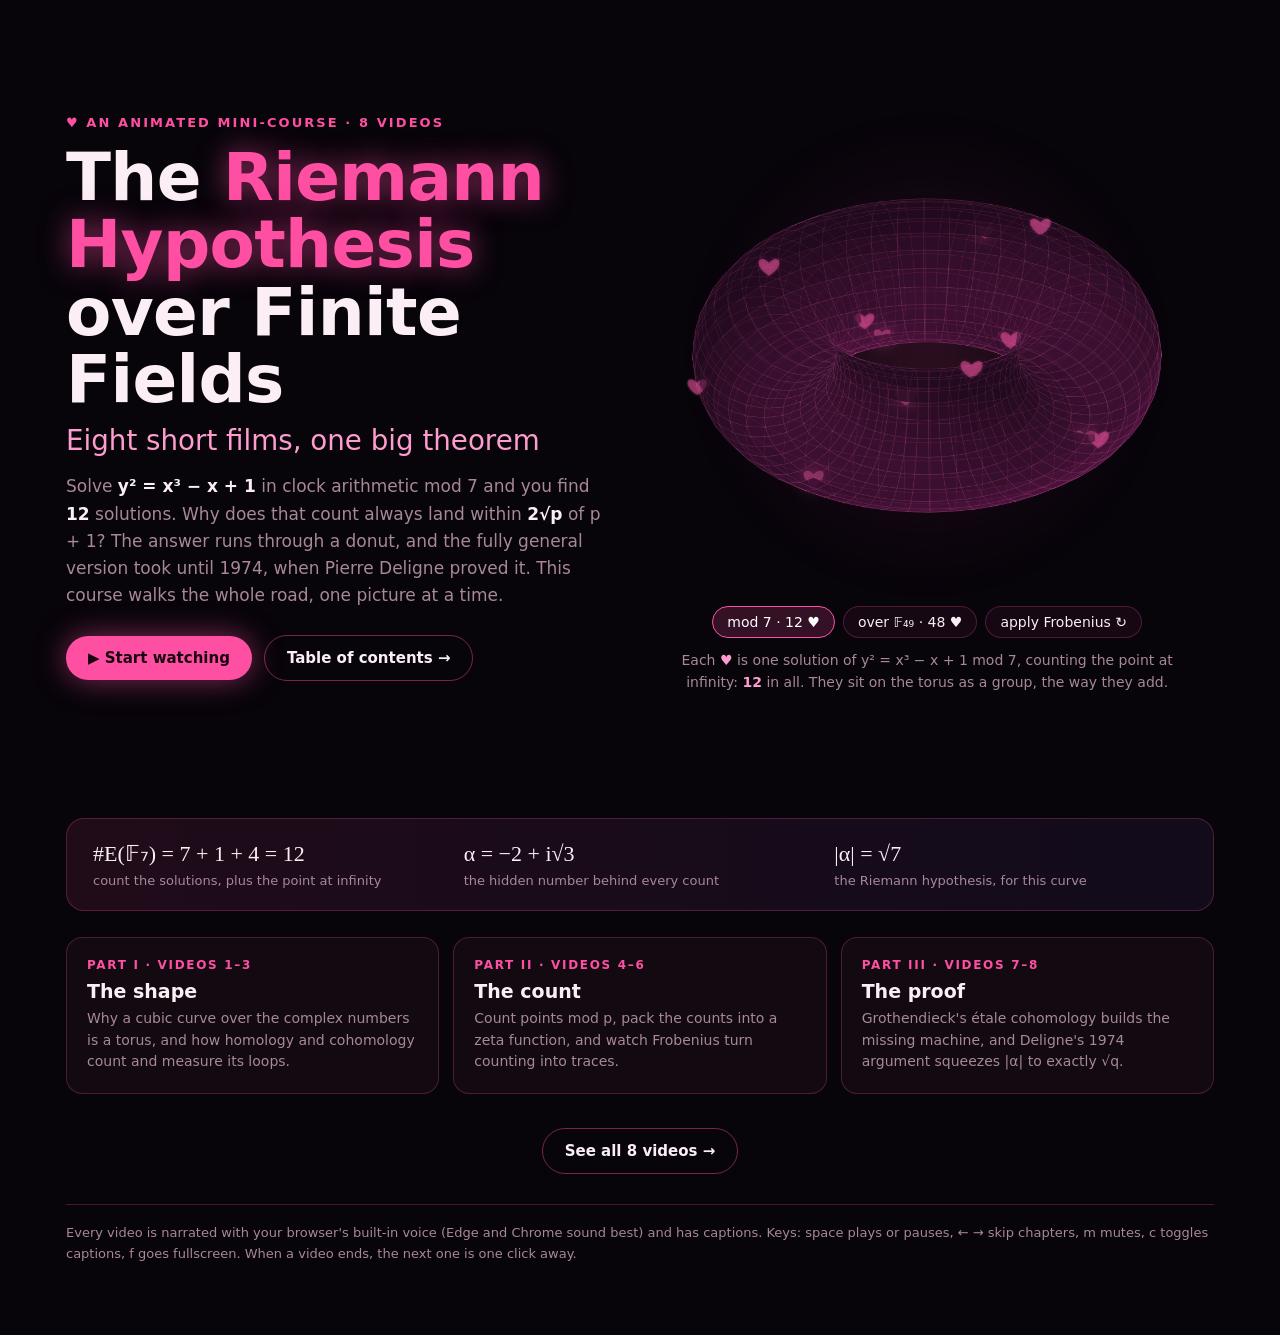
<file: index.html>
<!doctype html>
<html lang="en">
<head>
<meta charset="utf-8">
<meta name="viewport" content="width=device-width, initial-scale=1">
<title>The Riemann Hypothesis over Finite Fields</title>
<link rel="stylesheet" href="_shared/player.css">
<script src="_shared/player.js"></script>
<style>
  body { background: #07040a; }
  main.home { max-width: 1180px; }
  .stage {
    display: grid; grid-template-columns: minmax(0, 1fr) minmax(0, 1.05fr); gap: 28px; align-items: center;
    padding: 34px 0 10px; min-height: min(88vh, 760px);
  }
  @media (max-width: 860px) { .stage { grid-template-columns: 1fr; padding-top: 18px; } }
  .kicker { color: var(--pink); font-size: 13px; letter-spacing: 0.16em; text-transform: uppercase; font-weight: 600; }
  h1.title { font-size: clamp(36px, 5.4vw, 66px); line-height: 1.02; margin: 14px 0 18px; color: var(--text); letter-spacing: -0.01em; }
  h1.title em { font-style: normal; color: var(--pink); text-shadow: 0 0 30px rgba(255, 79, 163, 0.6); }
  h1.title small { display: block; font-size: 0.42em; font-weight: 500; color: var(--soft); margin-top: 14px; letter-spacing: 0; }
  .lede { color: var(--muted); font-size: 17px; line-height: 1.6; max-width: 540px; margin: 0 0 26px; }
  .lede b { color: var(--text); font-weight: 600; }
  .ctas { display: flex; gap: 12px; flex-wrap: wrap; align-items: center; }
  .btn { display: inline-flex; align-items: center; gap: 8px; padding: 13px 22px; border-radius: 999px; font-weight: 700; text-decoration: none; font-size: 15px; }
  .btn.primary { background: var(--pink); color: #1a0610; box-shadow: 0 0 30px rgba(255, 79, 163, 0.5); }
  .btn.primary:hover { filter: brightness(1.1); }
  .btn.ghost { color: var(--text); border: 1px solid rgba(255, 79, 163, 0.45); }
  .btn.ghost:hover { border-color: var(--pink); background: rgba(255, 79, 163, 0.08); }
  .resume { color: var(--muted); font-size: 13px; margin-top: 12px; min-height: 1.2em; }

  .viz { position: relative; }
  .viz canvas { width: 100%; aspect-ratio: 1 / 0.86; display: block; cursor: grab; }
  .viz canvas:active { cursor: grabbing; }
  .chips { display: flex; gap: 8px; flex-wrap: wrap; justify-content: center; margin-top: 4px; }
  .chip { background: rgba(255, 79, 163, 0.06); color: var(--text); border: 1px solid var(--line); border-radius: 999px; padding: 7px 14px; font: inherit; font-size: 14px; cursor: pointer; }
  .chip[aria-pressed="true"] { border-color: var(--pink); background: rgba(255, 79, 163, 0.18); color: #fff; }
  .chip:hover { border-color: var(--pink); }
  .viz-cap { text-align: center; color: var(--muted); font-size: 14px; line-height: 1.55; margin: 12px auto 0; max-width: 520px; min-height: 4.6em; }
  .viz-cap b { color: var(--soft); }

  .ribbon {
    margin: 38px 0 0; padding: 22px 26px; border-radius: 18px;
    background: linear-gradient(90deg, rgba(255, 79, 163, 0.10), rgba(160, 120, 255, 0.07));
    border: 1px solid var(--line);
    display: grid; grid-template-columns: repeat(auto-fit, minmax(220px, 1fr)); gap: 18px;
  }
  .ribbon div { font-family: "Cambria Math", "STIX Two Math", "Times New Roman", serif; font-size: 22px; color: var(--text); }
  .ribbon span { display: block; font-family: inherit; font-size: 13px; color: var(--muted); margin-top: 6px; font-family: "Segoe UI", system-ui, sans-serif; }

  .acts { display: grid; grid-template-columns: repeat(auto-fit, minmax(240px, 1fr)); gap: 14px; margin: 26px 0 0; }
  .act { padding: 20px; border-radius: 16px; background: var(--panel); border: 1px solid var(--line); }
  .act .n { color: var(--pink); font-size: 12px; letter-spacing: 0.14em; text-transform: uppercase; font-weight: 700; }
  .act h3 { margin: 8px 0 6px; font-size: 19px; }
  .act p { margin: 0; color: var(--muted); font-size: 14px; line-height: 1.55; }
  .toc-link { display: flex; justify-content: center; margin: 34px 0 10px; }
  footer { margin-top: 30px; color: var(--muted); font-size: 13px; line-height: 1.6; border-top: 1px solid var(--line); padding: 18px 0 30px; }
</style>
</head>
<body>
<main class="home">
  <section class="stage">
    <div>
      <div class="kicker">♥ an animated mini-course · 8 videos</div>
      <h1 class="title">The <em>Riemann Hypothesis</em><br>over Finite Fields<small>Eight short films, one big theorem</small></h1>
      <p class="lede">Solve <b>y² = x³ − x + 1</b> in clock arithmetic mod 7 and you find <b>12</b> solutions. Why does that count always land within <b>2√p</b> of p + 1? The answer runs through a donut, and the fully general version took until 1974, when Pierre Deligne proved it. This course walks the whole road, one picture at a time.</p>
      <div class="ctas">
        <a class="btn primary" id="cta" href="elliptic-curve-torus/index.html">▶ Start watching</a>
        <a class="btn ghost" href="contents.html">Table of contents →</a>
      </div>
      <div class="resume" id="resume"></div>
    </div>

    <div class="viz">
      <canvas id="torus" width="1000" height="860" aria-label="A rotating torus covered in hearts, one for each solution of the curve over a finite field"></canvas>
      <div class="chips" role="group" aria-label="Choose a field">
        <button class="chip" id="f7" type="button" aria-pressed="true">mod 7 · 12 ♥</button>
        <button class="chip" id="f49" type="button" aria-pressed="false">over 𝔽₄₉ · 48 ♥</button>
        <button class="chip" id="frob" type="button" aria-pressed="false">apply Frobenius ↻</button>
      </div>
      <p class="viz-cap" id="cap"></p>
    </div>
  </section>

  <div class="ribbon">
    <div>#E(𝔽₇) = 7 + 1 + 4 = 12<span>count the solutions, plus the point at infinity</span></div>
    <div>α = −2 + i√3<span>the hidden number behind every count</span></div>
    <div>|α| = √7<span>the Riemann hypothesis, for this curve</span></div>
  </div>

  <div class="acts">
    <div class="act"><div class="n">Part I · videos 1–3</div><h3>The shape</h3><p>Why a cubic curve over the complex numbers is a torus, and how homology and cohomology count and measure its loops.</p></div>
    <div class="act"><div class="n">Part II · videos 4–6</div><h3>The count</h3><p>Count points mod p, pack the counts into a zeta function, and watch Frobenius turn counting into traces.</p></div>
    <div class="act"><div class="n">Part III · videos 7–8</div><h3>The proof</h3><p>Grothendieck's étale cohomology builds the missing machine, and Deligne's 1974 argument squeezes |α| to exactly √q.</p></div>
  </div>

  <div class="toc-link"><a class="btn ghost" href="contents.html">See all 8 videos →</a></div>

  <footer>
    Every video is narrated with your browser's built-in voice (Edge and Chrome sound best) and has captions. Keys: space plays or pauses, ← → skip chapters, m mutes, c toggles captions, f goes fullscreen. When a video ends, the next one is one click away.
  </footer>
</main>

<script>
(() => {
  // ── continue where you left off ──
  try {
    const seen = JSON.parse(localStorage.getItem('course-seen') || '{}');
    const done = COURSE.filter((c) => seen[c.slug]).length;
    const nextUp = COURSE.find((c) => c.ready && !seen[c.slug]);
    if (done > 0 && nextUp) {
      const cta = document.getElementById('cta');
      cta.href = `${nextUp.slug}/index.html`;
      cta.textContent = `▶ Continue: ${nextUp.title}`;
      document.getElementById('resume').textContent = `${done} of ${COURSE.length} watched`;
    } else if (done === COURSE.length) {
      document.getElementById('resume').textContent = 'All 8 watched ♥';
    }
  } catch (e) { /* storage unavailable: fine */ }

  // ── the torus ──
  // Points are placed by their group structure, as torsion points of the complex torus:
  // E(𝔽₄₉) ≅ ℤ/12 × ℤ/4 sits as the grid (i/12, j/4); E(𝔽₇) ≅ ℤ/12 is the cyclic subgroup
  // generated by e = (1/12, 1/4). With f = (0, 1/4), "Frobenius" here is the involution
  // e ↦ e, f ↦ 3e − f, whose fixed points are exactly the 12 points of E(𝔽₇).
  const cv = document.getElementById('torus');
  const g = cv.getContext('2d');
  const CW = cv.width, CH = cv.height;
  const TAU = Math.PI * 2;
  const R = 1, r = 0.44, NU = 56, NV = 24;

  const hearts = [];
  for (let i = 0; i < 12; i++) for (let j = 0; j < 4; j++) {
    const y = ((j - i) % 4 + 4) % 4;            // (i, j) = i·e + y·f   with e=(1,1), f=(0,1)
    const x = i;
    const inBase = y === 0;
    // σ(x e + y f) = (x + 3y) e − y f
    const sx = ((x + 3 * y) % 12 + 12) % 12, sy = ((-y) % 4 + 4) % 4;
    const ti = sx, tj = ((sx + sy) % 4 + 4) % 4;   // back to grid coordinates
    hearts.push({ u: i / 12, v: j / 4, base: inBase, tu: ti / 12, tv: tj / 4, phase: Math.random() * TAU });
  }

  let mode = 7, show49 = 0, frobT = 1, frobDir = 0;
  let yaw = 0.6, pitch = 1.02, dragging = false, lx = 0, ly = 0, spin = 0.12;
  const light = (() => { const l = [-0.4, -0.6, 0.7], n = Math.hypot(...l); return l.map((c) => c / n); })();

  const pt = (u, v) => {
    const th = TAU * u, ph = TAU * v;
    const x = (R + r * Math.cos(ph)) * Math.cos(th), y = (R + r * Math.cos(ph)) * Math.sin(th), z = r * Math.sin(ph);
    const nx = Math.cos(ph) * Math.cos(th), ny = Math.cos(ph) * Math.sin(th), nz = Math.sin(ph);
    return [x, y, z, nx, ny, nz];
  };
  const rot = (x, y, z) => {
    const cy = Math.cos(yaw), sy = Math.sin(yaw);
    const x1 = cy * x - sy * y, y1 = sy * x + cy * y;
    const cp = Math.cos(pitch), sp = Math.sin(pitch);
    return [x1, cp * y1 - sp * z, sp * y1 + cp * z];
  };
  const S = () => Math.min(CW, CH) * 0.33;
  const proj = (p) => [CW / 2 + p[0] * S(), CH / 2 + p[1] * S() * 1.0, p[2]];

  const heartPath = (x, y, s) => {
    g.beginPath();
    g.moveTo(x, y + s * 0.35);
    g.bezierCurveTo(x - s * 1.1, y - s * 0.35, x - s * 0.55, y - s * 1.05, x, y - s * 0.45);
    g.bezierCurveTo(x + s * 0.55, y - s * 1.05, x + s * 1.1, y - s * 0.35, x, y + s * 0.35);
    g.closePath();
  };

  const wrapLerp = (a, b, k) => { let d = b - a; d -= Math.round(d); return a + d * k; };

  let last = performance.now();
  const frame = (now) => {
    const dt = Math.min(0.05, (now - last) / 1000); last = now;
    if (!dragging) yaw += spin * dt;
    show49 += ((mode === 49 ? 1 : 0) - show49) * Math.min(1, dt * 3.5);
    if (frobDir) { frobT = Math.min(1, frobT + dt / 1.6); if (frobT >= 1) frobDir = 0; }

    g.clearRect(0, 0, CW, CH);
    const glow = g.createRadialGradient(CW / 2, CH / 2, 20, CW / 2, CH / 2, CH * 0.5);
    glow.addColorStop(0, 'rgba(255,79,163,0.14)'); glow.addColorStop(0.7, 'rgba(255,79,163,0.03)'); glow.addColorStop(1, 'rgba(255,79,163,0)');
    g.fillStyle = glow; g.fillRect(0, 0, CW, CH);

    const items = [];
    for (let a = 0; a < NU; a++) for (let b = 0; b < NV; b++) {
      const c = [pt(a / NU, b / NV), pt((a + 1) / NU, b / NV), pt((a + 1) / NU, (b + 1) / NV), pt(a / NU, (b + 1) / NV)];
      const P = c.map((q) => proj(rot(q[0], q[1], q[2])));
      const m = pt((a + 0.5) / NU, (b + 0.5) / NV);
      const n = rot(m[3], m[4], m[5]);
      const z = (P[0][2] + P[1][2] + P[2][2] + P[3][2]) / 4;
      items.push({ z, kind: 'q', P, n });
    }
    hearts.forEach((h, k) => {
      if (!h.base && show49 < 0.02) return;
      let u = h.u, v = h.v;
      if (!h.base) {
        const kk = frobDir || frobT < 1 ? (1 - Math.cos(Math.PI * frobT)) / 2 : 0;
        const fromU = h.from ? h.from[0] : h.u, fromV = h.from ? h.from[1] : h.v;
        const toU = h.to ? h.to[0] : h.u, toV = h.to ? h.to[1] : h.v;
        u = wrapLerp(fromU, toU, kk); v = wrapLerp(fromV, toV, kk);
      }
      const q = pt(u, v);
      // lift the heart slightly off the surface so it sits on top
      const lift = 1.06;
      const P = proj(rot(q[0] + q[3] * r * (lift - 1), q[1] + q[4] * r * (lift - 1), q[2] + q[5] * r * (lift - 1)));
      const n = rot(q[3], q[4], q[5]);
      items.push({ z: P[2] + 0.02, kind: 'h', P, n, h });
    });
    items.sort((A, B) => A.z - B.z);   // far (small z) first; viewer looks down −z… so larger z drawn later

    for (const it of items) {
      if (it.kind === 'q') {
        const facing = -it.n[2];
        const lam = Math.max(0, it.n[0] * light[0] + it.n[1] * light[1] + it.n[2] * -light[2]);
        const lv = 0.18 + 0.82 * Math.max(0, -(it.n[0] * light[0] + it.n[1] * light[1] + it.n[2] * light[2]));
        const R0 = Math.round(22 + 78 * lv), G0 = Math.round(8 + 16 * lv), B0 = Math.round(22 + 56 * lv);
        g.beginPath();
        g.moveTo(it.P[0][0], it.P[0][1]);
        for (let s = 1; s < 4; s++) g.lineTo(it.P[s][0], it.P[s][1]);
        g.closePath();
        g.fillStyle = `rgba(${R0},${G0},${B0},${facing > 0 ? 0.9 : 0.55})`;
        g.fill();
        g.strokeStyle = `rgba(255,110,185,${facing > 0 ? 0.16 + 0.34 * lv : 0.08})`;
        g.lineWidth = 1;
        g.stroke();
        void lam;
      } else {
        const h = it.h, front = -it.n[2] > -0.05;
        const pulse = 1 + 0.08 * Math.sin(now / 420 + h.phase);
        const depthScale = 0.75 + 0.35 * (it.P[2] + 1.5) / 3;
        const alpha = (h.base ? 1 : show49) * (front ? 1 : 0.35);
        const s = (h.base ? 30 : 23) * pulse * depthScale * (h.base ? 1 : (0.4 + 0.6 * show49));
        g.save();
        g.globalAlpha = alpha;
        g.shadowColor = h.base ? 'rgba(255,79,163,0.95)' : 'rgba(200,160,255,0.9)';
        g.shadowBlur = front ? 26 : 4;
        heartPath(it.P[0], it.P[1], s);
        g.fillStyle = h.base ? '#ff5fb0' : '#dcc4ff';
        g.fill();
        g.restore();
      }
    }
    requestAnimationFrame(frame);
  };
  requestAnimationFrame(frame);

  // drag to rotate
  const pos = (e) => (e.touches ? e.touches[0] : e);
  const down = (e) => { dragging = true; const p = pos(e); lx = p.clientX; ly = p.clientY; };
  const move = (e) => {
    if (!dragging) return;
    const p = pos(e);
    yaw += (p.clientX - lx) * 0.008;
    pitch = Math.max(0.15, Math.min(1.45, pitch + (p.clientY - ly) * 0.006));
    lx = p.clientX; ly = p.clientY;
    if (e.cancelable) e.preventDefault();
  };
  const up = () => { dragging = false; };
  cv.addEventListener('mousedown', down); addEventListener('mousemove', move); addEventListener('mouseup', up);
  cv.addEventListener('touchstart', down, { passive: true }); cv.addEventListener('touchmove', move, { passive: false }); addEventListener('touchend', up);

  // controls + captions
  const cap = document.getElementById('cap');
  const b7 = document.getElementById('f7'), b49 = document.getElementById('f49'), bF = document.getElementById('frob');
  const CAPS = {
    7: 'Each <b>♥</b> is one solution of y² = x³ − x + 1 mod 7, counting the point at infinity: <b>12</b> in all. They sit on the torus as a group, the way they add.',
    49: 'Over the field with 49 elements the count grows to <b>48</b>. The original 12 are still here; <b>36 new</b> hearts appear. Now press Frobenius.',
    frob: 'Frobenius raises every coordinate to the 7th power. It swaps the 36 new hearts in pairs and leaves exactly the <b>12</b> pink ones fixed. Counting fixed points with traces is the whole course in one move.',
  };
  const setMode = (m) => {
    mode = m;
    b7.setAttribute('aria-pressed', String(m === 7));
    b49.setAttribute('aria-pressed', String(m === 49));
    cap.innerHTML = CAPS[m];
  };
  b7.addEventListener('click', () => setMode(7));
  b49.addEventListener('click', () => setMode(49));
  bF.addEventListener('click', () => {
    if (mode !== 49) setMode(49);
    // each non-base heart glides to its Frobenius partner (and back on the next press)
    hearts.forEach((h) => {
      if (h.base) return;
      const cur = h.to ? h.to : [h.u, h.v];
      const fromIsHome = Math.abs(cur[0] - h.u) < 1e-9 && Math.abs(cur[1] - h.v) < 1e-9;
      h.from = cur;
      h.to = fromIsHome ? [h.tu, h.tv] : [h.u, h.v];
    });
    frobT = 0; frobDir = 1;
    cap.innerHTML = CAPS.frob;
  });
  setMode(7);
})();
</script>
</body>
</html>
</file>
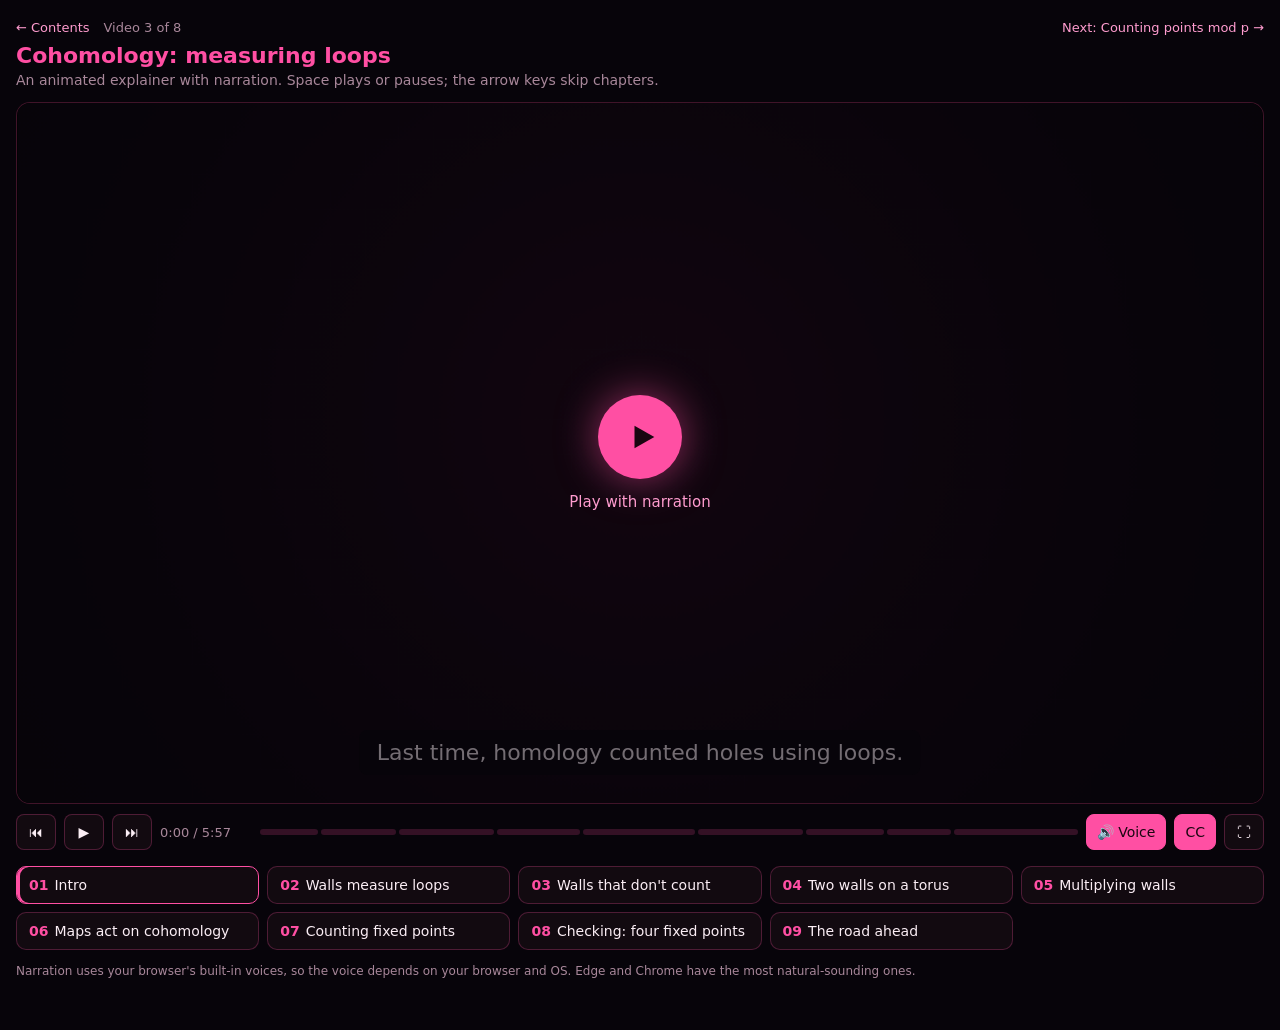
<file: cohomology-measuring-loops/index.html>
<!doctype html>
<html lang="en">
<head>
<meta charset="utf-8">
<meta name="viewport" content="width=device-width, initial-scale=1">
<title>Measuring Loops</title>
<link rel="stylesheet" href="../_shared/player.css">
<script src="../_shared/player.js"></script>
</head>
<body>
<script>
// ───────────────────────────── scene art ─────────────────────────────
const range = (N, f) => Array.from({ length: N + 1 }, (_, k) => f(k / N));
const mod1 = (x) => ((x % 1) + 1) % 1;
const LOOPC = '#ffd6ec';                 // light pink: loops being measured
const sway = (t, base) => base + 0.35 * Math.sin(t * 0.35);

// The plane with a hole, used in the first scenes.
const HC = [460, 370], HR = 42;
const RAY = [[HC[0] + HR, HC[1]], [800, HC[1]]];
function hole(a) {
  dot(...HC, HR, COL.bg, a);
  ring(...HC, HR, COL.pink, 0.7 * a, 2);
  txt('hole', HC[0], HC[1], { size: 17, color: COL.dim, alpha: a });
}
// A loop around (cx, cy), counterclockwise on screen, starting at the top.
// rFn(θ) gives the radius; turns = how many times it goes around.
function loopPts(cx, cy, rFn, turns = 1, N = 240) {
  return range(N, (s) => {
    const th = Math.PI / 2 + TAU * turns * s;
    const r = typeof rFn === 'number' ? rFn : rFn(th);
    return [cx + r * Math.cos(th), cy - r * Math.sin(th)];
  });
}
// Signed crossings of a loop with a wall (both polylines). +1 when the loop crosses
// the wall from its right side to its left (counterclockwise around the hole for RAY).
function crossings(loop, wall) {
  const ev = [];
  for (let i = 0; i + 1 < loop.length; i++) {
    const p = loop[i], r = [loop[i + 1][0] - p[0], loop[i + 1][1] - p[1]];
    for (let j = 0; j + 1 < wall.length; j++) {
      const q = wall[j], s = [wall[j + 1][0] - q[0], wall[j + 1][1] - q[1]];
      const den = r[0] * s[1] - r[1] * s[0];
      if (Math.abs(den) < 1e-9) continue;
      const qp = [q[0] - p[0], q[1] - p[1]];
      const t = (qp[0] * s[1] - qp[1] * s[0]) / den;
      const u = (qp[0] * r[1] - qp[1] * r[0]) / den;
      if (t >= 0 && t < 1 && u >= 0 && u < 1) {
        ev.push({ i, x: p[0] + t * r[0], y: p[1] + t * r[1], sign: -Math.sign(s[0] * r[1] - s[1] * r[0]) });
      }
    }
  }
  return ev;
}
// Draw a loop traced up to fraction q, with a moving head and flashes at crossings.
function traceWithCount(loop, events, q, color, a = 1) {
  const n = Math.floor(q * (loop.length - 1));
  polyline(loop.slice(0, n + 1), color, 4, a, 10);
  if (q > 0 && q < 1) dot(...loop[n], 8, color, a, 14);
  const seen = events.filter((e) => e.i < n);
  for (const e of seen) {
    const age = (n - e.i) / loop.length;
    if (age < 0.12 && q < 1) {
      ring(e.x, e.y, 10 + 140 * age, e.sign > 0 ? COL.pink : COL.lav, (1 - age / 0.12) * a, 3);
      txt(e.sign > 0 ? '+1' : '−1', e.x + 22, e.y - 22, { size: 22, weight: 700, color: e.sign > 0 ? COL.pink : COL.lav, alpha: (1 - age / 0.12) * a });
    }
  }
  return seen;
}
const tally = (seen) => {
  if (!seen.length) return '0';
  const total = seen.reduce((n, e) => n + e.sign, 0);
  return seen.length === 1 ? String(total) : `${seen.map((e) => (e.sign > 0 ? '+1' : '−1')).join(' ')} = ${String(total).replace('-', '−')}`;
};
function dashed(pts, c, w, a, dash = [10, 8]) {
  if (a <= 0) return;
  ctx.save();
  ctx.setLineDash(dash);
  polyline(pts, c, w, a, 8);
  ctx.restore();
}

// The glued square, in screen space.
function square(S0, SZ, a, fillA = 0.14) {
  const sq = (u, v) => [S0[0] + u * SZ, S0[1] + SZ - v * SZ];
  if (a > 0) {
    ctx.save();
    ctx.globalAlpha = a; ctx.fillStyle = `rgba(255,79,163,${fillA})`;
    ctx.fillRect(S0[0], S0[1], SZ, SZ);
    ctx.restore();
  }
  arrow(...sq(0, 0), ...sq(1, 0), COL.white, 2, a * 0.6, 1);
  arrow(...sq(0, 1), ...sq(1, 1), COL.white, 2, a * 0.6, 1);
  arrow(...sq(0, 0), ...sq(0, 1), COL.lav, 2, a * 0.6, 2);
  arrow(...sq(1, 0), ...sq(1, 1), COL.lav, 2, a * 0.6, 2);
  return sq;
}
// A 2×2 matrix with brackets.
function matrix(cx, cy, m, a, color = COL.white) {
  if (a <= 0) return;
  const w = 150, h = 100;
  ctx.save();
  ctx.globalAlpha = a; ctx.strokeStyle = color; ctx.lineWidth = 3;
  for (const sgn of [-1, 1]) {
    const x = cx + sgn * w / 2;
    ctx.beginPath();
    ctx.moveTo(x - sgn * 12, cy - h / 2); ctx.lineTo(x, cy - h / 2); ctx.lineTo(x, cy + h / 2); ctx.lineTo(x - sgn * 12, cy + h / 2);
    ctx.stroke();
  }
  ctx.restore();
  for (let r = 0; r < 2; r++) for (let c = 0; c < 2; c++) {
    txt(m[r][c], cx + (c - 0.5) * 70, cy + (r - 0.5) * 44, { size: 34, font: MATH, color, alpha: a });
  }
}

// ───────────────────────────── scenes ─────────────────────────────
const scenes = [
  {
    title: 'Intro',
    text: "Last time, homology counted holes using loops. Cohomology flips the point of view. Instead of studying the loops themselves, we study measurements of loops: rules that assign a number to every loop, like counting how often it crosses this dashed wall. It sounds like a small change, but it's the version Grothendieck needed, and you'll see why at the end.",
    draw(p) {
      txt('Cohomology', 640, 92, { size: 60, weight: 700, color: COL.pink, glow: 22, alpha: ease(seg(p, 0.0, 0.08)) });
      const la = ease(seg(p, 0.05, 0.15)), ra = ease(seg(p, 0.25, 0.35));
      panel(80, 150, 520, 400, 'homology: the loops', la);
      panel(680, 150, 520, 400, 'cohomology: measuring the loops', ra);
      const L = [340, 360], R = [940, 360];
      dot(...L, 30, COL.bg, la); ring(...L, 30, COL.pink, 0.7 * la);
      polyline(loopPts(...L, 105), LOOPC, 4, la, 10);
      dot(...R, 30, COL.bg, ra); ring(...R, 30, COL.pink, 0.7 * ra);
      polyline(loopPts(...R, 105), LOOPC, 4, ra, 10);
      dashed([[R[0] + 30, R[1]], [1180, R[1]]], COL.lav, 4, ease(seg(p, 0.47, 0.54)));
      txt('crosses the wall once  →  1', 940, 510, { size: 24, color: COL.lav, alpha: ease(seg(p, 0.55, 0.62)) });
      txt('a loop', 340, 510, { size: 24, color: LOOPC, alpha: la });
    },
  },
  {
    title: 'Walls measure loops',
    text: "Here's the simplest measurement. Take the plane with a hole, and draw a wall from the hole out to infinity. Now, for any loop, count how many times it crosses the wall: plus one going counterclockwise, minus one going back. This loop crosses the wall twice, once each way, so it measures zero. This one goes around the hole once: it measures one. And this one winds around twice, so it measures two. The wall measures winding around the hole.",
    draw(p) {
      const a0 = ease(seg(p, 0.02, 0.08));
      panel(60, 110, 760, 500, 'a plane with a hole', a0);
      hole(a0);
      dashed(RAY, COL.lav, 4, ease(seg(p, 0.1, 0.18)));
      txt('wall', 760, 345, { size: 20, color: COL.lav, alpha: ease(seg(p, 0.14, 0.2)) });
      const loops = [
        { pts: loopPts(650, 370, 85), a: 0.47, b: 0.58, y: 250, name: 'loop 1' },
        { pts: loopPts(...HC, 130), a: 0.65, b: 0.73, y: 340, name: 'loop 2' },
        { pts: loopPts(...HC, (th) => 115 + 55 * Math.sin((th - Math.PI / 2) / 4), 2, 420), a: 0.77, b: 0.85, y: 430, name: 'loop 3' },
      ];
      for (const L of loops) {
        if (p < L.a) continue;
        const done = p > L.b + 0.02;
        const next = loops[loops.indexOf(L) + 1];
        const dim = next && p > next.a ? 0.25 : 1;
        L.ev = L.ev || crossings(L.pts, RAY);
        const seen = traceWithCount(L.pts, L.ev, ease(seg(p, L.a, L.b)), LOOPC, dim);
        txt(`${L.name}:`, 900, L.y, { size: 24, align: 'left', color: COL.soft, alpha: 1 });
        txt(tally(seen), 1010, L.y, { size: 28, align: 'left', font: MATH, weight: done ? 700 : 400, alpha: 1 });
      }
      txt('+1 = counterclockwise', 1050, 160, { size: 18, color: COL.dim, alpha: ease(seg(p, 0.37, 0.43)) });
      txt('the wall measures winding', 1050, 530, { size: 26, weight: 700, color: COL.pink, glow: 14, alpha: ease(seg(p, 0.87, 0.92)) });
    },
  },
  {
    title: "Walls that don't count",
    text: "Not every wall measures something interesting. Draw a wall that closes up around a region. Any loop that crosses into the region has to cross back out, so this wall measures zero for every loop. Walls like this, which enclose a region, are called coboundaries. Two walls add by drawing both: their crossings just add up. So adding a coboundary to a wall never changes what it measures. And you can bend or slide a wall without changing any of its measurements, just like loops. So the first cohomology group is walls, modulo walls that enclose regions. It's homology, turned inside out.",
    draw(p) {
      const a0 = ease(seg(p, 0.0, 0.05));
      panel(60, 110, 760, 500, '', a0);
      hole(a0);
      // part 1: a closed wall around a region
      const CW = [285, 370], CR = 68;
      const closed = range(120, (s) => [CW[0] + CR * Math.cos(TAU * s), CW[1] - CR * Math.sin(TAU * s)]);
      const fade1 = 1 - ease(seg(p, 0.6, 0.64));
      fillPath(closed, COL.lav, 0.15 * ease(seg(p, 0.08, 0.16)) * fade1);
      dashed(closed, COL.lav, 4, ease(seg(p, 0.06, 0.14)) * fade1);
      const big = loopPts(...HC, 175);
      const evC = crossings(big, closed);
      const fadeA = 1 - ease(seg(p, 0.46, 0.5));
      if (p > 0.14 && p < 0.5) {
        const seen = traceWithCount(big, evC, ease(seg(p, 0.14, 0.27)), LOOPC, fadeA);
        txt('closed wall:', 900, 230, { size: 24, align: 'left', color: COL.soft, alpha: fadeA });
        txt(tally(seen), 1050, 230, { size: 28, align: 'left', font: MATH, alpha: fadeA });
      }
      // ray + closed wall together: the tally is still 1
      if (p > 0.52 && p < 0.64) {
        const evB = evC.concat(crossings(big, RAY)).sort((x, y) => x.i - y.i);
        const seen = traceWithCount(big, evB, ease(seg(p, 0.52, 0.6)), LOOPC, fade1);
        txt('ray + circle:', 880, 230, { size: 24, align: 'left', color: COL.soft, alpha: fade1 });
        txt(tally(seen), 1030, 230, { size: 28, align: 'left', font: MATH, alpha: fade1 });
      }
      const notes = (a) => fade(p, a, a + 0.04, 0.64, 0.68);
      txt('in, then out: always 0', 1040, 300, { size: 24, color: COL.lav, alpha: notes(0.25) });
      txt('a coboundary', 1040, 345, { size: 28, weight: 700, color: COL.lav, alpha: notes(0.41) });
      txt('add walls: draw both, crossings add up', 1040, 400, { size: 20, color: COL.soft, alpha: notes(0.44) });
      txt('+ a coboundary: nothing changes', 1040, 432, { size: 20, color: COL.soft, alpha: notes(0.52) });
      // part 2: bend the wall, the measurement doesn't change
      const amp = ease(seg(p, 0.64, 0.72));
      const wall = range(120, (s) => {
        const x = lerp(RAY[0][0], RAY[1][0], s);
        const taper = Math.min(1, s * 6);
        return [x, HC[1] + amp * 75 * taper * Math.sin(s * TAU * 1.25)];
      });
      dashed(wall, COL.lav, 4, ease(seg(p, 0.5, 0.53)));
      if (p > 0.66) {
        const lp = loopPts(...HC, 130);
        const seen = traceWithCount(lp, crossings(lp, wall), ease(seg(p, 0.66, 0.76)), LOOPC);
        txt('bent wall:', 900, 230, { size: 24, align: 'left', color: COL.soft });
        txt(tally(seen), 1030, 230, { size: 28, align: 'left', font: MATH });
      }
      txt('bend it: same answer', 1040, 300, { size: 24, color: COL.lav, alpha: ease(seg(p, 0.74, 0.78)) });
      txt('H¹ = walls / walls around regions', 1040, 430, { size: 25, weight: 700, color: COL.pink, glow: 14, alpha: ease(seg(p, 0.79, 0.84)) });
      txt('homology, turned inside out', 1040, 480, { size: 22, color: COL.soft, alpha: ease(seg(p, 0.9, 0.95)) });
    },
  },
  {
    title: 'Two walls on a torus',
    text: 'On the torus, we need two walls. On the glued square, draw one vertical wall and one horizontal wall. Now take the loop that winds three times one way and twice the other. Count its crossings. It crosses the vertical wall three times, and the horizontal wall twice. So the two walls read off exactly the two numbers, three and two, that describe the loop. Every measurement is a combination of these two. The first cohomology of the torus is Z squared, a mirror image of its homology.',
    draw(p) {
      const S0 = [120, 165], SZ = 400;
      const sq = square(S0, SZ, ease(seg(p, 0.03, 0.1)));
      const wa = ease(seg(p, 0.12, 0.2)), wb = ease(seg(p, 0.16, 0.24));
      dashed([sq(0.5, 0), sq(0.5, 1)], COL.lav, 4, wa);
      dashed([sq(0, 0.5), sq(1, 0.5)], COL.white, 4, wb);
      // the (3, 2) loop, starting at (u0, v0)
      const u0 = 0.1, v0 = 0.2, q = ease(seg(p, 0.3, 0.6));
      const segs = [[]];
      let prev = null;
      for (let k = 0; k <= 400; k++) {
        const s = (q * k) / 400;
        const u = mod1(u0 + 3 * s), v = mod1(v0 + 2 * s);
        if (prev && (Math.abs(u - prev[0]) > 0.5 || Math.abs(v - prev[1]) > 0.5)) segs.push([]);
        segs[segs.length - 1].push(sq(u, v));
        prev = [u, v];
      }
      for (const sgm of segs) polyline(sgm, LOOPC, 4, 1, 10);
      if (q > 0 && q < 1) dot(...sq(mod1(u0 + 3 * q), mod1(v0 + 2 * q)), 8, LOOPC, 1, 14);
      // crossings of the vertical wall u = 0.5 and the horizontal wall v = 0.5
      const cu = [0, 1, 2].map((k) => (0.5 + k - u0) / 3), cv = [0, 1].map((k) => (0.5 + k - v0) / 2);
      for (const s of cu) if (q > s && q - s < 0.12) ring(...sq(0.5, mod1(v0 + 2 * s)), 10 + 150 * (q - s), COL.lav, 1 - (q - s) / 0.12, 3);
      for (const s of cv) if (q > s && q - s < 0.12) ring(...sq(mod1(u0 + 3 * s), 0.5), 10 + 150 * (q - s), COL.white, 1 - (q - s) / 0.12, 3);
      const nu = cu.filter((s) => q > s).length, nv = cv.filter((s) => q > s).length;
      const RX = 900, ca = ease(seg(p, 0.26, 0.32));
      txt('vertical wall', RX, 190, { size: 24, color: COL.lav, alpha: ca });
      txt('counts trips around the hole', RX, 222, { size: 19, color: COL.dim, alpha: ca });
      txt(String(nu), RX, 280, { size: 64, font: MATH, weight: 700, color: COL.lav, alpha: ca });
      txt('horizontal wall', RX, 360, { size: 24, color: COL.white, alpha: ca });
      txt('counts trips around the tube', RX, 392, { size: 19, color: COL.dim, alpha: ca });
      txt(String(nv), RX, 450, { size: 64, font: MATH, weight: 700, alpha: ca });
      txt('loop 3b + 2a  ↦  (3, 2)', RX, 530, { size: 26, font: MATH, color: COL.soft, alpha: fade(p, 0.62, 0.68, 0.84, 0.87) });
      txt('H¹(torus) = ℤ²', RX, 530, { size: 34, font: MATH, weight: 700, color: COL.pink, glow: 16, alpha: ease(seg(p, 0.87, 0.93)) });
    },
  },
  {
    title: 'Multiplying walls',
    text: "Cohomology can do something homology can't do easily: multiply. Put the two walls on the torus, and call the vertical wall alpha and the horizontal wall beta. Notice the swap: alpha, which counted trips around the hole, is itself a circle around the tube, and beta is a circle around the hole. They cross at exactly one point. In general, two walls, each a curve on a two-dimensional surface, meet in points. Walls measure loops; points measure surfaces: count how many times a surface covers that point. The crossing point is the product of the two walls, written alpha cup beta. Every measurement of a surface is a whole-number multiple of this one, so H two of the torus is Z.",
    draw(p, t) {
      const U = 0.63, V = 0.75;
      const curves = [
        { pts: range(90, (s) => [U, V + s * ease(seg(p, 0.13, 0.21))]), c: COL.lav, w: 5 },
        { pts: range(180, (s) => [U + s * ease(seg(p, 0.19, 0.27)), V]), c: COL.white, w: 5 },
      ];
      const da = ease(seg(p, 0.42, 0.46));
      if (da > 0) {
        const r = 0.006 * (1 + 0.3 * Math.sin(t * 6));
        curves.push({ pts: range(16, (s) => [U + r * 2 * Math.cos(TAU * s), V + r * 4 * Math.sin(TAU * s)]), c: COL.pink, w: 16 * da });
      }
      drawSurface({ pitch: 1.0, yaw: sway(t, -0.25), cx: 560, cy: 390, scale: 145, alpha: ease(seg(p, 0, 0.06)), curves });
      txt('cohomology can multiply', 640, 92, { size: 28, color: COL.soft, alpha: fade(p, 0.03, 0.08, 0.19, 0.22) });
      txt('notice the swap: α counted trips around the hole, but circles the tube', 640, 92, { size: 24, color: COL.soft, alpha: fade(p, 0.22, 0.26, 0.39, 0.42) });
      txt('the walls cross at exactly one point', 640, 92, { size: 28, color: COL.soft, alpha: fade(p, 0.41, 0.45, 0.45, 0.48) });
      txt('curves on a surface meet in points', 640, 92, { size: 28, color: COL.soft, alpha: ease(seg(p, 0.48, 0.52)) });
      const RX = 1080;
      txt('α ∪ β', RX, 260, { size: 44, font: MATH, italic: true, alpha: ease(seg(p, 0.76, 0.81)) });
      txt('= the crossing point', RX, 312, { size: 24, color: COL.soft, alpha: ease(seg(p, 0.69, 0.74)) });
      txt('every surface measurement', RX, 375, { size: 18, color: COL.dim, alpha: ease(seg(p, 0.8, 0.85)) });
      txt('is a whole multiple of it', RX, 399, { size: 18, color: COL.dim, alpha: ease(seg(p, 0.8, 0.85)) });
      txt('H²(torus) = ℤ', RX, 450, { size: 34, font: MATH, weight: 700, color: COL.pink, glow: 14, alpha: ease(seg(p, 0.89, 0.94)) });
      txt('walls measure loops', RX, 510, { size: 20, color: COL.lav, alpha: ease(seg(p, 0.57, 0.61)) });
      txt('points measure surfaces', RX, 540, { size: 20, color: COL.pink, alpha: ease(seg(p, 0.6, 0.64)) });
      txt('α = vertical wall', RX, 170, { size: 18, color: COL.lav, alpha: ease(seg(p, 0.13, 0.19)) });
      txt('β = horizontal wall', RX, 198, { size: 18, color: COL.white, alpha: ease(seg(p, 0.19, 0.25)) });
    },
  },
  {
    title: 'Maps act on cohomology',
    text: "Here's the other superpower. Suppose you have a map from the torus to itself. Remember from video one: a point of the torus is a complex number z, where adding a lattice vector gives the same point. Take the simplest interesting map: send every point z to minus z. On the square, that's a half-turn. Every loop gets reversed: a goes to minus a, and b goes to minus b. And since every loop is reversed, every wall's count flips sign too. So on the first cohomology, the map acts by a two by two matrix, here minus one times the identity. Its trace, the sum of the diagonal entries, is minus two.",
    draw(p) {
      const S0 = [180, 210], SZ = 320, C = [S0[0] + SZ / 2, S0[1] + SZ / 2];
      const rot = Math.PI * ease(seg(p, 0.41, 0.48));
      txt('from video 1: a point of the torus is a complex number z, up to lattice vectors', 640, 100, { size: 20, color: COL.dim, alpha: fade(p, 0.12, 0.17, 0.36, 0.4) });
      square(S0, SZ, ease(seg(p, 0.03, 0.08)));
      // contents that turn with the map
      ctx.save();
      ctx.translate(...C); ctx.rotate(rot); ctx.translate(-C[0], -C[1]);
      const aa = ease(seg(p, 0.08, 0.14));
      arrow(C[0] - 120, C[1], C[0] + 120, C[1], COL.white, 4, aa);
      arrow(C[0], C[1] + 120, C[0], C[1] - 120, COL.lav, 4, aa);
      // an asymmetric marker so the turn is visible
      fillPath([[C[0] + 70, C[1] + 60], [C[0] + 115, C[1] + 75], [C[0] + 70, C[1] + 95]], COL.pink, aa);
      ctx.restore();
      const before = aa * (1 - ease(seg(p, 0.41, 0.44))), after = ease(seg(p, 0.47, 0.52));
      txt('b', C[0] + 124, C[1] - 26, { size: 28, font: MATH, italic: true, alpha: before });
      txt('a', C[0] + 24, C[1] - 124, { size: 28, font: MATH, italic: true, color: COL.lav, alpha: before });
      txt('−b', C[0] - 124, C[1] - 26, { size: 28, font: MATH, italic: true, alpha: after });
      txt('−a', C[0] + 30, C[1] + 124, { size: 28, font: MATH, italic: true, color: COL.lav, alpha: after });
      txt('half-turn about the center = z ↦ −z (mod lattice)', C[0], S0[1] - 30, { size: 18, color: COL.dim, alpha: ease(seg(p, 0.41, 0.47)) });
      const RX = 930;
      txt('f(z) = −z', RX, 150, { size: 40, font: MATH, italic: true, color: COL.pink, alpha: ease(seg(p, 0.35, 0.4)) });
      txt('on the curve: (x, y) ↦ (x, −y)', RX, 200, { size: 20, color: COL.dim, alpha: ease(seg(p, 0.38, 0.43)) });
      txt('so every wall count flips sign', RX, 240, { size: 20, color: COL.lav, alpha: ease(seg(p, 0.59, 0.64)) });
      txt('f acts on H¹ by', RX, 285, { size: 22, color: COL.soft, alpha: ease(seg(p, 0.69, 0.74)) });
      matrix(RX, 370, [['−1', '0'], ['0', '−1']], ease(seg(p, 0.72, 0.8)));
      txt('trace = −1 + −1 = −2', RX, 480, { size: 30, font: MATH, weight: 700, color: COL.pink, glow: 14, alpha: ease(seg(p, 0.86, 0.92)) });
    },
  },
  {
    title: 'Counting fixed points',
    text: "Now the payoff. Lefschetz discovered that cohomology counts fixed points, the points a map leaves where they are. Add up the traces on each cohomology group, with alternating signs. H zero just sees that the torus is one piece; every map keeps it one piece, so its trace is one. H two sees the whole surface; a half-turn covers the surface once without flipping it, so its trace is also one. For our map, that's one, minus negative two, plus one. That's four.",
    draw(p) {
      const RX = 640;
      txt('Lefschetz fixed-point formula', RX, 140, { size: 24, color: COL.soft, alpha: ease(seg(p, 0.03, 0.1)) });
      txt('# fixed points  =', RX, 210, { size: 34, alpha: ease(seg(p, 0.1, 0.16)) });
      txt('tr H⁰  −  tr H¹  +  tr H²', RX, 275, { size: 40, font: MATH, alpha: ease(seg(p, 0.2, 0.27)) });
      txt('H⁰: one piece → 1', RX - 190, 330, { size: 20, color: COL.dim, alpha: ease(seg(p, 0.33, 0.39)) });
      txt('H¹: the matrix → −2', RX, 330, { size: 20, color: COL.dim, alpha: ease(seg(p, 0.8, 0.85)) });
      txt('H²: covers once → 1', RX + 190, 330, { size: 20, color: COL.dim, alpha: ease(seg(p, 0.57, 0.63)) });
      txt('=  1  −  (−2)  +  1', RX, 395, { size: 40, font: MATH, color: COL.soft, alpha: ease(seg(p, 0.81, 0.87)) });
      txt('=  4', RX, 475, { size: 64, font: MATH, weight: 700, color: COL.pink, glow: 20, alpha: ease(seg(p, 0.91, 0.95)) });
    },
  },
  {
    title: 'Checking: four fixed points',
    text: "Sure enough, minus z equals z exactly when two z is a lattice point. That happens at four points of the torus: the corner, the midpoints of the two edges, and the center. On the elliptic curve, these are where y equals zero: the three roots, e one, e two, e three, plus the point at infinity. The same four branch points from the very first video.",
    draw(p, t) {
      const RX = 880;
      txt('# fixed points  =  4', RX, 160, { size: 38, font: MATH, weight: 700, color: COL.pink, glow: 16, alpha: ease(seg(p, 0, 0.05)) });
      txt('each fixed point counts once', RX, 210, { size: 20, color: COL.dim, alpha: ease(seg(p, 0.04, 0.1)) });
      const S0 = [140, 180], SZ = 340;
      const sq = square(S0, SZ, ease(seg(p, 0.02, 0.07)));
      const pulse = 1 + 0.18 * Math.sin(t * 5);
      const pts = [
        { uv: [[0, 0], [1, 0], [0, 1], [1, 1]], lab: '∞', off: [-22, 22], a: 0.3, la: 0.7 },
        { uv: [[0.5, 0], [0.5, 1]], lab: 'e₁', off: [0, 30], a: 0.33, la: 0.62 },
        { uv: [[0, 0.5], [1, 0.5]], lab: 'e₂', off: [-30, 0], a: 0.36, la: 0.645 },
        { uv: [[0.5, 0.5]], lab: 'e₃', off: [24, -24], a: 0.41, la: 0.67 },
      ];
      for (const P of pts) {
        const pa = ease(seg(p, P.a, P.a + 0.03));
        for (const uv of P.uv) dot(...sq(...uv), 9 * pulse, COL.pink, pa, 18);
        const [x, y] = sq(...P.uv[0]);
        txt(P.lab, x + P.off[0], y + P.off[1], { size: 24, font: MATH, italic: true, alpha: ease(seg(p, P.la, P.la + 0.03)) });
      }
      txt('−z = z  ⟺  2z is a lattice point', S0[0] + SZ / 2, S0[1] - 30, { size: 22, font: MATH, italic: true, color: COL.soft, alpha: ease(seg(p, 0.08, 0.14)) });
      txt('corner, two edge midpoints, center', RX, 300, { size: 22, color: COL.soft, alpha: ease(seg(p, 0.3, 0.42)) });
      txt('on E: y = 0', RX, 380, { size: 24, color: COL.soft, alpha: ease(seg(p, 0.45, 0.5)) });
      txt('the roots e₁, e₂, e₃, plus ∞', RX, 420, { size: 24, font: MATH, color: COL.soft, alpha: ease(seg(p, 0.6, 0.66)) });
      txt('the branch points from video 1', RX, 510, { size: 28, weight: 700, color: COL.pink, glow: 14, alpha: ease(seg(p, 0.77, 0.83)) });
    },
  },
  {
    title: 'The road ahead',
    text: "Over a finite field, there's a special map called Frobenius, which raises coordinates to the power p. Frobenius acts on all solutions, including ones with coordinates in bigger fields; it leaves fixed exactly the solutions that live mod p. If we had a cohomology for curves mod p, Lefschetz would give a formula. H zero contributes one. On H two, Frobenius wraps the curve around itself p times, just as z goes to z to the power p wraps a circle around itself p times, so that trace is p. So the number of points equals one, minus the trace of Frobenius on H one, plus p. And the first cohomology still has dimension two. That's the two we told you to remember. Building that cohomology is exactly what Grothendieck did. It's étale cohomology.",
    draw(p) {
      txt('over 𝔽ₚ:   Frob(x, y) = (xᵖ, yᵖ)', 640, 130, { size: 34, font: MATH, italic: true, alpha: ease(seg(p, 0.03, 0.1)) });
      txt('moves solutions in bigger fields; fixes exactly those mod p', 640, 185, { size: 26, color: COL.soft, alpha: ease(seg(p, 0.13, 0.22)) });
      txt('tr on H⁰ = 1', 340, 235, { size: 22, color: COL.dim, alpha: ease(seg(p, 0.38, 0.43)) });
      txt('tr on H² = p  (like z ↦ zᵖ wrapping a circle p times)', 800, 235, { size: 22, color: COL.dim, alpha: ease(seg(p, 0.41, 0.49)) });
      txt('#E(𝔽ₚ)  =  1  −  tr(Frob | H¹)  +  p', 640, 295, { size: 44, font: MATH, weight: 700, color: COL.pink, glow: 22, alpha: ease(seg(p, 0.64, 0.7)) });
      txt('H¹ still has dimension 2', 640, 375, { size: 28, alpha: ease(seg(p, 0.76, 0.81)) });
      txt('← remember this 2', 900, 375, { size: 22, color: COL.dim, align: 'left', alpha: ease(seg(p, 0.82, 0.86)) });
      txt('but what cohomology works mod p?', 640, 465, { size: 26, color: COL.soft, alpha: ease(seg(p, 0.87, 0.91)) });
      txt('étale cohomology', 640, 530, { size: 46, weight: 700, color: COL.pink, glow: 24, alpha: ease(seg(p, 0.93, 0.97)) });
    },
  },
];

startVideo({ title: 'Cohomology: measuring loops', scenes });
</script>
</body>
</html>
</file>
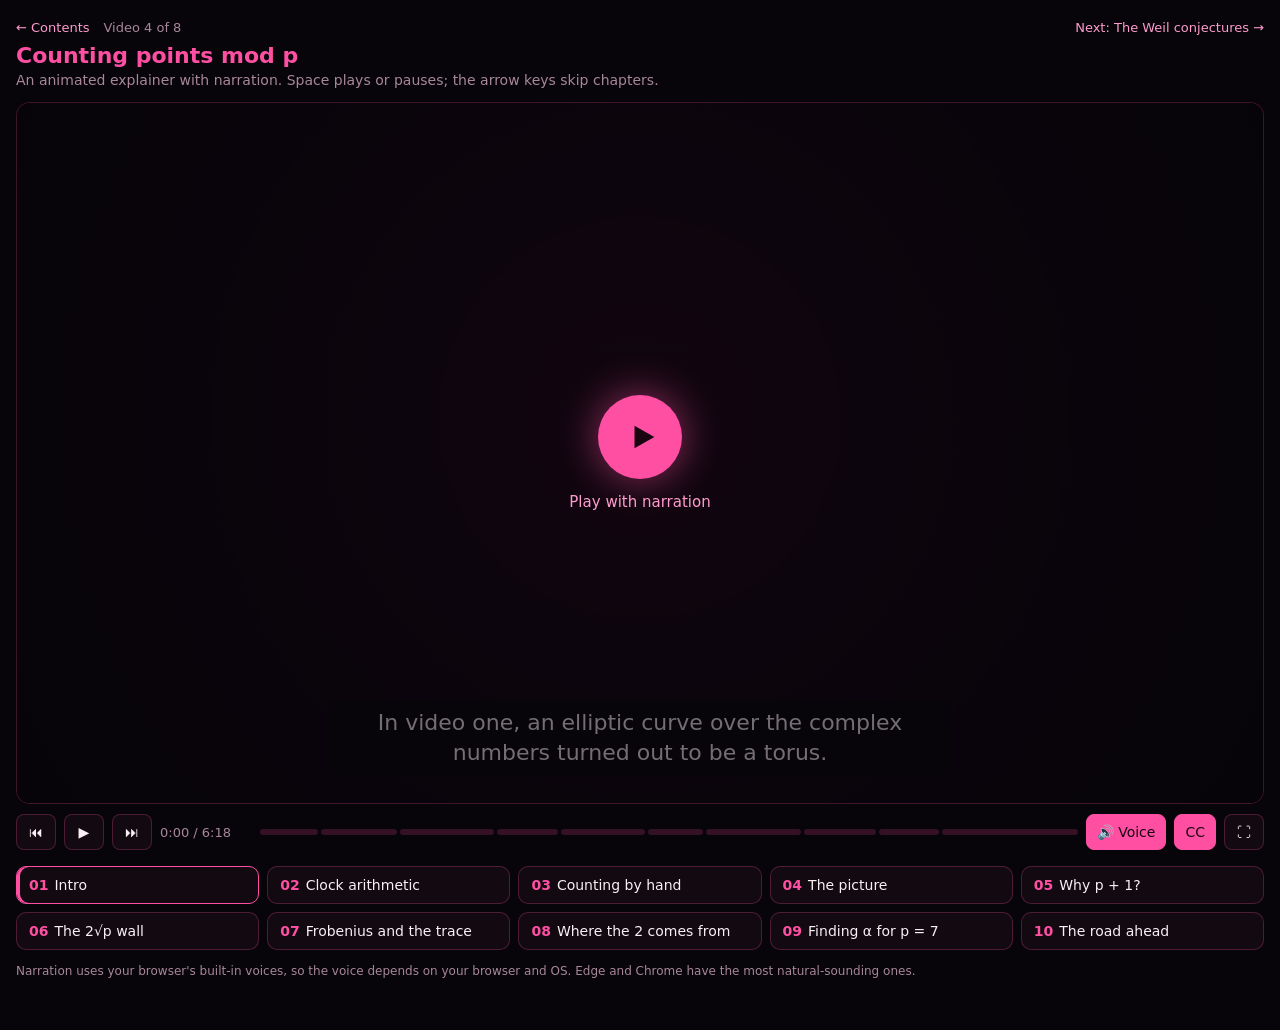
<file: counting-points-mod-p/index.html>
<!doctype html>
<html lang="en">
<head>
<meta charset="utf-8">
<meta name="viewport" content="width=device-width, initial-scale=1">
<title>Counting Points Mod p</title>
<link rel="stylesheet" href="../_shared/player.css">
<script src="../_shared/player.js"></script>
</head>
<body>
<script>
// ───────────────────────────── the curve ─────────────────────────────
// E : y² = x³ − x + 1   (good reduction at every prime except 2 and 23)
const F = (x, p) => (((x * x % p) * x - x + 1) % p + p) % p;
const isPrime = (n) => { if (n < 2) return false; for (let d = 2; d * d <= n; d++) if (n % d === 0) return false; return true; };

// All solutions (x, y) mod p, plus the count including the point at ∞.
const cache = {};
function solve(p) {
  if (cache[p]) return cache[p];
  const roots = {};
  for (let y = 0; y < p; y++) (roots[y * y % p] = roots[y * y % p] || []).push(y);
  const pts = [];
  for (let x = 0; x < p; x++) for (const y of roots[F(x, p)] || []) pts.push([x, y]);
  return (cache[p] = { pts, N: pts.length + 1, a: p + 1 - (pts.length + 1) });
}
const PRIMES = Array.from({ length: 1000 }, (_, i) => i).filter((n) => isPrime(n) && n !== 2 && n !== 23);
const SQ7 = new Set([0, 1, 2, 4]);
const minus = (n) => String(n).replace('-', '−');

// p×p grid with the solutions lit up.
function grid(p, x0, y0, S, a, showDots = true) {
  if (a <= 0) return;
  const d = S / p;
  ctx.save();
  ctx.globalAlpha = a * 0.5; ctx.strokeStyle = 'rgba(255,79,163,0.35)'; ctx.lineWidth = 1;
  ctx.strokeRect(x0, y0, S, S);
  ctx.restore();
  if (showDots && p <= 61) for (let i = 0; i < p; i++) for (let j = 0; j < p; j++) {
    dot(x0 + (i + 0.5) * d, y0 + S - (j + 0.5) * d, Math.max(1, d * 0.07), COL.dim, a * 0.5);
  }
  const r = Math.max(2.2, Math.min(9, d * 0.28));
  for (const [x, y] of solve(p).pts) dot(x0 + (x + 0.5) * d, y0 + S - (y + 0.5) * d, r, COL.pink, a, p < 40 ? 10 : 4);
}

// ───────────────────────────── scenes ─────────────────────────────
const scenes = [
  {
    title: 'Intro',
    text: "In video one, an elliptic curve over the complex numbers turned out to be a torus. Now we solve the same equation in clock arithmetic, modulo a prime p. We write F seven for the numbers mod seven. There are only finitely many points, so we can just count them. That count hides a pattern, and explaining it is what this series is about.",
    draw(p, t) {
      txt('Counting points mod p', 640, 80, { size: 56, weight: 700, color: COL.pink, glow: 22, alpha: ease(seg(p, 0.0, 0.08)) });
      txt('y² = x³ − x + 1', 640, 140, { size: 34, font: MATH, italic: true, alpha: ease(seg(p, 0.06, 0.14)) });
      const la = ease(seg(p, 0.1, 0.2)), ra = ease(seg(p, 0.4, 0.48));
      panel(80, 180, 520, 440, 'over ℂ', la);
      panel(680, 180, 520, 440, 'over 𝔽₇  (clock arithmetic mod 7)', ra);
      drawSurface({ pitch: 1.0, yaw: -0.25 + 0.35 * Math.sin(t * 0.35), cx: 340, cy: 400, scale: 105, alpha: la });
      txt('a torus: infinitely many points', 340, 585, { size: 22, color: COL.soft, alpha: la });
      grid(7, 790, 225, 300, ra);
      txt('just a handful of dots', 940, 585, { size: 22, color: COL.soft, alpha: ra });
      txt('so count them!', 940, 650, { size: 30, weight: 700, color: COL.pink, glow: 14, alpha: ease(seg(p, 0.55, 0.62)) });
    },
  },
  {
    title: 'Clock arithmetic',
    text: "Mod seven, numbers live on a clock with seven hours, and you wrap around. To solve y squared equals something, we need to know which numbers are squares. Square every hour on the clock. Zero goes to zero. One and six both go to one. Two and five go to four. Three and four go to two. So the squares mod seven are zero, one, two and four. Each nonzero square is hit twice, by y and minus y; three, five and six are never hit.",
    draw(p) {
      const C = [400, 380], R = 210;
      const a0 = ease(seg(p, 0.02, 0.1));
      ring(...C, R, COL.pink, 0.5 * a0, 2);
      const pos = (k, r = R) => [C[0] + r * Math.sin(TAU * k / 7), C[1] - r * Math.cos(TAU * k / 7)];
      const pairs = [[0, 0.41], [1, 0.46], [6, 0.46], [2, 0.52], [5, 0.52], [3, 0.57], [4, 0.57]];
      const lit = new Set();
      for (const [y, at] of pairs) {
        const q = ease(seg(p, at, at + 0.07));
        if (q <= 0) continue;
        const s = y * y % 7;
        lit.add(s);
        const [x1, y1] = pos(y, R - 30), [x2, y2] = pos(s, R - 30);
        if (y === s) ring(x1, y1, 36, COL.lav, q, 2.5);
        else {
          // curved arrow through the interior
          const mx = lerp(x1, x2, 0.5), my = lerp(y1, y2, 0.5);
          const cx = lerp(mx, C[0], 0.5), cy = lerp(my, C[1], 0.5);
          const pts = [];
          for (let i = 0; i <= 40 * q; i++) {
            const s2 = i / 40;
            pts.push([(1 - s2) ** 2 * x1 + 2 * s2 * (1 - s2) * cx + s2 * s2 * x2, (1 - s2) ** 2 * y1 + 2 * s2 * (1 - s2) * cy + s2 * s2 * y2]);
          }
          polyline(pts, COL.lav, 2.5, 0.85, 6);
          if (q >= 1) { const [ex, ey] = pts[pts.length - 1], [fx, fy] = pts[pts.length - 4]; arrow(fx, fy, ex, ey, COL.lav, 2.5, 0.85); }
        }
      }
      for (let k = 0; k < 7; k++) {
        const on = lit.has(k) && p > 0.66;
        const [x, y] = pos(k);
        dot(x, y, 30, on ? COL.pink : COL.bg, a0, on ? 18 : 0);
        ring(x, y, 30, COL.pink, a0, 2);
        txt(String(k), x, y, { size: 30, weight: 700, color: on ? COL.bg : COL.white, alpha: a0 });
      }
      txt('mod 7', C[0], C[1], { size: 30, color: COL.dim, alpha: a0 });
      txt('y  →  y²', 960, 170, { size: 36, font: MATH, italic: true, alpha: ease(seg(p, 0.34, 0.4)) });
      const rows = [['0²', '0', 0.41], ['1², 6²', '1', 0.46], ['2², 5²', '4', 0.52], ['3², 4²', '2', 0.57]];
      rows.forEach(([l, r, at], i) => {
        const a = ease(seg(p, at, at + 0.06));
        txt(l, 930, 250 + i * 55, { size: 30, font: MATH, align: 'right', alpha: a });
        txt(`=  ${r}`, 950, 250 + i * 55, { size: 30, font: MATH, align: 'left', color: COL.pink, alpha: a });
      });
      txt('squares mod 7:  {0, 1, 2, 4}', 960, 500, { size: 30, font: MATH, weight: 700, color: COL.pink, glow: 14, alpha: ease(seg(p, 0.63, 0.7)) });
      txt('each nonzero square: hit twice (±y)', 960, 560, { size: 22, color: COL.soft, alpha: ease(seg(p, 0.75, 0.81)) });
      txt('3, 5, 6: not squares at all', 960, 600, { size: 22, color: COL.dim, alpha: ease(seg(p, 0.83, 0.89)) });
    },
  },
  {
    title: 'Counting by hand',
    text: "Now count the points mod seven, keeping the squares zero, one, two and four in view. For each x from zero to six, compute the right-hand side. At x equals zero it's one, a square, so y is one or six: two points. In general, a nonzero square gives two points, zero gives one, and a non-square gives none. Adding up: two, two, one, two, zero, two, two. That's eleven. Plus one point at infinity, just like the torus in video one needed its point at infinity to close up. Call the curve E. We write the count as number of points of E over F seven: twelve.",
    draw(p) {
      const X0 = 90, Y0 = 170, RH = 50;
      const cols = [['x', 150], ['x³ − x + 1  (mod 7)', 350], ['square?', 560], ['y', 720], ['points', 880]];
      const ha = ease(seg(p, 0.02, 0.1));
      for (const [h, x] of cols) txt(h, x, Y0 - 40, { size: 24, color: COL.soft, font: h.includes('³') || h === 'y' ? MATH : SANS, italic: h === 'y', alpha: ha });
      line(X0, Y0 - 15, 950, Y0 - 15, COL.pink, 1, 0.4 * ha);
      // squares chip, visible throughout
      const sqa = ease(seg(p, 0.05, 0.12));
      panel(985, 70, 210, 90, '', sqa);
      txt('squares mod 7', 1090, 98, { size: 18, color: COL.soft, alpha: sqa });
      txt('{0, 1, 2, 4}', 1090, 134, { size: 28, font: MATH, weight: 700, color: COL.lav, alpha: sqa });
      // row timings: x = 0 is narrated in detail, the rest follow "Adding up"
      const AT = [0.24, 0.56, 0.575, 0.59, 0.605, 0.62, 0.635];
      let run = 0;
      for (let x = 0; x < 7; x++) {
        const at = AT[x];
        const a = ease(seg(p, at, at + 0.04));
        if (a <= 0) break;
        const v = F(x, 7), n = v === 0 ? 1 : SQ7.has(v) ? 2 : 0;
        run += n;
        const ys = [];
        for (let y = 0; y < 7; y++) if (y * y % 7 === v) ys.push(y);
        const y = Y0 + 12 + x * RH;
        txt(String(x), 150, y, { size: 28, font: MATH, alpha: a });
        txt(String(v), 350, y, { size: 28, font: MATH, alpha: a });
        txt(v === 0 ? 'zero' : SQ7.has(v) ? 'yes' : 'no', 560, y, { size: 24, color: n ? COL.lav : COL.dim, alpha: a });
        txt(ys.length ? ys.join(', ') : '—', 720, y, { size: 26, font: MATH, color: n ? COL.white : COL.dim, alpha: a });
        txt(String(n), 880, y, { size: 30, weight: 700, font: MATH, color: n ? COL.pink : COL.dim, alpha: a });
      }
      if (p > 0.24) {
        txt('running total', 1090, 220, { size: 22, color: COL.soft });
        txt(String(run), 1090, 285, { size: 64, weight: 700, font: MATH, color: COL.pink, glow: 18 });
      }
      const ia = ease(seg(p, 0.65, 0.7));
      txt('+ 1 point at ∞', 1090, 380, { size: 28, color: COL.lav, alpha: ia });
      txt('(closes it up, like the torus)', 1090, 415, { size: 18, color: COL.dim, alpha: ia });
      txt('#E(𝔽₇) = 12', 1090, 500, { size: 40, weight: 700, font: MATH, color: COL.pink, glow: 22, alpha: ease(seg(p, 0.84, 0.9)) });
    },
  },
  {
    title: 'The picture',
    text: "Here are those points on a seven by seven grid: each column is a value of x, each row a value of y. Now let's try bigger primes. Thirteen: a few more dots. Thirty-one: already busier. Sixty-one: busier still. A hundred and one: a cloud. The dots look random, but mirror symmetric, since y and minus y pair up. And the counts land close to p plus one.",
    draw(p) {
      const seq = [[7, 0.0], [13, 0.38], [31, 0.44], [61, 0.5], [101, 0.56]];
      let k = 0;
      for (let i = 0; i < seq.length; i++) if (p >= seq[i][1]) k = i;
      const P = seq[k][0];
      const a = ease(seg(p, seq[k][1], seq[k][1] + 0.04)) * (k === 0 ? ease(seg(p, 0, 0.06)) : 1);
      const x0 = 120, y0 = 110, S = 520;
      grid(P, x0, y0, S, a);
      txt('x  →', x0 + S / 2, y0 + S + 28, { size: 20, color: COL.dim, alpha: ease(seg(p, 0.1, 0.16)) });
      txt('y', x0 - 30, y0 + S / 2, { size: 20, color: COL.dim, alpha: ease(seg(p, 0.12, 0.18)) });
      ctx.save(); ctx.setLineDash([6, 8]);
      line(x0, y0 + S / 2, x0 + S, y0 + S / 2, COL.lav, 1.5, 0.6 * ease(seg(p, 0.65, 0.71)));
      ctx.restore();
      txt('mirror: y ↔ −y', x0 + S / 2, y0 - 22, { size: 20, color: COL.lav, alpha: ease(seg(p, 0.65, 0.71)) });
      // table of counts
      txt('p', 780, 150, { size: 26, font: MATH, italic: true, color: COL.soft, alpha: ease(seg(p, 0.05, 0.12)) });
      txt('#E(𝔽ₚ)', 930, 150, { size: 26, font: MATH, color: COL.soft, alpha: ease(seg(p, 0.05, 0.12)) });
      txt('p + 1', 1100, 150, { size: 26, font: MATH, color: COL.soft, alpha: ease(seg(p, 0.82, 0.88)) });
      seq.forEach(([q, at], i) => {
        const ra = ease(seg(p, Math.max(at, 0.04), Math.max(at, 0.04) + 0.04));
        const y = 210 + i * 64;
        const cur = i === k;
        txt(String(q), 780, y, { size: 32, font: MATH, color: cur ? COL.pink : COL.white, alpha: ra });
        txt(String(solve(q).N), 930, y, { size: 32, font: MATH, weight: 700, color: cur ? COL.pink : COL.white, alpha: ra });
        txt(String(q + 1), 1100, y, { size: 32, font: MATH, color: COL.lav, alpha: ra * ease(seg(p, 0.82, 0.88)) });
      });
      txt('always close to p + 1', 940, 560, { size: 30, weight: 700, color: COL.pink, glow: 14, alpha: ease(seg(p, 0.9, 0.95)) });
    },
  },
  {
    title: 'Why p + 1?',
    text: "Why p plus one? Think of it as a coin flip. About half of the nonzero numbers mod p are squares. For each x, a square on the right gives two points, and a non-square gives none. So on average each x contributes one point: about p points, plus the point at infinity. The real question is the error. Call it a sub p: p plus one minus the count. If these were truly coin flips, the error would typically be around root p, like a random walk. The surprise: it never exceeds two root p.",
    draw(p) {
      const a0 = ease(seg(p, 0.04, 0.12));
      txt('for each x:', 320, 150, { size: 28, color: COL.soft, alpha: a0 });
      const cards = [['square', '2 points', COL.pink, 0.15], ['not a square', '0 points', COL.dim, 0.25]];
      cards.forEach(([h, s, c, at], i) => {
        const a = ease(seg(p, at, at + 0.06));
        panel(110 + i * 230, 190, 200, 150, '', a);
        txt(h, 210 + i * 230, 235, { size: 24, color: c, alpha: a });
        txt(s, 210 + i * 230, 290, { size: 32, weight: 700, color: COL.white, alpha: a });
        txt('½ the time', 210 + i * 230, 380, { size: 22, color: COL.lav, alpha: ease(seg(p, 0.3, 0.36)) });
      });
      txt('average: 1 point per x', 320, 450, { size: 30, weight: 700, color: COL.pink, alpha: ease(seg(p, 0.38, 0.44)) });
      txt('p values of x  +  ∞   →   p + 1', 320, 520, { size: 28, font: MATH, alpha: ease(seg(p, 0.44, 0.5)) });
      // the error, on the right
      const ra = ease(seg(p, 0.52, 0.6));
      panel(700, 140, 500, 440, 'the error', ra);
      txt('aₚ  =  p + 1 − #E(𝔽ₚ)', 950, 230, { size: 38, font: MATH, weight: 700, color: COL.pink, glow: 16, alpha: ra });
      const ex = [[7, 0.62], [13, 0.64], [31, 0.66], [61, 0.68], [101, 0.7]];
      ex.forEach(([q, at], i) => {
        const a = ease(seg(p, at, at + 0.04));
        const s = solve(q);
        txt(`p = ${q}:   ${q + 1} − ${s.N}  =  ${minus(s.a)}`, 950, 290 + i * 42, { size: 24, font: MATH, alpha: a });
      });
      line(740, 495, 1160, 495, COL.pink, 1, 0.3 * ra);
      txt('coin flips ⟹ error ≈ √p  (random walk)', 950, 525, { size: 22, color: COL.soft, alpha: ease(seg(p, 0.7, 0.76)) });
      txt('actual:  never beyond 2√p', 950, 560, { size: 26, weight: 700, color: COL.pink, glow: 12, alpha: ease(seg(p, 0.87, 0.92)) });
    },
  },
  {
    title: 'The 2√p wall',
    text: "Let's plot that error for every prime up to a thousand: p across, a sub p up. The dots wander, seemingly at random, but never escape these two curves: plus and minus two times the square root of p. That's the Hasse bound, from the nineteen thirties: the count is p plus one, give or take at most two root p.",
    draw(p) {
      const X0 = 110, X1 = 1190, YC = 370, K = 3.6, PM = 1000;
      const px = (q) => X0 + (X1 - X0) * q / PM, py = (a) => YC - K * a;
      const a0 = ease(seg(p, 0.02, 0.08));
      line(X0, YC, X1, YC, COL.white, 1.2, 0.4 * a0);
      line(X0, py(66), X0, py(-66), COL.white, 1.2, 0.4 * a0);
      for (const q of [250, 500, 750, 1000]) txt(String(q), px(q), YC + 248, { size: 18, color: COL.dim, alpha: a0 });
      txt('p', X1 + 48, YC + 248, { size: 20, font: MATH, italic: true, color: COL.dim, alpha: a0 });
      txt('aₚ', X0 - 40, py(60), { size: 24, font: MATH, color: COL.soft, alpha: a0 });
      const upto = PM * ease(seg(p, 0.12, 0.42));
      for (const q of PRIMES) {
        if (q > upto) break;
        dot(px(q), py(solve(q).a), 3.4, COL.pink, 0.95, 6);
      }
      const ca = ease(seg(p, 0.38, 0.46));
      const curve = (sg) => Array.from({ length: 201 }, (_, i) => { const q = PM * i / 200; return [px(q), py(sg * 2 * Math.sqrt(q))]; });
      polyline(curve(1), COL.lav, 3, ca, 12);
      polyline(curve(-1), COL.lav, 3, ca, 12);
      txt('+2√p', px(820), py(2 * Math.sqrt(820)) - 24, { size: 24, font: MATH, color: COL.lav, alpha: ca });
      txt('−2√p', px(820), py(-2 * Math.sqrt(820)) + 26, { size: 24, font: MATH, color: COL.lav, alpha: ca });
      txt('Hasse (1930s):   |aₚ| ≤ 2√p', 640, 80, { size: 36, font: MATH, weight: 700, color: COL.pink, glow: 18, alpha: ease(seg(p, 0.59, 0.66)) });
      txt('#E(𝔽ₚ) = p + 1 ± at most 2√p', 640, 130, { size: 24, font: MATH, color: COL.soft, alpha: ease(seg(p, 0.72, 0.78)) });
    },
  },
  {
    title: 'Frobenius and the trace',
    text: "Why two root p? Meet Frobenius, the map raising coordinates to the power p. It really acts on solutions in bigger fields, like a forty-nine-element field we'll meet soon. Among all those, the ones it leaves fixed are exactly our solutions mod p. The formula from the last video counts fixed points: one, minus the trace of Frobenius on H one, plus p. So a sub p is exactly that trace. H one is two-dimensional, so Frobenius is a two by two matrix, with eigenvalues alpha and beta. Their sum is the trace, a sub p. Their product is p, another fact we'll take on trust for now.",
    draw(p) {
      txt('Frob :  (x, y)  ↦  (xᵖ, yᵖ)', 640, 80, { size: 36, font: MATH, weight: 700, color: COL.pink, glow: 14, alpha: ease(seg(p, 0.02, 0.08)) });
      txt('it acts on points over bigger fields too (like 𝔽₄₉)', 640, 120, { size: 20, color: COL.dim, alpha: ease(seg(p, 0.13, 0.19)) });
      txt('fixed points of Frob  =  the solutions mod p', 640, 152, { size: 24, color: COL.soft, alpha: ease(seg(p, 0.28, 0.34)) });
      line(240, 178, 1040, 178, COL.pink, 1, 0.3 * ease(seg(p, 0.4, 0.45)));
      txt('#E(𝔽ₚ)  =  1 − tr(Frob | H¹) + p', 640, 215, { size: 32, font: MATH, alpha: ease(seg(p, 0.4, 0.46)) });
      txt('#E(𝔽ₚ)  =  p + 1 − aₚ', 640, 265, { size: 28, font: MATH, color: COL.soft, alpha: ease(seg(p, 0.55, 0.6)) });
      txt('⟹   aₚ = tr(Frob | H¹)', 640, 318, { size: 32, font: MATH, weight: 700, color: COL.pink, glow: 12, alpha: ease(seg(p, 0.58, 0.64)) });
      // left: the 2×2 matrix
      const ma = ease(seg(p, 0.67, 0.74));
      txt('H¹ is 2-dimensional', 380, 385, { size: 26, alpha: ease(seg(p, 0.65, 0.71)) });
      const bx = 300, by = 420, bw = 160, bh = 120;
      ctx.save(); ctx.globalAlpha = ma; ctx.strokeStyle = COL.white; ctx.lineWidth = 2.5;
      ctx.beginPath(); ctx.moveTo(bx + 14, by); ctx.lineTo(bx, by); ctx.lineTo(bx, by + bh); ctx.lineTo(bx + 14, by + bh); ctx.stroke();
      ctx.beginPath(); ctx.moveTo(bx + bw - 14, by); ctx.lineTo(bx + bw, by); ctx.lineTo(bx + bw, by + bh); ctx.lineTo(bx + bw - 14, by + bh); ctx.stroke();
      ctx.restore();
      [['∗', 0, 0], ['∗', 1, 0], ['∗', 0, 1], ['∗', 1, 1]].forEach(([s, i, j]) => txt(s, bx + 45 + i * 70, by + 32 + j * 56, { size: 30, font: MATH, color: COL.soft, alpha: ma }));
      txt('Frob =', bx - 70, by + bh / 2, { size: 28, font: MATH, alpha: ma });
      txt('eigenvalues  α, β', 380, 575, { size: 26, font: MATH, color: COL.lav, alpha: ease(seg(p, 0.75, 0.8)) });
      // right: trace and determinant
      panel(680, 380, 460, 200, '', ease(seg(p, 0.8, 0.86)));
      txt('α + β  =  trace  =  aₚ', 910, 430, { size: 30, font: MATH, weight: 700, color: COL.pink, alpha: ease(seg(p, 0.8, 0.86)) });
      txt('α · β  =  det  =  p', 910, 505, { size: 30, font: MATH, weight: 700, color: COL.lav, alpha: ease(seg(p, 0.85, 0.91)) });
      txt('(taken on trust for now)', 910, 548, { size: 18, color: COL.dim, alpha: ease(seg(p, 0.88, 0.94)) });
    },
  },
  {
    title: 'Where the 2 comes from',
    text: "Now the deep fact, also taken on trust and proved later in the series: both eigenvalues have size exactly root p. In fact they are complex conjugates, so we rename them alpha and alpha bar: a mirror pair on a circle of radius root p. Each one's shadow on the real line is at most root p. The trace is twice that shadow, so at most two root p. The two is the dimension of H one, one root p per eigenvalue.",
    draw(p, t) {
      const C = [400, 380], R = 190;
      const ca = ease(seg(p, 0.25, 0.32));
      line(C[0] - R - 50, C[1], C[0] + R + 50, C[1], COL.white, 1.2, 0.5 * ca);
      line(C[0], C[1] - R - 30, C[0], C[1] + R + 30, COL.white, 1.2, 0.3 * ca);
      ring(...C, R, COL.lav, ca, 2.5);
      txt('radius √p', C[0] + R + 10, C[1] - R + 5, { size: 22, align: 'left', font: MATH, color: COL.lav, alpha: ca });
      // cycle through primes: α/√p = (aₚ + i√(4p − aₚ²)) / (2√p)
      const list = [7, 13, 29, 47, 67, 89, 41];
      const ph = (t * 0.25) % list.length;
      const i0 = Math.floor(ph), k = ease(seg(ph - i0, 0.6, 1));
      const th = (q) => Math.acos(solve(q).a / (2 * Math.sqrt(q)));
      const theta = lerp(th(list[i0]), th(list[(i0 + 1) % list.length]), k);
      const q = list[k < 0.5 ? i0 : (i0 + 1) % list.length];
      const ea = ease(seg(p, 0.3, 0.38));
      const A = [C[0] + R * Math.cos(theta), C[1] - R * Math.sin(theta)];
      const Ab = [A[0], C[1] + R * Math.sin(theta)];
      line(...C, ...A, COL.soft, 1.5, 0.5 * ea);
      line(...C, ...Ab, COL.soft, 1.5, 0.5 * ea);
      dot(...A, 10, COL.pink, ea, 16); dot(...Ab, 10, COL.pink, ea, 16);
      txt('α', A[0] + 24, A[1] - 18, { size: 30, font: MATH, italic: true, alpha: ea });
      txt('ᾱ', Ab[0] + 24, Ab[1] + 20, { size: 30, font: MATH, italic: true, alpha: ea });
      const sa = ease(seg(p, 0.52, 0.58));
      ctx.save(); ctx.setLineDash([5, 6]);
      line(...A, A[0], C[1], COL.soft, 1.5, 0.7 * sa);
      ctx.restore();
      line(C[0], C[1], A[0], C[1], COL.pink, 7, sa);
      const shL = A[0] < C[0];
      txt('shadow of α', shL ? C[0] - R - 20 : C[0] + R + 20, C[1] + 30, { size: 20, color: COL.pink, align: shL ? 'right' : 'left', alpha: sa });
      txt(`p = ${q}`, C[0] - R, C[1] - R, { size: 22, font: MATH, color: COL.dim, alpha: ea });
      // right column
      const RX = 920;
      txt('|α| = |β| = √p', RX, 170, { size: 34, font: MATH, weight: 700, color: COL.lav, glow: 12, alpha: ease(seg(p, 0.16, 0.22)) });
      txt('β = ᾱ  (complex conjugates)', RX, 250, { size: 22, font: MATH, color: COL.soft, alpha: ease(seg(p, 0.28, 0.34)) });
      txt('(the deep fact: assumed now, proved later)', RX, 210, { size: 19, color: COL.dim, alpha: ease(seg(p, 0.18, 0.24)) });
      txt('shadow of each  ≤  √p', RX, 300, { size: 28, font: MATH, alpha: ease(seg(p, 0.53, 0.59)) });
      txt('aₚ = α + ᾱ = 2 × shadow', RX, 355, { size: 28, font: MATH, alpha: ease(seg(p, 0.66, 0.72)) });
      txt('|aₚ|  ≤  2√p', RX, 420, { size: 38, font: MATH, weight: 700, color: COL.pink, glow: 14, alpha: ease(seg(p, 0.72, 0.78)) });
      txt('the 2 = dim H¹', RX, 510, { size: 32, weight: 700, color: COL.pink, glow: 18, alpha: ease(seg(p, 0.8, 0.86)) });
      txt('one √p per eigenvalue', RX, 552, { size: 20, color: COL.soft, alpha: ease(seg(p, 0.88, 0.93)) });
    },
  },
  {
    title: 'Finding α for p = 7',
    text: "For p equals seven, a sub seven is minus four. So the two eigenvalues have sum minus four and product seven, which means they solve t squared plus four t plus seven equals zero. The quadratic formula gives minus two, plus or minus i times the square root of three. Check: the size squared is four plus three, which is seven, so the size is root seven.",
    draw(p) {
      txt('p = 7:    a₇ = 8 − 12 = −4', 640, 100, { size: 34, font: MATH, alpha: ease(seg(p, 0.02, 0.09)) });
      const sa = ease(seg(p, 0.18, 0.25)), pa = ease(seg(p, 0.25, 0.32));
      panel(250, 160, 340, 100, '', sa);
      txt('α + ᾱ  =  −4', 420, 210, { size: 32, font: MATH, color: COL.pink, alpha: sa });
      panel(690, 160, 340, 100, '', pa);
      txt('α · ᾱ  =  7', 860, 210, { size: 32, font: MATH, color: COL.lav, alpha: pa });
      const qa = ease(seg(p, 0.38, 0.46));
      arrow(640, 275, 640, 315, COL.soft, 2, qa);
      txt('t² + 4t + 7 = 0', 640, 355, { size: 44, font: MATH, weight: 700, alpha: qa });
      const ra = ease(seg(p, 0.48, 0.56));
      txt('α, ᾱ  =  −2 ± √3 i', 640, 450, { size: 48, font: MATH, weight: 700, color: COL.pink, glow: 18, alpha: ra });
      txt('(−4 ± √(16 − 28)) / 2', 640, 500, { size: 22, font: MATH, color: COL.dim, alpha: ra });
      txt('check:  |α|² = 4 + 3 = 7,   so |α| = √7', 640, 570, { size: 28, font: MATH, color: COL.lav, alpha: ease(seg(p, 0.71, 0.77)) });
    },
  },
  {
    title: 'The road ahead',
    text: "There's more. For every n there's a field with seven to the n elements; the one with forty-nine is built by inventing a square root of minus one, much like the complex numbers, and we'll build it in video six. Over the bigger field, the fixed points are those of Frobenius applied n times, whose eigenvalues are alpha to the n and alpha bar to the n. Same formula: the count is seven to the n, plus one, minus alpha to the n, minus alpha bar to the n. For n equals two, alpha squared plus alpha bar squared is the sum squared minus twice the product: sixteen minus fourteen, two. So the count is forty-eight. For n equals three, a similar identity, sum cubed minus three times product times sum, gives twenty, so the count is three hundred twenty-four. All these counts together make the zeta function, the subject of the next video: the Weil conjectures.",
    draw(p) {
      txt('a field with 7ⁿ elements exists for every n', 640, 56, { size: 22, color: COL.soft, alpha: ease(seg(p, 0.02, 0.08)) });
      txt('𝔽₄₉ = 𝔽₇ with i = √−1 added, like ℂ from ℝ  (built in video 6)', 640, 92, { size: 22, color: COL.lav, alpha: ease(seg(p, 0.08, 0.14)) });
      txt('with 7ⁿ elements: fixed points of Frobⁿ, eigenvalues αⁿ and ᾱⁿ', 640, 140, { size: 24, font: MATH, color: COL.soft, alpha: ease(seg(p, 0.25, 0.32)) });
      txt('same formula:   7ⁿ + 1 − αⁿ − ᾱⁿ', 640, 192, { size: 34, font: MATH, weight: 700, alpha: ease(seg(p, 0.4, 0.46)) });
      const rows = [
        ['n = 1', '𝔽₇', 'α + ᾱ = −4', '7 + 1 − (−4)', '12', 0.44, 0.46],
        ['n = 2', '𝔽₄₉', 'α² + ᾱ² = (−4)² − 2·7 = 2', '49 + 1 − 2', '48', 0.51, 0.66],
        ['n = 3', '𝔽₃₄₃', 'α³ + ᾱ³ = (−4)³ − 3·7·(−4) = 20', '343 + 1 − 20', '324', 0.69, 0.81],
      ];
      rows.forEach(([n, f, ps, e, v, at, at2], i) => {
        const a = ease(seg(p, at, at + 0.05)), b = ease(seg(p, at2, at2 + 0.05));
        const y = 262 + i * 64;
        txt(n, 110, y, { size: 24, font: MATH, color: COL.soft, alpha: a });
        txt(f, 220, y, { size: 26, font: MATH, color: COL.lav, alpha: a });
        txt(ps, 510, y, { size: 24, font: MATH, alpha: a });
        txt(e, 870, y, { size: 26, font: MATH, alpha: b });
        txt(`= ${v}`, 1080, y, { size: 30, font: MATH, weight: 700, color: COL.pink, alpha: b });
      });
      txt('one pair of numbers controls every count', 640, 460, { size: 28, color: COL.soft, alpha: ease(seg(p, 0.82, 0.87)) });
      txt('next: the zeta function & the Weil conjectures', 640, 540, { size: 32, weight: 700, color: COL.pink, glow: 20, alpha: ease(seg(p, 0.86, 0.92)) });
    },
  },
];

startVideo({ title: 'Counting points mod p', scenes });
</script>
</body>
</html>
</file>
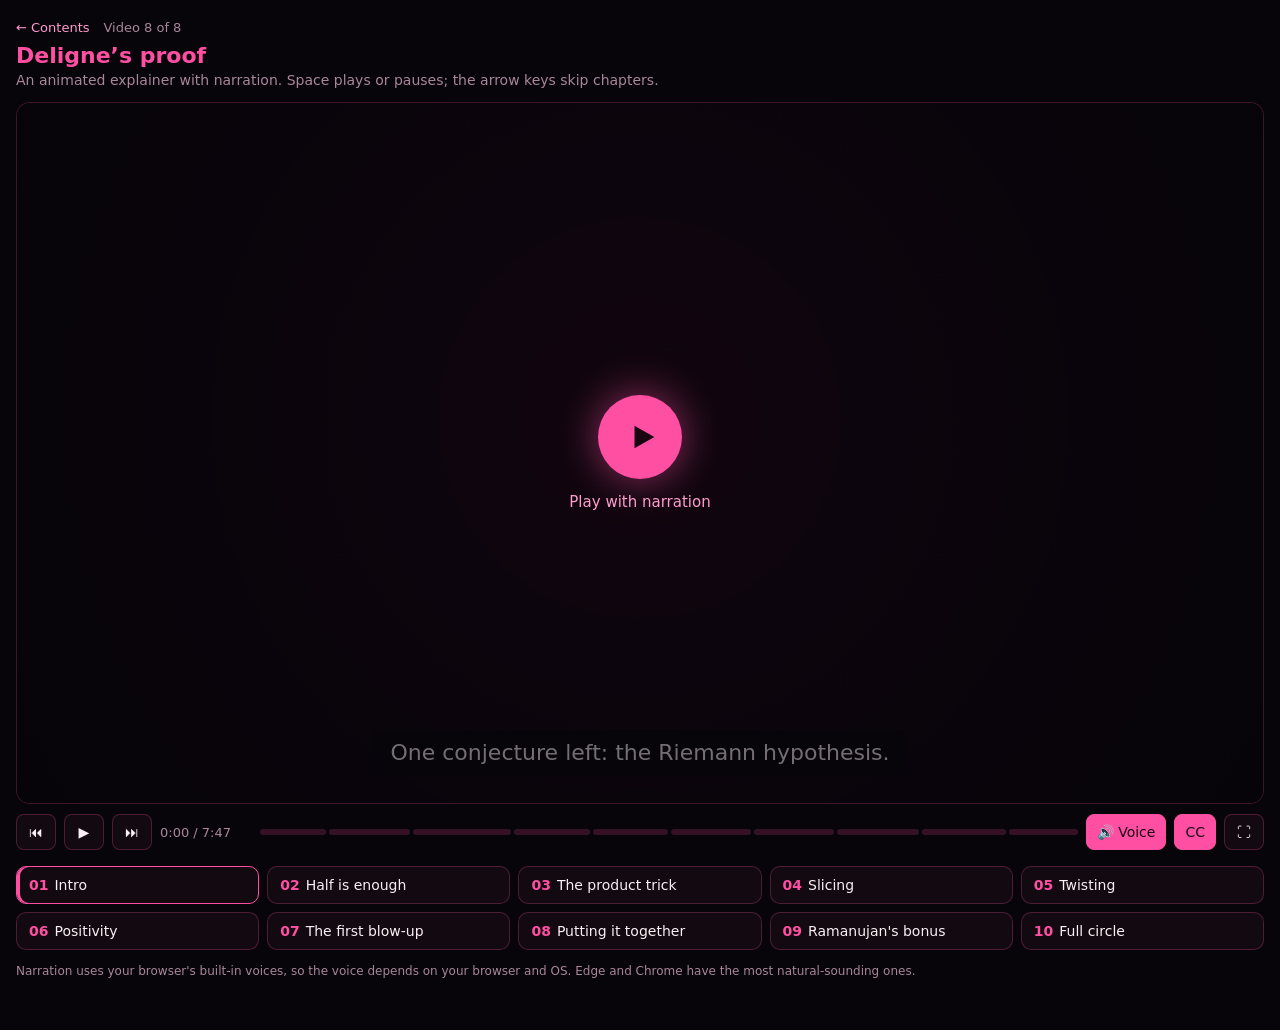
<file: deligne-proof/index.html>
<!doctype html>
<html lang="en">
<head>
<meta charset="utf-8">
<meta name="viewport" content="width=device-width, initial-scale=1">
<title>Deligne's Proof</title>
<link rel="stylesheet" href="../_shared/player.css">
<script src="../_shared/player.js"></script>
</head>
<body>
<script>
// ───────────────────────────── helpers ─────────────────────────────
const range = (N, f) => Array.from({ length: N + 1 }, (_, k) => f(k / N));
const mod1 = (x) => ((x % 1) + 1) % 1;
const isPrime = (n) => { if (n < 2) return false; for (let d = 2; d * d <= n; d++) if (n % d === 0) return false; return true; };

// Ramanujan's τ(n):  Δ = x ∏ (1 − xⁿ)²⁴ = Σ τ(n) xⁿ   (BigInt, computed once)
let TAU_CACHE = null;
function tauList(N = 300) {
  if (TAU_CACHE) return TAU_CACHE;
  const c = Array(N + 1).fill(0n); c[0] = 1n;
  for (let n = 1; n <= N; n++) for (let r = 0; r < 24; r++) for (let k = N; k >= n; k--) c[k] -= c[k - n];
  TAU_CACHE = [0n, ...c.slice(0, N)];   // τ(n) = coefficient of xⁿ⁻¹ in ∏
  return TAU_CACHE;
}

// Horizontal "size" axis for log_q|α|, used in the duality and product scenes.
function axis(x0, x1, y, lo, hi, ticks, a) {
  const X = (w) => x0 + (x1 - x0) * (w - lo) / (hi - lo);
  line(x0, y, x1, y, COL.white, 2, 0.6 * a);
  for (const [w, lab] of ticks) {
    line(X(w), y - 8, X(w), y + 8, COL.white, 2, 0.6 * a);
    txt(lab, X(w), y + 32, { size: 24, font: MATH, color: COL.soft, alpha: a });
  }
  return X;
}
function band(X, w0, w1, y, h, color, a) {
  if (a <= 0) return;
  ctx.save(); ctx.globalAlpha = a; ctx.fillStyle = color;
  ctx.fillRect(X(w0), y - h / 2, X(w1) - X(w0), h); ctx.restore();
}
function box(x, y, w, h, s, a, hot = false, size = 20) {
  if (a <= 0) return;
  ctx.save(); ctx.globalAlpha = a;
  ctx.fillStyle = hot ? 'rgba(255,79,163,0.18)' : 'rgba(255,79,163,0.06)';
  ctx.strokeStyle = hot ? COL.pink : 'rgba(255,79,163,0.45)'; ctx.lineWidth = hot ? 2.5 : 1.5;
  if (hot) { ctx.shadowColor = COL.pink; ctx.shadowBlur = 16; }
  rr(x - w / 2, y - h / 2, w, h, 12); ctx.fill(); ctx.stroke(); ctx.restore();
  txt(s, x, y, { size, weight: hot ? 700 : 500, color: hot ? COL.white : COL.soft, alpha: a });
}

// ───────────────────────────── scenes ─────────────────────────────
const scenes = [
  {
    title: 'Intro',
    text: "One conjecture left: the Riemann hypothesis. Every eigenvalue alpha of Frobenius on the cohomology in degree i should have size exactly q to the power i over two. In nineteen seventy-four, Pierre Deligne, then twenty-nine, proved it in a paper titled The Weil Conjecture, part one. The proof is famously short for what it does, about thirty pages, and it rests on four ideas. Duality, a product trick, slicing, and positivity. Let's take them one at a time. This is a simplified tour, but every idea in it is really in the proof.",
    draw(p) {
      txt('Deligne’s proof', 640, 90, { size: 60, weight: 700, color: COL.pink, glow: 22, alpha: ease(seg(p, 0.0, 0.08)) });
      txt('Riemann hypothesis:   |α| = q^(i/2)   for every α on Hⁱ', 640, 170, { size: 30, font: MATH, alpha: ease(seg(p, 0.06, 0.14)) });
      txt('“La conjecture de Weil I”, 1974 · about 30 pages', 640, 225, { size: 22, color: COL.soft, alpha: ease(seg(p, 0.2, 0.28)) });
      const ideas = [['1', 'Duality', 'half is enough'], ['2', 'A product trick', 'weak → sharp'], ['3', 'Slicing', 'pencils & twists'], ['4', 'Positivity', 'no cancellation']];
      ideas.forEach(([n, h, s], i) => {
        const a = ease(seg(p, 0.44 + i * 0.07, 0.5 + i * 0.07));
        const x = 190 + i * 300;
        panel(x - 130, 300, 260, 200, '', a);
        txt(n, x, 345, { size: 34, weight: 800, color: COL.pink, glow: 12, alpha: a });
        txt(h, x, 405, { size: 26, weight: 700, alpha: a });
        txt(s, x, 450, { size: 20, color: COL.soft, alpha: a });
      });
      txt('a simplified tour, but every idea is really in the proof', 640, 600, { size: 22, color: COL.dim, alpha: ease(seg(p, 0.84, 0.9)) });
    },
  },
  {
    title: 'Half is enough',
    text: "Idea one: you only need half. Take a curve, where the eigenvalues on H one should have size root q. Plot the size of alpha on a scale where root q sits at one half. Suppose we prove an upper bound: alpha is at most root q. That shades everything to the left. Now use Poincaré duality, the mirror symmetry from the Weil conjectures. It says q over alpha is also an eigenvalue. Applying the same upper bound to q over alpha forces alpha to be at least root q. The two shaded regions meet in a single point. In any dimension, it works the same way: an upper bound in every degree is enough.",
    draw(p) {
      const a0 = ease(seg(p, 0.08, 0.16));
      txt('curves:  α on H¹', 640, 110, { size: 30, font: MATH, alpha: a0 });
      const X = axis(200, 1080, 360, 0, 1, [[0, '|α| = 1'], [0.5, '√q'], [1, 'q']], a0);
      txt('size of α  (log scale)', 640, 440, { size: 20, color: COL.dim, alpha: a0 });
      const ua = ease(seg(p, 0.3, 0.38));
      band(X, 0, 0.5, 360, 60, 'rgba(255,79,163,0.35)', ua);
      txt('upper bound:  |α| ≤ √q', X(0.25), 290, { size: 24, font: MATH, color: COL.pink, alpha: ua });
      const da = ease(seg(p, 0.52, 0.6));
      band(X, 0.5, 1, 360, 60, 'rgba(201,162,255,0.35)', da);
      txt('duality:  q/α too  ⟹  |α| ≥ √q', X(0.75), 290, { size: 24, font: MATH, color: COL.lav, alpha: da });
      const ma = ease(seg(p, 0.68, 0.74));
      dot(X(0.5), 360, 14, COL.white, ma, 24);
      txt('|α| = √q', X(0.5), 520, { size: 40, font: MATH, weight: 700, color: COL.pink, glow: 18, alpha: ma });
      txt('in general:  Hⁱ ↔ H²ᵈ⁻ⁱ,   α ↔ qᵈ/α', 640, 610, { size: 26, font: MATH, color: COL.soft, alpha: ease(seg(p, 0.82, 0.88)) });
    },
  },
  {
    title: 'The product trick',
    text: "Idea two: a weak bound becomes a sharp one. Suppose all you can prove is a sloppy bound, off by an extra square root of q: the size of alpha is at most q to the i over two, times an extra root q. Now apply that same sloppy bound to X times X times X, k copies. Cohomology of a product multiplies, by the Künneth formula, so alpha times alpha times alpha, k times over, is an eigenvalue there, in degree k times i. So alpha to the k is at most q to the k i over two, times one extra root q. Take the k-th root: the error is now one over two k. Since k can be as large as you like, the error shrinks to nothing. A fixed sloppiness, spread over k copies, gets crushed.",
    draw(p, t, dur) {
      const lines = [
        ['weak bound:', '|α| ≤ q^(i/2 + 1/2)', 0.06],
        ['on Xᵏ = X × ⋯ × X  (Künneth):', 'α · α · ⋯ · α = αᵏ  on Hᵏⁱ(Xᵏ)', 0.42],
        ['weak bound there:', '|α|ᵏ ≤ q^(ki/2 + 1/2)', 0.58],
        ['k-th root:', '|α| ≤ q^(i/2 + 1/(2k))', 0.72],
      ];
      lines.forEach(([l, r, at], i) => {
        const a = ease(seg(p, at, at + 0.05)), y = 100 + i * 60;
        txt(l, 560, y, { size: 24, color: COL.soft, align: 'right', alpha: a });
        txt(r, 585, y, { size: 30, font: MATH, align: 'left', alpha: a, color: i === 3 ? COL.pink : COL.white });
      });
      // the shrinking error
      const a0 = ease(seg(p, 0.76, 0.8));
      const X = axis(240, 1040, 470, 0.4, 1.05, [[0.5, 'i/2'], [1, 'i/2 + ½']], a0);
      const kk = p < 0.8 ? 1 : Math.max(1, Math.round(Math.pow(2, Math.min(8, (p - 0.8) / 0.14 * 8))));
      band(X, 0.5, 0.5 + 0.5 / kk, 470, 50, 'rgba(255,79,163,0.45)', a0);
      dot(X(0.5 + 0.5 / kk), 470, 9, COL.pink, a0, 16);
      txt(`k = ${kk}`, 640, 550, { size: 36, font: MATH, weight: 700, color: COL.lav, alpha: a0 });
      txt(`error = 1/(2k) = ${(0.5 / kk).toFixed(kk > 16 ? 4 : 3)}`, 640, 600, { size: 24, font: MATH, color: COL.soft, alpha: a0 });
      txt('k → ∞:   |α| ≤ q^(i/2)', 640, 660, { size: 30, font: MATH, weight: 700, color: COL.pink, glow: 16, alpha: ease(seg(p, 0.92, 0.96)) });
    },
  },
  {
    title: 'Slicing',
    text: "So we need any weak bound. Idea three: slice. Deligne cuts X with a moving family of hyperplanes, called a Lefschetz pencil. Each slice, or fiber, is a smaller variety, one dimension down, and the fibers form a family over a line. Watch it for a torus. This picture uses real numbers; the actual slices are complex curves. Most slices are one or two smooth circles. But at a few special heights, a loop pinches down to a point. That's a vanishing cycle. All the interesting behavior of the family is concentrated at those few bad fibers, and the smaller dimension lets you set up an induction.",
    draw(p, t, dur) {
      const C = [380, 365], R = 190, r = 77;
      const a0 = ease(seg(p, 0.08, 0.16));
      // annulus (a torus seen head-on)
      if (a0 > 0) {
        ctx.save(); ctx.globalAlpha = a0 * 0.35; ctx.fillStyle = COL.pink;
        ctx.beginPath(); ctx.arc(...C, R, 0, TAU); ctx.arc(...C, r, 0, TAU, true); ctx.fill(); ctx.restore();
        ring(...C, R, COL.pink, a0, 2); ring(...C, r, COL.pink, a0, 2);
      }
      txt('this picture uses real numbers; the actual slices are complex', C[0], C[1] - R - 40, { size: 18, color: COL.dim, alpha: ease(seg(p, 0.42, 0.48)) });
      // sweeping slice: rise from below, hold at the pinch height while it is narrated, then sweep on
      let h;
      if (p < 0.3) h = -1.05 * R;
      else if (p < 0.62) h = lerp(-1.05 * R, r, ease(seg(p, 0.3, 0.62)));
      else if (p < 0.84) h = r;
      else h = r + (1.05 * R - r) * Math.sin(seg(p, 0.84, 1) * Math.PI * 1.5);
      const sa = ease(seg(p, 0.24, 0.3));
      line(C[0] - R - 60, C[1] - h, C[0] + R + 60, C[1] - h, COL.lav, 2.5, sa);
      txt('slice', C[0] + R + 90, C[1] - h, { size: 18, color: COL.lav, alpha: sa });
      // critical heights
      const ca = ease(seg(p, 0.62, 0.68));
      for (const y of [R, r, -r, -R]) txt('×', C[0] - R - 80, C[1] - y, { size: 22, weight: 700, color: COL.pink, alpha: ca });
      txt('bad slices', C[0] - R - 80, C[1] + R + 40, { size: 18, color: COL.pink, alpha: ca });
      // the fiber
      const fa = ease(seg(p, 0.3, 0.36));
      panel(820, 220, 380, 300, 'the fiber', fa);
      const FX = 1010, FY = 390;
      const H = Math.abs(h);
      let label = '';
      if (H < R) {
        const wo = Math.sqrt(R * R - H * H) * 0.8;
        const ell = (cx, rad) => { ctx.save(); ctx.globalAlpha = fa; ctx.strokeStyle = COL.lav; ctx.lineWidth = 4; ctx.shadowColor = COL.lav; ctx.shadowBlur = 10; ctx.beginPath(); ctx.ellipse(cx, FY, Math.max(1, rad), Math.max(1, rad * 0.5), 0, 0, TAU); ctx.stroke(); ctx.restore(); };
        if (Math.abs(H - r) < 10) {
          // figure eight: two loops touching at the pinch point
          ell(FX - wo / 2, wo / 2); ell(FX + wo / 2, wo / 2);
          dot(FX, FY, 10, COL.pink, fa, 20); label = 'pinch! a vanishing cycle';
        } else if (H < r) {
          const wi = Math.sqrt(r * r - H * H) * 0.8;
          ell(FX - (wo + wi) / 2, (wo - wi) / 2); ell(FX + (wo + wi) / 2, (wo - wi) / 2);
          label = 'two circles';
        } else { ell(FX, wo); label = 'one circle'; }
        if (R - H < 12) label = 'a point';
      } else label = 'empty';
      txt(label, FX, 490, { size: 22, weight: 700, color: label.startsWith('pinch') ? COL.pink : COL.soft, alpha: fa });
      txt('Lefschetz pencil: X → a line, fibers one dimension smaller', 640, 625, { size: 24, color: COL.soft, alpha: ease(seg(p, 0.8, 0.86)) });
    },
  },
  {
    title: 'Twisting',
    text: "Now walk the slicing parameter around one of the bad points, and come back. The fiber returns to itself, but twisted. Watch a loop on the fiber. Each lap around the bad point shears it by the vanishing cycle: gamma becomes gamma plus delta. That's the Picard–Lefschetz formula, and this twisting is called monodromy. With many bad points you get many twists, and a theorem of Kazhdan and Margulis says the twists generate essentially every symmetry that preserves how loops cross each other. That's big monodromy. Almost no loop on the fiber survives every twist unchanged, and that is what lets Deligne compute the averages exactly.",
    draw(p, t, dur) {
      // base line with bad points
      const a0 = ease(seg(p, 0.04, 0.1));
      line(100, 600, 640, 600, COL.white, 2, 0.5 * a0);
      txt('the line of slices t', 370, 672, { size: 20, color: COL.dim, alpha: a0 });
      const bad = [180, 300, 430, 560];
      for (const x of bad) txt('×', x, 600, { size: 26, weight: 700, color: COL.pink, alpha: a0 });
      // a loop around bad[1]
      const la = ease(seg(p, 0.12, 0.18));
      const lap = p < 0.18 ? 0 : Math.min(2, (t - 0.18 * dur) * 0.12);
      ring(bad[1], 600, 45, COL.lav, 0.5 * la, 1.5);
      dot(bad[1] + 45 * Math.cos(lap * TAU), 600 - 45 * Math.sin(lap * TAU), 8, COL.lav, la, 14);
      // the fiber: a square torus; δ vertical, γ sheared by the number of laps
      const S0 = [780, 140], SZ = 360, sq = (u, v) => [S0[0] + u * SZ, S0[1] + SZ - v * SZ];
      const fa = ease(seg(p, 0.1, 0.16));
      if (fa > 0) { ctx.save(); ctx.globalAlpha = fa; ctx.fillStyle = 'rgba(255,79,163,0.1)'; ctx.strokeStyle = 'rgba(255,79,163,0.6)'; ctx.lineWidth = 2; ctx.fillRect(S0[0], S0[1], SZ, SZ); ctx.strokeRect(S0[0], S0[1], SZ, SZ); ctx.restore(); }
      polyline([sq(0.5, 0), sq(0.5, 1)], COL.pink, 4, fa, 10);
      txt('δ  (vanishing cycle)', sq(0.5, 1)[0], S0[1] - 22, { size: 20, color: COL.pink, alpha: fa });
      const shear = p < 0.18 ? 0 : Math.min(2, lap);
      const k = Math.floor(shear), fr = ease(shear - k), s = Math.min(2, k + fr);
      // γ = horizontal loop + s·δ, drawn wrapping on the square
      let seg0 = [];
      const segs = [];
      for (let i = 0; i <= 200; i++) {
        const u = i / 200, v = 0.3 + s * u, vv = mod1(v);
        if (seg0.length && Math.abs(vv - seg0[seg0.length - 1][2]) > 0.5) { segs.push(seg0); seg0 = []; }
        seg0.push([...sq(u, vv), vv]);
      }
      segs.push(seg0);
      for (const sgm of segs) polyline(sgm.map(([x, y]) => [x, y]), COL.lav, 4, fa, 10);
      const laps = Math.min(2, Math.floor(shear + 0.001));
      txt(laps === 0 ? 'γ' : laps === 1 ? 'γ + δ' : 'γ + 2δ', sq(1, 0)[0] + 50, sq(0, 0.3)[1], { size: 26, font: MATH, color: COL.lav, alpha: fa });
      txt(`laps: ${laps}`, 960, 560, { size: 22, color: COL.soft, alpha: fa });
      txt('Picard–Lefschetz:   γ ↦ γ ± ⟨γ, δ⟩ δ', 370, 150, { size: 28, font: MATH, alpha: ease(seg(p, 0.4, 0.45)) });
      txt('= monodromy', 370, 200, { size: 22, color: COL.soft, alpha: ease(seg(p, 0.45, 0.5)) });
      txt('many bad points → many twists', 370, 270, { size: 24, alpha: ease(seg(p, 0.49, 0.54)) });
      txt('Kazhdan–Margulis: they generate every', 370, 320, { size: 22, color: COL.soft, alpha: ease(seg(p, 0.58, 0.63)) });
      txt('symmetry that preserves how loops cross', 370, 352, { size: 22, color: COL.soft, alpha: ease(seg(p, 0.58, 0.63)) });
      txt('big monodromy', 370, 415, { size: 36, weight: 700, color: COL.pink, glow: 18, alpha: ease(seg(p, 0.74, 0.78)) });
      txt('almost no loop survives every twist unchanged', 370, 470, { size: 20, color: COL.lav, alpha: ease(seg(p, 0.77, 0.82)) });
      txt('→ Deligne can compute the averages exactly', 370, 505, { size: 20, color: COL.lav, alpha: ease(seg(p, 0.86, 0.9)) });
    },
  },
  {
    title: 'Positivity',
    text: "Idea four is positivity, a trick Deligne borrowed from Robert Rankin, who used it in nineteen thirty-nine on Ramanujan's tau function. When numbers have signs, big terms can cancel, and a sum can hide how large its pieces are. But if every term is positive, nothing cancels: the total is bigger than every piece. The traces of Frobenius on the fibers are real numbers. That's because the eigenvalues are roots of polynomials with rational coefficients, so complex ones come in conjugate pairs and the imaginary parts cancel. So raised to an even power, two times m, they are never negative. Build the zeta-like function from those even powers, and all its coefficients are positive.",
    draw(p) {
      // signed vs positive bars
      const la = ease(seg(p, 0.18, 0.24)), ra = ease(seg(p, 0.33, 0.39));
      const vals = [5, -4, 3, -5, 4, -3];
      panel(80, 110, 520, 250, 'with signs: terms cancel', la);
      panel(680, 110, 520, 250, 'all ≥ 0: nothing hides', ra);
      vals.forEach((v, i) => {
        const x = 140 + i * 70;
        ctx.save(); ctx.globalAlpha = la; ctx.fillStyle = v > 0 ? COL.pink : COL.lav;
        ctx.fillRect(x, 245 - Math.max(0, v) * 18, 40, Math.abs(v) * 18); ctx.restore();
        const x2 = 740 + i * 70, w = v * v * 0.9;
        ctx.save(); ctx.globalAlpha = ra; ctx.fillStyle = COL.pink;
        ctx.fillRect(x2, 335 - w * 8, 40, w * 8); ctx.restore();
      });
      line(120, 245, 560, 245, COL.white, 1, 0.5 * la);
      txt('sum = 0', 530, 140, { size: 22, font: MATH, color: COL.soft, alpha: la });
      txt('(squares)', 1060, 140, { size: 18, color: COL.dim, alpha: ra });
      const chain = [
        ['traces of Frobenius on the fibers are real numbers', 0.47, SANS, 24, COL.white],
        ['(eigenvalues: roots of rational polynomials → conjugate pairs, imaginary parts cancel)', 0.56, SANS, 18, COL.lav],
        ['(trace)²ᵐ ≥ 0', 0.75, MATH, 30, COL.white],
        ['zeta-like function built from them: all coefficients ≥ 0', 0.85, SANS, 26, COL.pink],
      ];
      chain.forEach(([s, at, font, size, color], i) => txt(s, 640, [420, 462, 525, 585][i], { size, font, weight: i === 3 ? 700 : 400, color, alpha: ease(seg(p, at, at + 0.05)) }));
      txt('Rankin, 1939 (Ramanujan’s τ)', 640, 650, { size: 20, color: COL.dim, alpha: ease(seg(p, 0.06, 0.12)) });
    },
  },
  {
    title: 'The first blow-up',
    text: "Why does that help? If a power series has all positive coefficients, its first blow-up point controls every term. Each alpha, raised to the power two m, contributes a term like one over one minus that number times T, which blows up at one over alpha to the power two m. With no cancellation, nothing can hide that blow-up, so no alpha can be bigger than the first blow-up point allows. Big monodromy pins down exactly where that first blow-up is. Out comes: alpha to the power two m is at most q to the m i, times one extra q. Take roots, let m grow, and the fibers obey the sharp bound.",
    draw(p) {
      // graph of the zeta-like function Z(T) (all coefficients ≥ 0) and one α-term
      const G = { x0: 140, x1: 1140, y0: 390, y1: 110 }, TMAX = 1, YMAX = 8;
      const gx = (T) => G.x0 + (G.x1 - G.x0) * T / TMAX;
      const gy = (v) => G.y0 - (G.y0 - G.y1) * Math.min(v, YMAX) / YMAX;
      const a0 = ease(seg(p, 0.04, 0.1));
      line(G.x0, G.y0, G.x1 + 20, G.y0, COL.white, 2, 0.6 * a0);
      line(G.x0, G.y0, G.x0, G.y1 - 10, COL.white, 2, 0.6 * a0);
      txt('T', G.x1 + 40, G.y0, { size: 24, font: MATH, color: COL.soft, alpha: a0 });
      const curve = (pole, color, a, w = 4) => {
        if (a <= 0) return;
        const pts = range(240, (u) => u * pole * 0.995).map((T) => [gx(T), gy(1 / (1 - T / pole))]).filter(([, y]) => y >= G.y1);
        polyline(pts, color, w, a, 10);
        ctx.save(); ctx.globalAlpha = 0.6 * a; ctx.strokeStyle = color; ctx.lineWidth = 1.5; ctx.setLineDash([6, 6]);
        ctx.beginPath(); ctx.moveTo(gx(pole), G.y0); ctx.lineTo(gx(pole), G.y1 - 10); ctx.stroke(); ctx.restore();
      };
      // the whole series: first blow-up at T₀
      const T0 = 0.55;
      const za = ease(seg(p, 0.04, 0.12));
      curve(T0, COL.pink, za);
      txt('positive coefficients: first blow-up', gx(T0) - 12, G.y1 - 30, { size: 20, color: COL.pink, align: 'right', alpha: za });
      // one α-term 1/(1 − α²ᵐT), pole at 1/α²ᵐ — an honest one (beyond T₀) and a would-be cheater (before T₀)
      const ta = ease(seg(p, 0.2, 0.26));
      curve(0.8, COL.lav, ta, 3);
      txt('1/(1 − α²ᵐT)', gx(0.8) + 10, gy(5.5), { size: 22, font: MATH, color: COL.lav, align: 'left', alpha: ta });
      txt('blows up at T = 1/α²ᵐ', gx(0.8), G.y0 + 26, { size: 20, font: MATH, color: COL.lav, alpha: ease(seg(p, 0.33, 0.38)) });
      txt('sizes only:  |T| = 1/|α|²ᵐ', gx(0.8), G.y0 + 54, { size: 18, font: MATH, color: COL.dim, alpha: ease(seg(p, 0.33, 0.38)) });
      const ca = ease(seg(p, 0.43, 0.49)) * (1 - 0.6 * ease(seg(p, 0.56, 0.6)));
      curve(0.3, COL.dim, ca, 3);
      if (ca > 0) {
        txt('✕', gx(0.3), gy(4), { size: 44, weight: 700, color: COL.pink, alpha: ca });
        txt('a too-big α would blow up first: impossible', gx(0.3), G.y0 + 26, { size: 18, color: COL.soft, alpha: ca });
      }
      txt('T₀', gx(T0), G.y0 + 26, { size: 20, font: MATH, color: COL.pink, alpha: za });
      // the conclusion
      const chain = [
        ['big monodromy:  T₀ = q^−(mi + 1)  exactly', 0.6, COL.white, 26],
        ['so  1/|α|²ᵐ ≥ T₀:     |α|²ᵐ ≤ q^(mi + 1)', 0.69, COL.white, 28],
        ['take roots:   |α| ≤ q^(i/2 + 1/(2m))   →   q^(i/2)  as m grows', 0.86, COL.pink, 28],
      ];
      chain.forEach(([s, at, color, size], i) => txt(s, 640, 490 + i * 58, { size, font: MATH, weight: i === 2 ? 700 : 400, color, glow: i === 2 ? 14 : 0, alpha: ease(seg(p, at, at + 0.05)) }));
    },
  },
  {
    title: 'Putting it together',
    text: "Now assemble the machine. Slice X with a Lefschetz pencil. Kazhdan and Margulis give big monodromy on the fibers. Rankin-style positivity turns that into a sharp bound on the fibers. But X's degree i cohomology comes from fiber cohomology in degree i minus one, a factor root q smaller, but sweeping it over the line costs a full factor of q. Net: off by root q. That's the weak bound. The product trick, with X to the k, removes that error. Duality turns the upper bound into an equality. Every alpha has size exactly q to the power i over two. The last Weil conjecture, proved. Deligne got the Fields Medal for it in nineteen seventy-eight.",
    draw(p) {
      const steps = [
        ['Lefschetz pencil: slice X', 0.03],
        ['big monodromy (Kazhdan–Margulis)', 0.09],
        ['positivity (Rankin): sharp bound on fibers', 0.16],
        ['back to X: weak bound  |α| ≤ q^(i/2 + 1/2)', 0.52],
        ['product trick on Xᵏ:  |α| ≤ q^(i/2)', 0.58],
        ['duality:  |α| = q^(i/2)', 0.67],
      ];
      steps.forEach(([s, at], i) => {
        const a = ease(seg(p, at, at + 0.06)), y = 90 + i * 82;
        box(600, y, 600, 56, s, a, i === steps.length - 1, 22);
        if (i) arrow(600, y - 54, 600, y - 30, COL.pink, 2.5, a);
      });
      // why X only gets the weak bound
      const ny = 90 + 3 * 82;
      txt('fibers, degree i−1:  q^((i−1)/2)', 1090, ny - 38, { size: 20, font: MATH, color: COL.lav, alpha: ease(seg(p, 0.25, 0.3)) });
      txt('sweep over the line:  × q', 1090, ny - 8, { size: 20, font: MATH, color: COL.lav, alpha: ease(seg(p, 0.4, 0.45)) });
      txt('q^((i−1)/2) · q = q^(i/2 + 1/2)', 1090, ny + 24, { size: 20, font: MATH, weight: 700, color: COL.pink, alpha: ease(seg(p, 0.5, 0.55)) });
      const fa = ease(seg(p, 0.8, 0.86));
      txt('Weil conjectures: all four proved ✓', 640, 600 + 25, { size: 32, weight: 700, color: COL.pink, glow: 20, alpha: fa });
      txt('Fields Medal, 1978', 640, 670, { size: 22, color: COL.lav, alpha: ease(seg(p, 0.88, 0.93)) });
    },
  },
  {
    title: "Ramanujan's bonus",
    text: "And a bonus. In nineteen sixteen, Ramanujan studied the coefficients of this infinite product, called tau of n: one, minus twenty-four, two hundred fifty-two, and so on. He guessed that the size of tau of p is at most two times p to the eleven halves. Compare the Hasse bound for our curves: Hasse says two root p; Ramanujan says two times root p to the eleventh power. Deligne had already shown in the late sixties that tau of p is a trace of Frobenius on the cohomology of a certain variety. So his proof settled Ramanujan's conjecture too. Here are the primes up to three hundred, scaled. Every one stays inside the lines, just like our elliptic curve did.",
    draw(p) {
      txt('Δ = x ∏ (1 − xⁿ)²⁴ = Σ τ(n) xⁿ', 640, 80, { size: 32, font: MATH, alpha: ease(seg(p, 0.03, 0.1)) });
      const T = tauList();
      txt(`τ: ${[1, 2, 3, 4, 5, 6].map((n) => String(T[n]).replace('-', '−')).join(',  ')}, …`, 640, 130, { size: 24, font: MATH, color: COL.soft, alpha: ease(seg(p, 0.15, 0.2)) });
      txt('Ramanujan 1916:   |τ(p)| ≤ 2 p^(11/2)', 640, 180, { size: 28, font: MATH, weight: 700, color: COL.pink, alpha: ease(seg(p, 0.22, 0.28)) });
      txt('Hasse:  2√p        Ramanujan:  2 (√p)¹¹', 640, 225, { size: 24, font: MATH, color: COL.lav, alpha: ease(seg(p, 0.4, 0.46)) });
      const X0 = 130, X1 = 1150, YC = 430, K = 160;
      const px = (q) => X0 + (X1 - X0) * q / 300;
      const a0 = ease(seg(p, 0.79, 0.83));
      line(X0, YC, X1, YC, COL.white, 1, 0.4 * a0);
      line(X0, YC - K, X1, YC - K, COL.lav, 2.5, a0);
      line(X0, YC + K, X1, YC + K, COL.lav, 2.5, a0);
      txt('+1', X0 - 30, YC - K, { size: 20, font: MATH, color: COL.lav, alpha: a0 });
      txt('−1', X0 - 30, YC + K, { size: 20, font: MATH, color: COL.lav, alpha: a0 });
      txt('τ(p) / 2p^(11/2)', X0 + 90, YC - K - 26, { size: 20, font: MATH, color: COL.soft, alpha: a0 });
      txt('p → 300', X1 - 30, YC + K + 30, { size: 18, color: COL.dim, alpha: a0 });
      const upto = 300 * ease(seg(p, 0.86, 0.95));
      for (let q = 2; q <= upto; q++) if (isPrime(q)) {
        const v = Number(T[q]) / (2 * Math.pow(q, 5.5));
        dot(px(q), YC - K * v, 5, COL.pink, 1, 10);
      }
      txt('proved by Deligne’s theorem', 640, 665, { size: 26, weight: 700, color: COL.pink, glow: 14, alpha: ease(seg(p, 0.74, 0.8)) });
    },
  },
  {
    title: 'Full circle',
    text: "That's the whole road. A curve over the complex numbers is a torus. Homology and cohomology count its loops: two of them. Counting points mod p gives p plus one, give or take something controlled by that two. The zeta function packages the counts, and Weil saw cohomology inside it. Frobenius and Lefschetz explain why. Grothendieck built the cohomology that makes it real, and Deligne proved the last, hardest piece. For our little curve mod seven, alpha is minus two plus i times root three, and its size is exactly root seven. Now you know why.",
    draw(p, t) {
      const st = COURSE.map((c) => c.title.replace(/:.*/, ''));
      const N = st.length;
      const pos = (i) => [130 + i * (1020 / (N - 1)), 200 + (i % 2 ? 70 : 0)];
      const go = ease(seg(p, 0.06, 0.66)) * (N - 1);
      for (let i = 0; i < N; i++) {
        const a = ease(seg(go, i - 0.4, i));
        const [x, y] = pos(i);
        if (i) line(...pos(i - 1), x, y, COL.pink, 2, 0.5 * a);
        dot(x, y, 12, i <= go ? COL.pink : COL.dim, Math.max(0.25, a), i <= go ? 14 : 0);
        txt(String(i + 1), x, y, { size: 13, weight: 700, color: COL.bg, alpha: Math.max(0.25, a) });
        txt(st[i], x, y + (i % 2 ? 36 : -36), { size: 16, color: COL.soft, alpha: a });
      }
      const fa = ease(seg(p, 0.72, 0.8));
      txt('our curve mod 7:   α = −2 + i√3', 640, 420, { size: 34, font: MATH, alpha: fa });
      txt('|α|² = 4 + 3 = 7   ⟹   |α| = √7', 640, 480, { size: 34, font: MATH, weight: 700, color: COL.pink, glow: 16, alpha: ease(seg(p, 0.8, 0.86)) });
      txt('now you know why.', 640, 590, { size: 40, weight: 700, color: COL.pink, glow: 24, alpha: ease(seg(p, 0.92, 0.97)) });
    },
  },
];

startVideo({ title: 'Deligne’s proof', scenes });
</script>
</body>
</html>
</file>
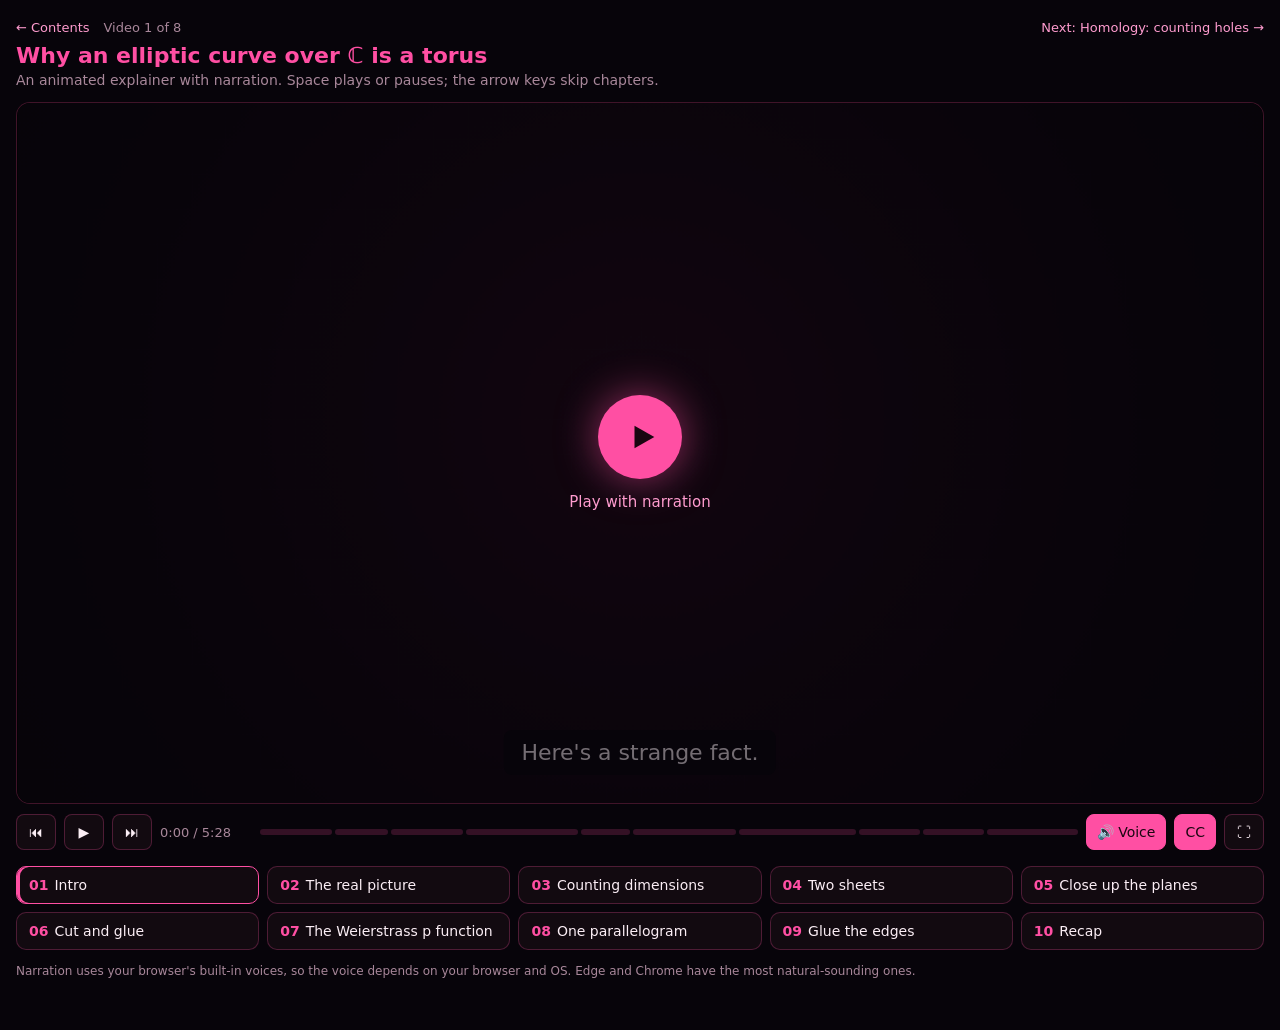
<file: elliptic-curve-torus/index.html>
<!doctype html>
<html lang="en">
<head>
<meta charset="utf-8">
<meta name="viewport" content="width=device-width, initial-scale=1">
<title>Elliptic Curve Torus</title>
<link rel="stylesheet" href="../_shared/player.css">
<script src="../_shared/player.js"></script>
</head>
<body>
<script>
// ───────────────────────────── scene art ─────────────────────────────
const fx = (x) => { const x3 = cmul(cmul(x, x), x); return [x3[0] - x[0], x3[1] - x[1]]; };

const REAL = (() => {
  const cs = (a, b, N) => { const xs = []; for (let k = 0; k <= N; k++) xs.push(a + ((b - a) * (1 - Math.cos((Math.PI * k) / N))) / 2); return xs; };
  const yv = (x) => Math.sqrt(Math.max(0, x * x * x - x));
  const ov = cs(-1, 0, 140), br = cs(1, 1.95, 140);
  return {
    oval: [...ov.map((x) => [x, yv(x)]), ...ov.slice().reverse().map((x) => [x, -yv(x)])],
    branch: [...br.slice().reverse().map((x) => [x, -yv(x)]), ...br.map((x) => [x, yv(x)])],
  };
})();

const LOOP_A = { c: [1, 0], r: 0.5 }, LOOP_B = { c: [0.5, 0], r: 0.95 }, LOOP_C = { c: [0, 0], r: 1.5 };
// Follow one square root continuously while x travels a fraction q of the loop.
function track(loop, q) {
  const N = Math.max(2, Math.ceil(260 * q));
  const xs = [], ys = [];
  let prev = null;
  for (let k = 0; k <= N; k++) {
    const th = (TAU * q * k) / N;
    const x = [loop.c[0] + loop.r * Math.cos(th), loop.c[1] + loop.r * Math.sin(th)];
    let w = csqrt(fx(x));
    if (prev && (w[0] - prev[0]) ** 2 + (w[1] - prev[1]) ** 2 > (w[0] + prev[0]) ** 2 + (w[1] + prev[1]) ** 2) w = [-w[0], -w[1]];
    prev = w; xs.push(x); ys.push(w);
  }
  return { xs, ys };
}

function tube(x0, x1, y, ry) {
  if (x1 - x0 <= 0) return;
  const g = ctx.createLinearGradient(0, y - ry, 0, y + ry);
  g.addColorStop(0, '#3a0a24'); g.addColorStop(0.35, '#ff6fb6'); g.addColorStop(1, '#2a0718');
  ctx.fillStyle = g;
  ctx.fillRect(x0, y - ry, x1 - x0, 2 * ry);
}
function cap(x, y, rx, ry) {
  ctx.save();
  ctx.fillStyle = '#5a1238'; ctx.strokeStyle = COL.soft; ctx.lineWidth = 1.5;
  ctx.beginPath(); ctx.ellipse(x, y, rx, ry, 0, 0, TAU); ctx.fill(); ctx.stroke();
  ctx.restore();
}

// Weierstrass lattice: origin, periods, and a parallelogram helper.
const LO = [300, 430], LW1 = [150, 0], LW2 = [55, -135];
const lpt = (m, n) => [LO[0] + m * LW1[0] + n * LW2[0], LO[1] + m * LW1[1] + n * LW2[1]];
const inLatBox = ([x, y]) => x > 50 && x < 770 && y > 90 && y < 620;
// dots of Λ; appear(d) gives each dot's alpha from its distance d to 0
function latticeDots(appear) {
  for (let m = -4; m <= 5; m++) for (let n = -2; n <= 3; n++) {
    const q = lpt(m, n);
    if (inLatBox(q)) dot(...q, 4.5, COL.white, 0.75 * appear(Math.hypot(m, n), q));
  }
}
function periods(wa) {
  arrow(...LO, ...lpt(1, 0), COL.white, 3, wa);
  arrow(...LO, ...lpt(0, 1), COL.lav, 3, wa);
  txt('ω₁', lpt(1, 0)[0] - 30, LO[1] + 24, { size: 24, font: MATH, italic: true, alpha: wa });
  txt('ω₂', lpt(0, 1)[0] - 34, lpt(0, 1)[1] + 10, { size: 24, font: MATH, italic: true, color: COL.lav, alpha: wa });
}

// ───────────────────────────── scenes ─────────────────────────────
const scenes = [
  {
    title: 'Intro',
    text: "Here's a strange fact. Take an elliptic curve, like y squared equals x cubed, plus a times x, plus b, and let x and y be complex numbers. It's called a curve because it has one complex dimension, which is two real dimensions. As long as the cubic has three distinct roots, the solutions, plus one point at infinity, form a torus: the surface of a donut. Let's see why.",
    draw(p, t) {
      drawSurface({ yaw: t * 0.45, pitch: 1.05, cx: 640, cy: 520, scale: 115, alpha: ease(seg(p, 0.76, 0.85)) });
      txt('An elliptic curve', 640, 150, { size: 62, weight: 300, alpha: ease(seg(p, 0.04, 0.1)) });
      txt('y² = x³ + ax + b', 640, 245, { size: 40, font: MATH, italic: true, color: COL.soft, alpha: ease(seg(p, 0.11, 0.17)) });
      txt('with  x, y ∈ ℂ', 640, 298, { size: 28, font: MATH, italic: true, color: COL.white, alpha: ease(seg(p, 0.27, 0.31)) });
      txt('“curve”: 1 complex dimension', 230, 470, { size: 22, color: COL.soft, alpha: ease(seg(p, 0.465, 0.5)) });
      txt('(= 2 real dimensions)', 230, 505, { size: 19, color: COL.dim, alpha: ease(seg(p, 0.51, 0.55)) });
      txt('if the cubic has 3 distinct roots,', 1050, 470, { size: 20, color: COL.dim, alpha: ease(seg(p, 0.575, 0.62)) });
      txt('solutions + one point at ∞', 1050, 505, { size: 22, color: COL.soft, alpha: ease(seg(p, 0.69, 0.75)) });
      txt('is a torus.', 640, 365, { size: 64, weight: 700, color: COL.pink, glow: 24, alpha: ease(seg(p, 0.79, 0.84)) });
    },
  },
  {
    title: 'The real picture',
    text: 'First, the familiar picture. Over the real numbers, y squared equals x cubed minus x is a curve in the plane. Here it has two pieces: a closed loop, and a branch that runs off to infinity. One equation in two real unknowns leaves one dimension. That is a curve.',
    draw(p) {
      const ox = 480, oy = 370, s = 120;
      const X = (x) => ox + x * s, Y = (y) => oy - y * s;
      const a = ease(seg(p, 0, 0.08));
      line(X(-2.2), oy, X(2.3), oy, COL.dim, 1.5, a);
      line(ox, Y(2.45), ox, Y(-2.45), COL.dim, 1.5, a);
      txt('x', X(2.3) + 16, oy, { size: 20, color: COL.dim, font: MATH, italic: true, alpha: a });
      txt('y', ox, Y(2.45) - 16, { size: 20, color: COL.dim, font: MATH, italic: true, alpha: a });
      const r = ease(seg(p, 0.12, 0.45));
      const toScreen = (pts) => pts.slice(0, Math.max(1, Math.floor(r * (pts.length - 1)) + 1)).map(([x, y]) => [X(x), Y(y)]);
      polyline(toScreen(REAL.oval), COL.pink, 4, 1, 14);
      polyline(toScreen(REAL.branch), COL.pink, 4, 1, 14);
      const ra = ease(seg(p, 0.45, 0.55));
      for (const x0 of [-1, 0, 1]) {
        dot(X(x0), oy, 6, COL.white, ra, 10);
        txt(String(x0).replace('-', '−'), X(x0) + (x0 === 0 ? 14 : 0), oy + 24, { size: 18, color: COL.dim, alpha: ra });
      }
      txt('y² = x³ − x', 1000, 170, { size: 44, font: MATH, italic: true, color: COL.soft, alpha: ease(seg(p, 0.04, 0.14)) });
      txt('x, y ∈ ℝ', 1000, 235, { size: 30, font: MATH, italic: true, alpha: ease(seg(p, 0.15, 0.25)) });
      txt('1 equation, 2 unknowns', 1000, 350, { size: 28, alpha: ease(seg(p, 0.66, 0.74)) });
      txt('2 − 1 = 1 dimension', 1000, 400, { size: 28, alpha: ease(seg(p, 0.74, 0.82)) });
      txt('a curve', 1000, 475, { size: 44, weight: 700, color: COL.pink, glow: 18, alpha: ease(seg(p, 0.88, 0.96)) });
    },
  },
  {
    title: 'Counting dimensions',
    text: "Now let x and y be complex. Each complex number hides two real numbers, so there are four real unknowns. And one complex equation is really two real equations: one for the real part, and one for the imaginary part. Four minus two is two. So the solutions form a two dimensional surface, sitting in four dimensional space. We can't draw that directly, so we have to be clever.",
    draw(p) {
      const f = (a, b) => ease(seg(p, a, b));
      txt('x = x₁ + i·x₂', 430, 140, { size: 38, font: MATH, italic: true, alpha: f(0.04, 0.12) });
      txt('y = y₁ + i·y₂', 850, 140, { size: 38, font: MATH, italic: true, alpha: f(0.1, 0.18) });
      txt('→  4 real unknowns', 640, 205, { size: 28, weight: 600, color: COL.pink, alpha: f(0.22, 0.3) });
      txt('y² = x³ + ax + b', 640, 295, { size: 42, font: MATH, italic: true, color: COL.soft, alpha: f(0.3, 0.37) });
      const b = f(0.38, 0.5);
      for (const [cx, label] of [[420, 'real parts match'], [860, 'imaginary parts match']]) {
        if (b <= 0) continue;
        ctx.save();
        ctx.globalAlpha = b;
        ctx.fillStyle = 'rgba(255,79,163,0.08)'; ctx.strokeStyle = 'rgba(255,79,163,0.5)'; ctx.lineWidth = 1.5;
        rr(cx - 170, 330, 340, 52, 12); ctx.fill(); ctx.stroke();
        ctx.restore();
        txt(label, cx, 356, { size: 24, alpha: b });
      }
      txt('→  2 real equations', 640, 425, { size: 28, weight: 600, color: COL.pink, alpha: f(0.5, 0.56) });
      txt('4 − 2 = 2', 640, 505, { size: 64, weight: 700, glow: 18, color: COL.white, alpha: f(0.56, 0.63) });
      txt('a 2-dimensional surface, living in ℝ⁴', 640, 568, { size: 26, color: COL.soft, alpha: f(0.64, 0.74) });
    },
  },
  {
    title: 'Two sheets',
    text: 'Solve for y: plus or minus the square root of x cubed minus x. So above almost every x sit two points of the surface: two sheets. Now watch x walk once around the root at x equals one, and watch the pink y dot end up exactly where minus y started. The sheets have swapped. But if x circles two roots at once, the two swaps cancel. Now take a huge loop around all three roots: an odd number of swaps. Seen from infinity, that huge loop is a tiny loop around infinity alone, so infinity is a swapping point too. The swapping points are the three roots, and infinity.',
    draw(p) {
      const a0 = ease(seg(p, 0, 0.06));
      txt('y = ±√(x³ − x)', 640, 82, { size: 34, font: MATH, italic: true, color: COL.soft, alpha: a0 });
      panel(60, 115, 560, 490, 'x-plane', a0);
      panel(660, 115, 560, 490, 'y-plane', a0);
      const XC = [340, 360], YC = [940, 360], sx = 120, sy = 105;
      const mx = (z) => [XC[0] + z[0] * sx, XC[1] - z[1] * sx];
      const my = (w) => [YC[0] + w[0] * sy, YC[1] - w[1] * sy];
      line(80, XC[1], 600, XC[1], 'rgba(255,255,255,0.12)', 1, a0);
      line(XC[0], 150, XC[0], 590, 'rgba(255,255,255,0.12)', 1, a0);
      line(680, YC[1], 1200, YC[1], 'rgba(255,255,255,0.12)', 1, a0);
      line(YC[0], 150, YC[0], 590, 'rgba(255,255,255,0.12)', 1, a0);
      for (const r of [-1, 0, 1]) {
        const [x, y] = mx([r, 0]);
        dot(x, y, 6, COL.white, a0, 10);
        txt(String(r).replace('-', '−'), x, y + 24, { size: 17, color: COL.dim, alpha: a0 });
      }
      const phase = p < 0.485 ? 0 : p < 0.6 ? 1 : 2;
      const loop = [LOOP_A, LOOP_B, LOOP_C][phase];
      const q = ease(phase === 0 ? seg(p, 0.24, 0.45) : phase === 1 ? seg(p, 0.49, 0.56) : seg(p, 0.61, 0.75));
      const tr = track(loop, q);
      const [lcx, lcy] = mx(loop.c);
      // loop B (and its y-path) fades out before the big loop starts
      const la = phase === 1 ? 1 - ease(seg(p, 0.575, 0.6)) : phase === 2 ? ease(seg(p, 0.6, 0.62)) : 1;
      ctx.save();
      ctx.setLineDash([6, 8]);
      ring(lcx, lcy, loop.r * sx, phase === 2 ? COL.pink : COL.soft, (phase === 2 ? 0.6 : 0.35) * a0 * la, phase === 2 ? 2.5 : 1.5);
      ctx.restore();
      polyline(tr.xs.map(mx), COL.pink, 3, la, 10);
      polyline(tr.ys.map(my), COL.pink, 3, la, 10);
      const xc = tr.xs[tr.xs.length - 1], yc = tr.ys[tr.ys.length - 1], y0 = tr.ys[0];
      ring(...my(y0), 13, COL.soft, 0.6 * a0);
      const hl = phase === 0 ? fade(p, 0.34, 0.37, 0.47, 0.485) : 0;
      const my0 = my([-y0[0], -y0[1]]);
      ring(...my0, 13 + 4 * hl, COL.white, (0.35 + 0.6 * hl) * a0, 2 + hl);
      txt('−y started here', my0[0], my0[1] + 34, { size: 17, color: COL.white, alpha: hl * a0 });
      if (phase === 2) txt('→ ∞', XC[0] + 160, XC[1] - 158, { size: 24, color: COL.pink, weight: 600, alpha: ease(seg(p, 0.71, 0.74)) });
      const ym = my([-yc[0], -yc[1]]), yp = my(yc), xp = mx(xc);
      dot(...ym, 8, COL.white, a0, 8);
      txt('−y', ym[0] + 22, ym[1] - 20, { size: 22, font: MATH, italic: true, alpha: a0 });
      dot(...yp, 9, COL.pink, a0, 16);
      txt('y', yp[0] + 20, yp[1] - 20, { size: 22, font: MATH, italic: true, color: COL.pink, alpha: a0 });
      dot(...xp, 9, COL.pink, a0, 16);
      txt('x', xp[0] + 18, xp[1] - 18, { size: 22, font: MATH, italic: true, color: COL.pink, alpha: a0 });
      txt('every x has two y’s: two sheets', 640, 640, { size: 24, color: COL.soft, alpha: fade(p, 0.13, 0.17, 0.25, 0.28) });
      txt('one root inside the loop → the two values swap', 640, 640, { size: 24, color: COL.pink, weight: 600, alpha: fade(p, 0.445, 0.46, 0.475, 0.485) });
      txt('two roots inside → the swaps cancel', 640, 640, { size: 24, color: COL.pink, weight: 600, alpha: fade(p, 0.55, 0.565, 0.585, 0.6) });
      txt('three roots inside → an odd number of swaps', 640, 640, { size: 24, color: COL.pink, weight: 600, alpha: fade(p, 0.66, 0.68, 0.7, 0.715) });
      txt('seen from ∞: a tiny loop around ∞ alone', 640, 640, { size: 24, color: COL.pink, weight: 600, alpha: fade(p, 0.715, 0.735, 0.86, 0.875) });
      txt('swapping points:  −1, 0, 1, and ∞', 640, 640, { size: 24, color: COL.pink, weight: 600, alpha: ease(seg(p, 0.875, 0.9)) });
    },
  },
  {
    title: 'Close up the planes',
    text: "Here's the recipe. For now, pretend the sheets are separate. Take two copies of the x plane, one per sheet. Wrap each plane around a ball, and pinch its whole far edge to a single point: the point at infinity. Now each sheet is a sphere.",
    draw(p, t) {
      const k = ease(seg(p, 0.39, 0.68));
      const pitch = 0.45;
      const scale = lerp(78, 165, k);
      // a disk of radius π rolled onto spheres of radius 1/k; at k = 1 its rim pinches to one point
      const fn = (u, v) => {
        const s = Math.PI * v, ang = TAU * u;
        if (k < 1e-3) return [s * Math.cos(ang), 0, s * Math.sin(ang)];
        const Rk = 1 / k, ph = s * k;
        return [Rk * Math.sin(ph) * Math.cos(ang), Rk * (1 - Math.cos(ph)), Rk * Math.sin(ph) * Math.sin(ang)];
      };
      const a = ease(seg(p, 0, 0.07));
      const rim = ease(seg(p, 0.51, 0.56));
      for (const [cx, lab] of [[360, 'sheet  y = +√'], [920, 'sheet  y = −√']]) {
        drawSurface({ fn, yaw: 0.3 + t * 0.25, pitch, cx, cy: 360, scale, alpha: a, nu: 40, nv: 14, hv: rim > 0 ? [{ j: 14, c: COL.white, w: 2 + 2 * rim }] : [] });
        txt(lab, cx, 167, { size: 20, color: COL.soft, font: MATH, italic: true, alpha: ease(seg(p, 0.2, 0.25)) });
        // north pole = the pinched rim = ∞
        const D = 9, ya = (scale * D * Math.cos(pitch)) / (D - Math.sin(pitch));
        const ia = ease(seg(p, 0.71, 0.76));
        dot(cx, 360 - ya, 7, COL.white, ia, 12);
        txt('∞', cx + 30, 360 - ya, { size: 30, color: COL.white, weight: 700, alpha: ia });
      }
      txt('for now, treat the two sheets as separate', 640, 92, { size: 24, color: COL.soft, alpha: fade(p, 0.05, 0.1, 0.17, 0.2) });
      txt('two copies of the x-plane', 640, 92, { size: 24, color: COL.soft, alpha: fade(p, 0.2, 0.24, 0.36, 0.39) });
      txt('wrap each plane around a ball…', 640, 92, { size: 24, color: COL.soft, alpha: fade(p, 0.39, 0.42, 0.48, 0.51) });
      txt('…and pinch the whole far edge to one point: ∞', 640, 92, { size: 24, color: COL.soft, alpha: fade(p, 0.51, 0.54, 0.76, 0.79) });
      txt('each sheet is a sphere  (x-plane + ∞)', 640, 92, { size: 30, weight: 700, color: COL.pink, glow: 16, alpha: ease(seg(p, 0.79, 0.84)) });
    },
  },
  {
    title: 'Cut and glue',
    text: "Cut each sphere along two slits: from minus one to zero, and from one to infinity. Why those? Each slit joins two swapping points. A loop that doesn't cross a slit circles none or two of them, and two swaps cancel. So the only way to switch sheets is to cross a slit. Open the slits into holes, and connect the spheres with tubes. Follow a loop: across the top tube, through the other sphere, and back along the bottom tube. The gap between the tubes is the hole of the donut. Now shrink the spheres and swell the tubes: a torus.",
    draw(p, t, dur) {
      const m = ease(seg(p, 0.86, 0.92));                 // shrink spheres, swell tubes
      const cf = ease(seg(p, 0.91, 0.95));                 // crossfade into the 3D torus
      const r = lerp(165, 125, m), ry = lerp(34, 42, m), hy = lerp(78, 95, m), hx = lerp(118, 85, m);
      const L = [lerp(360, 495, m), 360], R = [lerp(920, 785, m), 360];
      const a = ease(seg(p, 0, 0.04)) * (1 - cf);
      ball(...L, r, a); ball(...R, r, a);
      const la0 = a * (1 - m);
      txt('sheet  y = +√', L[0], L[1] - r - 28, { size: 20, color: COL.soft, font: MATH, italic: true, alpha: la0 });
      txt('sheet  y = −√', R[0], R[1] - r - 28, { size: 20, color: COL.soft, font: MATH, italic: true, alpha: la0 });
      const holes = [[L[0] + hx, L[1] - hy], [L[0] + hx, L[1] + hy], [R[0] - hx, R[1] - hy], [R[0] - hx, R[1] + hy]];
      const sl = ease(seg(p, 0.02, 0.1)), op = ease(seg(p, 0.495, 0.53)), tb = ease(seg(p, 0.54, 0.59));
      if (cf < 1) {
        ctx.save();
        ctx.globalAlpha = 1 - cf;
        for (const [x, y] of holes) {
          if (op > 0) {
            ctx.save();
            ctx.fillStyle = COL.bg; ctx.strokeStyle = COL.soft; ctx.lineWidth = 1.5;
            ctx.beginPath(); ctx.ellipse(x, y, 1 + 12 * op, ry, 0, 0, TAU); ctx.fill(); ctx.stroke();
            ctx.restore();
          }
          if (sl > 0 && op < 1) line(x, y - ry * sl, x, y + ry * sl, COL.white, 3, 1 - op);
        }
        if (tb > 0) {
          for (const y of [L[1] - hy, L[1] + hy]) {
            const lx = L[0] + hx, rx = R[0] - hx, mid = 640;
            const e1 = lx + (mid - lx) * tb, e2 = rx - (rx - mid) * tb;
            tube(lx, e1 + (tb >= 1 ? 1 : 0), y, ry);
            tube(e2, rx, y, ry);
            if (tb < 1) { cap(e1, y, 12, ry); cap(e2, y, 12, ry); }
          }
        }
        // the gap between the tubes: the hole of the donut
        const ga = fade(p, 0.755, 0.79, 0.86, 0.9);
        if (ga > 0) {
          const bw = Math.sqrt(r * r - (hy - ry) ** 2);
          const gx0 = L[0] + bw, gx1 = R[0] - bw, gy0 = L[1] - hy + ry, gy1 = L[1] + hy - ry;
          ctx.save();
          ctx.globalAlpha = ga * (1 - cf); ctx.fillStyle = 'rgba(201,162,255,0.28)';
          ctx.fillRect(gx0, gy0, gx1 - gx0, gy1 - gy0);
          ctx.restore();
          txt('the hole', 640, 360, { size: 22, weight: 700, color: COL.lav, alpha: ga * ease(seg(p, 0.8, 0.84)) });
        }
        // a loop: left sphere → top tube → right sphere → bottom tube → back
        const fl = ease(seg(p, 0.6, 0.73)), fa = fade(p, 0.6, 0.61, 0.85, 0.88);
        if (fa > 0) {
          const lx = L[0] + hx, rx = R[0] - hx, rr0 = hy, cy0 = L[1];
          const path = [];
          for (let k = 0; k <= 16; k++) { const th = Math.PI + (Math.PI / 2) * (k / 16); path.push([lx + rr0 * Math.cos(th), cy0 + rr0 * Math.sin(th)]); }
          for (let k = 1; k <= 20; k++) path.push([lerp(lx, rx, k / 20), cy0 - rr0]);
          for (let k = 1; k <= 32; k++) { const th = -Math.PI / 2 + Math.PI * (k / 32); path.push([rx + rr0 * Math.cos(th), cy0 + rr0 * Math.sin(th)]); }
          for (let k = 1; k <= 20; k++) path.push([lerp(rx, lx, k / 20), cy0 + rr0]);
          for (let k = 1; k <= 16; k++) { const th = Math.PI / 2 + (Math.PI / 2) * (k / 16); path.push([lx + rr0 * Math.cos(th), cy0 + rr0 * Math.sin(th)]); }
          const n = Math.max(2, Math.round(fl * (path.length - 1)) + 1);
          polyline(path.slice(0, n), COL.white, 3.5, fa * (1 - cf), 10);
          dot(...path[n - 1], 7, COL.white, fa * (1 - cf), 12);
        }
        ctx.restore();
      }
      const la = fade(p, 0.05, 0.09, 0.47, 0.5);
      txt('cut from −1 to 0', 640, 360 - 78, { size: 20, color: COL.white, alpha: la });
      txt('cut from 1 to ∞', 640, 360 + 78, { size: 20, color: COL.white, alpha: la });
      // each slit joins two swapping points
      const ea = fade(p, 0.17, 0.2, 0.47, 0.5);
      const ends = [['−1', 0, -1], ['0', 0, 1], ['1', 1, -1], ['∞', 1, 1]];
      for (const [lab, s, e] of ends) {
        for (const side of [0, 1]) {
          const [hx0, hy0] = holes[side * 2 + s];
          const yy = hy0 + e * 34;
          dot(hx0, yy, 5, COL.pink, ea, 8);
          txt(lab, hx0 + (side ? 34 : -34), yy, { size: 18, color: COL.pink, weight: 600, alpha: ea });
        }
      }
      // loops that avoid the slits: around no swapping point, or around both ends of one slit
      const lp = fade(p, 0.225, 0.25, 0.37, 0.39);
      if (lp > 0) {
        ctx.save();
        ctx.setLineDash([5, 6]);
        ctx.globalAlpha = lp; ctx.strokeStyle = COL.white; ctx.lineWidth = 2;
        ctx.beginPath(); ctx.arc(300, 360, 30, 0, TAU); ctx.stroke();
        ctx.beginPath(); ctx.ellipse(holes[0][0], holes[0][1], 24, 54, 0, 0, TAU); ctx.stroke();
        ctx.restore();
        txt('none', 300, 360, { size: 17, color: COL.white, alpha: lp });
      }
      // crossing a slit = switching sheets
      const c1 = ease(seg(p, 0.385, 0.42)), c2 = ease(seg(p, 0.42, 0.47)), cv = fade(p, 0.385, 0.4, 0.47, 0.495);
      if (cv > 0) {
        const y = holes[0][1];
        if (c2 <= 0) dot(lerp(410, holes[0][0], c1), y, 8, COL.pink, cv, 14);
        else dot(lerp(holes[2][0], holes[2][0] + 60, c2), y, 8, COL.pink, cv, 14);
        if (c1 >= 1) {
          ctx.save();
          ctx.setLineDash([6, 7]);
          ctx.globalAlpha = cv * 0.8; ctx.strokeStyle = COL.pink; ctx.lineWidth = 2;
          ctx.beginPath(); ctx.moveTo(holes[0][0], y - 40); ctx.quadraticCurveTo(640, y - 150, holes[2][0], y - 40); ctx.stroke();
          ctx.restore();
          txt('to the other sheet', 640, y - 132, { size: 18, color: COL.pink, alpha: cv });
        }
      }
      // ...which is the same torus as at the start
      const tilt = ease(seg(p, 0.93, 1));
      drawSurface({ yaw: Math.max(0, t - 0.91 * dur) * 0.45, pitch: lerp(1.2, 1.05, tilt), cx: 640, cy: 370, scale: lerp(170, 150, tilt), alpha: cf });
      txt('cut each sphere along two slits', 640, 92, { size: 24, color: COL.soft, alpha: fade(p, 0.02, 0.05, 0.14, 0.165) });
      txt('each slit joins two swapping points', 640, 92, { size: 24, color: COL.soft, alpha: fade(p, 0.165, 0.19, 0.205, 0.225) });
      txt('a loop avoiding the slits circles none or 2 of them → no swap', 640, 92, { size: 24, color: COL.soft, alpha: fade(p, 0.225, 0.25, 0.365, 0.385) });
      txt('switching sheets = crossing a slit', 640, 92, { size: 24, color: COL.pink, weight: 600, alpha: fade(p, 0.385, 0.4, 0.475, 0.495) });
      txt('open the slits into holes', 640, 92, { size: 24, color: COL.soft, alpha: fade(p, 0.495, 0.51, 0.525, 0.54) });
      txt('glue across the cuts with tubes', 640, 92, { size: 24, color: COL.soft, alpha: fade(p, 0.54, 0.555, 0.585, 0.6) });
      txt('follow a loop: top tube → other sphere → bottom tube → back', 640, 92, { size: 24, color: COL.soft, alpha: fade(p, 0.6, 0.62, 0.735, 0.755) });
      txt('the gap between the tubes = the hole of the donut', 640, 92, { size: 24, color: COL.lav, weight: 600, alpha: fade(p, 0.755, 0.78, 0.845, 0.86) });
      txt('shrink the spheres, swell the tubes', 640, 92, { size: 24, color: COL.soft, alpha: fade(p, 0.86, 0.875, 0.915, 0.93) });
      txt('2 spheres + 2 tubes = a torus', 640, 92, { size: 34, weight: 700, color: COL.pink, glow: 18, alpha: ease(seg(p, 0.93, 0.96)) });
    },
  },
  {
    title: 'The Weierstrass p function',
    text: "There's a second, more precise way to see it, thanks to Weierstrass. Pick two complex numbers, omega one and omega two, and take all their integer combinations. That's a lattice, called Lambda. Now add up one over z minus omega, squared, over every lattice point omega, with a small correction so the sum converges. That's the Weierstrass p function. For p prime, its derivative, shifting z just reshuffles the sum; with a little more work, p itself is periodic too. And the pair, p of z and p prime of z, always lands on a curve: y squared equals four x cubed, minus g two times x, minus g three. Same kind of equation, just rescaled.",
    draw(p) {
      latticeDots((d) => ease(seg(p, 0.1 + d * 0.02, 0.16 + d * 0.02)));
      for (let m = -4; m <= 5; m++) for (let n = -2; n <= 3; n++) {
        const q = lpt(m, n), d = Math.hypot(m, n);
        if (inLatBox(q)) ring(...q, 10, COL.pink, 0.8 * fade(p, 0.29 + d * 0.01, 0.31 + d * 0.01, 0.38, 0.42), 2);
      }
      const oa = ease(seg(p, 0.09, 0.13));
      dot(...LO, 5, COL.white, oa);
      txt('0', LO[0] - 16, LO[1] + 18, { size: 18, color: COL.dim, alpha: oa });
      periods(ease(seg(p, 0.1, 0.16)));
      const z = lpt(0.62, 0.38);
      const za = ease(seg(p, 0.52, 0.55));
      dot(...z, 7, COL.pink, za, 14);
      txt('z', z[0] + 14, z[1] - 14, { size: 22, font: MATH, italic: true, color: COL.pink, alpha: za });
      const ta = ease(seg(p, 0.53, 0.59));
      for (let m = -3; m <= 4; m++) for (let n = -2; n <= 3; n++) {
        if (!m && !n) continue;
        const q = [z[0] + m * LW1[0] + n * LW2[0], z[1] + m * LW1[1] + n * LW2[1]];
        if (inLatBox(q)) dot(...q, 5, COL.soft, ta * 0.85, 8);
      }
      txt('every translate z + ω gives the same value', 410, 64, { size: 21, color: COL.soft, alpha: ta });
      const RX = 1010;
      txt('Λ = ℤω₁ + ℤω₂', RX, 135, { size: 32, font: MATH, italic: true, alpha: ease(seg(p, 0.22, 0.26)) });
      txt('℘(z) = 1/z² + Σ [ 1/(z−ω)² − 1/ω² ]', RX, 198, { size: 24, font: MATH, italic: true, color: COL.soft, alpha: ease(seg(p, 0.264, 0.31)) });
      txt('sum over every ω ≠ 0 in Λ', RX, 232, { size: 17, color: COL.dim, alpha: ease(seg(p, 0.31, 0.35)) });
      txt('℘′(z + ω) = ℘′(z)', RX, 280, { size: 28, font: MATH, italic: true, alpha: ease(seg(p, 0.53, 0.56)) });
      txt('℘(z + ω) = ℘(z)', RX, 320, { size: 28, font: MATH, italic: true, alpha: ease(seg(p, 0.58, 0.62)) });
      txt('z ↦ (℘(z), ℘′(z))', RX, 380, { size: 30, font: MATH, italic: true, alpha: ease(seg(p, 0.66, 0.7)) });
      txt('lands on the curve', RX, 416, { size: 18, color: COL.dim, alpha: ease(seg(p, 0.75, 0.78)) });
      txt('y² = 4x³ − g₂x − g₃', RX, 452, { size: 30, font: MATH, italic: true, color: COL.soft, alpha: ease(seg(p, 0.79, 0.83)) });
      txt('same kind as y² = x³ + ax + b, rescaled', RX, 488, { size: 17, color: COL.dim, alpha: ease(seg(p, 0.91, 0.94)) });
    },
  },
  {
    title: 'One parallelogram',
    text: "Since shifting z changes nothing, one parallelogram is enough, and it turns out every point of the curve is hit exactly once. The corner, z equals zero, goes to the point at infinity. Opposite edges give the same points, so they get glued. And every elliptic curve comes from some lattice this way. The curve is C mod Lambda.",
    draw(p) {
      const a = ease(seg(p, 0, 0.05));
      latticeDots(() => a);
      dot(...LO, 5, COL.white, a);
      const pa = ease(seg(p, 0.07, 0.11));
      if (pa > 0) {
        const c = [LO, lpt(1, 0), lpt(1, 1), lpt(0, 1)];
        ctx.save();
        ctx.globalAlpha = pa;
        ctx.fillStyle = 'rgba(255,79,163,0.22)';
        ctx.beginPath(); ctx.moveTo(...c[0]); for (const q of c.slice(1)) ctx.lineTo(...q); ctx.closePath(); ctx.fill();
        ctx.restore();
      }
      periods(a);
      const ca = ease(seg(p, 0.34, 0.38));
      ring(...LO, 13, COL.pink, ca, 3);
      txt('z = 0  ↦  ∞', LO[0] - 30, LO[1] + 46, { size: 22, font: MATH, italic: true, color: COL.pink, alpha: ease(seg(p, 0.42, 0.46)) });
      const ea = ease(seg(p, 0.52, 0.56));
      arrow(...LO, ...lpt(1, 0), COL.white, 4.5, ea, 1);
      arrow(...lpt(0, 1), ...lpt(1, 1), COL.white, 4.5, ea, 1);
      arrow(...LO, ...lpt(0, 1), COL.lav, 4.5, ea, 2);
      arrow(...lpt(1, 0), ...lpt(1, 1), COL.lav, 4.5, ea, 2);
      txt('one parallelogram hits each point of E exactly once', 410, 96, { size: 21, color: COL.soft, alpha: fade(p, 0.08, 0.12, 0.33, 0.36) });
      txt('the corner z = 0 goes to the extra point at ∞', 410, 96, { size: 21, color: COL.soft, alpha: fade(p, 0.36, 0.39, 0.5, 0.52) });
      txt('same-colored edges are glued', 410, 96, { size: 21, color: COL.soft, alpha: ease(seg(p, 0.52, 0.56)) });
      const RX = 1010;
      txt('z ↦ (℘(z), ℘′(z))', RX, 170, { size: 30, font: MATH, italic: true, alpha: a });
      txt('0 ↦ ∞', RX, 235, { size: 28, font: MATH, italic: true, color: COL.soft, alpha: ease(seg(p, 0.42, 0.46)) });
      txt('every elliptic curve', RX, 315, { size: 22, alpha: ease(seg(p, 0.67, 0.71)) });
      txt('comes from some lattice Λ', RX, 347, { size: 22, alpha: ease(seg(p, 0.69, 0.73)) });
      txt('E(ℂ) ≅ ℂ / Λ', RX, 450, { size: 46, font: MATH, weight: 700, color: COL.pink, glow: 20, alpha: ease(seg(p, 0.83, 0.88)) });
      txt('“C mod Lambda”', RX, 500, { size: 18, color: COL.dim, alpha: ease(seg(p, 0.86, 0.9)) });
    },
  },
  {
    title: 'Glue the edges',
    text: 'Now just glue. Topologically, we can straighten the parallelogram into a rectangle. Glue the top edge to the bottom edge, and you get a cylinder. Then bend the cylinder around until its two end circles meet. The result is a torus. The elliptic curve, the complex plane modulo a lattice, and a donut are all the same shape.',
    draw(p, t, dur) {
      const sh = 0.41 * (1 - ease(seg(p, 0.1, 0.24)));
      const t1 = ease(seg(p, 0.28, 0.46));
      const t2 = ease(seg(p, 0.5, 0.72));
      const spin = Math.max(0, t - 0.72 * dur) * 0.45;
      const yaw = 0.5 * ease(seg(p, 0.28, 0.42)) + 0.2 * ease(seg(p, 0.5, 0.72)) + spin;
      const pitch = 0.2 * ease(seg(p, 0.28, 0.42)) + 0.85 * ease(seg(p, 0.5, 0.72));
      drawSurface({
        t1, t2: t1 < 1 ? 0 : t2, sh, yaw, pitch, cx: 640, cy: 380, scale: 118 + 32 * ease(seg(p, 0.5, 0.72)),
        alpha: ease(seg(p, 0, 0.06)),
        hv: [{ j: 0, c: COL.white }, { j: NV, c: COL.white }],
        hu: [{ i: 0, c: COL.lav }, { i: NU, c: COL.lav }],
      });
      txt('straighten it into a rectangle (topology doesn’t care)', 640, 92, { size: 24, color: COL.soft, alpha: fade(p, 0.04, 0.1, 0.25, 0.28) });
      txt('glue white edge to white edge → a cylinder', 640, 92, { size: 24, color: COL.soft, alpha: fade(p, 0.28, 0.31, 0.47, 0.5) });
      txt('glue purple circle to purple circle → a torus', 640, 92, { size: 24, color: COL.soft, alpha: fade(p, 0.5, 0.53, 0.72, 0.75) });
      txt('E(ℂ)  =  ℂ / Λ  =  a torus', 640, 92, { size: 36, font: MATH, weight: 700, color: COL.pink, glow: 18, alpha: ease(seg(p, 0.75, 0.82)) });
    },
  },
  {
    title: 'Recap',
    text: "To wrap up. The two loops on the torus, around the hole and around the tube, come from the two periods, omega one and omega two. One bonus: since the torus is C mod Lambda, you add two points by adding their z's as vectors, then wrapping back into the parallelogram. Remarkably, this matches a purely geometric rule on the curve: three points on a line add to zero. So an elliptic curve over the complex numbers is a torus, a surface with one hole, with addition built in.",
    draw(p, t) {
      drawSurface({
        yaw: 0.7 + t * 0.35, pitch: 1.0, cx: 880, cy: 380, scale: 135,
        alpha: ease(seg(p, 0, 0.05)),
        hv: [{ j: Math.round(NV * 0.75), c: COL.white, w: 4 }],
        hu: [{ i: 0, c: COL.lav, w: 4 }],
      });
      const X = 70;
      const row = (y, s, a, o = {}) => txt(s, X, y, { size: 27, align: 'left', alpha: a, ...o });
      row(165, 'E(ℂ)  =  ℂ / Λ  =  a torus', ease(seg(p, 0.03, 0.1)), { font: MATH, size: 32, color: COL.pink, weight: 700 });
      const l1 = ease(seg(p, 0.096, 0.13)), l2 = ease(seg(p, 0.13, 0.17));
      line(X, 245, X + 34, 245, COL.white, 4, l1);
      row(245, '      around the hole  ↔  ω₁', l1);
      line(X, 305, X + 34, 305, COL.lav, 4, l2);
      row(305, '      around the tube  ↔  ω₂', l2, { color: COL.lav });
      row(352, 'adding points  =  adding z’s, wrapped mod Λ', ease(seg(p, 0.37, 0.41)), { size: 24, color: COL.soft });
      // a small parallelogram: z₁ + z₂ leaves it, then wraps back by −ω₁
      const O = [110, 505], u1 = [190, 0], u2 = [60, -120];
      const P = (m, n) => [O[0] + m * u1[0] + n * u2[0], O[1] + m * u1[1] + n * u2[1]];
      const ga = ease(seg(p, 0.37, 0.41));
      if (ga > 0) {
        const c = [P(0, 0), P(1, 0), P(1, 1), P(0, 1)];
        ctx.save();
        ctx.globalAlpha = ga; ctx.fillStyle = 'rgba(255,79,163,0.14)';
        ctx.beginPath(); ctx.moveTo(...c[0]); for (const q of c.slice(1)) ctx.lineTo(...q); ctx.closePath(); ctx.fill();
        ctx.restore();
        line(...c[0], ...c[1], COL.white, 2.5, ga); line(...c[3], ...c[2], COL.white, 2.5, ga);
        line(...c[0], ...c[3], COL.lav, 2.5, ga); line(...c[1], ...c[2], COL.lav, 2.5, ga);
      }
      const z1 = P(0.6, 0.2), z2 = P(0.7, 0.6), zs = P(1.3, 0.8), zw = P(0.3, 0.8);
      const va = ease(seg(p, 0.4, 0.44));
      arrow(...O, ...z1, COL.soft, 2.5, va); arrow(...O, ...z2, COL.soft, 2.5, va);
      txt('z₁', z1[0] + 16, z1[1] - 12, { size: 18, font: MATH, italic: true, color: COL.soft, alpha: va });
      txt('z₂', z2[0] + 18, z2[1] + 6, { size: 18, font: MATH, italic: true, color: COL.soft, alpha: va });
      const sa = ease(seg(p, 0.44, 0.48));
      if (sa > 0) {
        ctx.save(); ctx.setLineDash([5, 6]);
        line(...z1, lerp(z1[0], zs[0], sa), lerp(z1[1], zs[1], sa), COL.soft, 2, 0.8);
        ctx.restore();
        dot(...zs, 6, COL.dim, ease(seg(p, 0.46, 0.48)));
      }
      const wr = ease(seg(p, 0.48, 0.53));
      if (wr > 0) {
        ctx.save(); ctx.setLineDash([5, 6]);
        line(...zs, lerp(zs[0], zw[0], wr), zs[1], COL.white, 2, 0.8);
        ctx.restore();
        txt('− ω₁', zs[0] + 36, zs[1] + 2, { size: 18, font: MATH, italic: true, alpha: wr });
        dot(lerp(zs[0], zw[0], wr), zs[1], 8, COL.pink, 1, 14);
        txt('z₁ + z₂', zw[0] - 15, zw[1] + 24, { size: 18, font: MATH, italic: true, color: COL.pink, alpha: ease(seg(p, 0.52, 0.55)) });
      }
      txt('geometry agrees: 3 points on a line add to 0', X, 548, { size: 22, align: 'left', color: COL.soft, alpha: ease(seg(p, 0.55, 0.6)) });
      txt('one hole, with addition built in', X, 592, { size: 30, align: 'left', weight: 700, color: COL.pink, glow: 16, alpha: ease(seg(p, 0.85, 0.9)) });
    },
  },
];

startVideo({ title: 'Why an elliptic curve over ℂ is a torus', scenes });
</script>
</body>
</html>
</file>
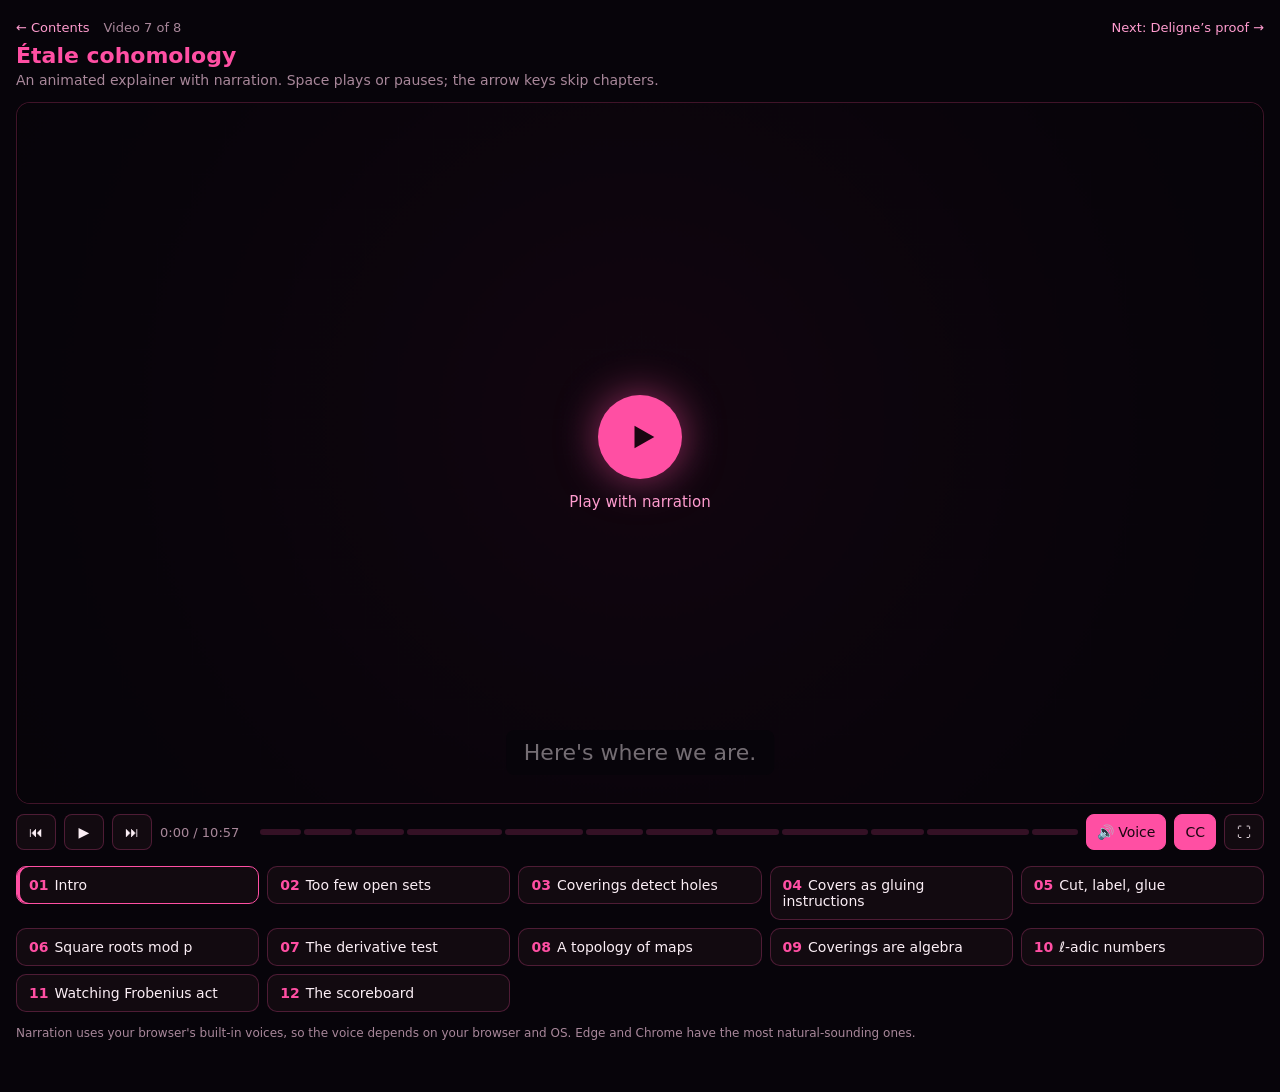
<file: etale-cohomology/index.html>
<!doctype html>
<html lang="en">
<head>
<meta charset="utf-8">
<meta name="viewport" content="width=device-width, initial-scale=1">
<title>Etale Cohomology</title>
<link rel="stylesheet" href="../_shared/player.css">
<script src="../_shared/player.js"></script>
</head>
<body>
<script>
// ───────────────────────────── helpers ─────────────────────────────
const range = (N, f) => Array.from({ length: N + 1 }, (_, k) => f(k / N));
function dashed(pts, c, w, a, dash = [8, 7]) {
  if (a <= 0) return;
  ctx.save(); ctx.setLineDash(dash); polyline(pts, c, w, a, 6); ctx.restore();
}
// A wobbly closed curve standing in for "a curve X".
const blob = (cx, cy, r, s0 = 0, s1 = 1, N = 200) => range(N, (s) => {
  const th = TAU * lerp(s0, s1, s);
  const rr = r * (1 + 0.12 * Math.sin(3 * th) + 0.06 * Math.cos(5 * th));
  return [cx + rr * Math.cos(th), cy - 0.8 * rr * Math.sin(th)];
});
// Draw a closed blob with small gaps (removed points) at the given parameters.
function punctured(cx, cy, r, holes, c, w, a) {
  if (a <= 0) return;
  const hs = [...holes].sort((x, y) => x - y), g = 0.012;
  for (let i = 0; i < hs.length; i++) {
    const s0 = hs[i] + g, s1 = (i + 1 < hs.length ? hs[i + 1] : hs[0] + 1) - g;
    polyline(blob(cx, cy, r, s0, s1, 80), c, w, a, 8);
  }
  for (const h of hs) { const [x, y] = blob(cx, cy, r, h, h, 1)[0]; ring(x, y, 6, c, a, 2); }
}
function square(S0, SZ, a) {
  if (a <= 0) return (u, v) => [S0[0] + u * SZ, S0[1] + SZ - v * SZ];
  ctx.save(); ctx.globalAlpha = a; ctx.fillStyle = 'rgba(255,79,163,0.1)'; ctx.strokeStyle = 'rgba(255,79,163,0.7)'; ctx.lineWidth = 2;
  ctx.fillRect(S0[0], S0[1], SZ, SZ); ctx.strokeRect(S0[0], S0[1], SZ, SZ); ctx.restore();
  return (u, v) => [S0[0] + u * SZ, S0[1] + SZ - v * SZ];
}
function gridLines(sq, n, c, a, w = 1) {
  for (let k = 1; k < n; k++) {
    line(...sq(k / n, 0), ...sq(k / n, 1), c, w, a);
    line(...sq(0, k / n), ...sq(1, k / n), c, w, a);
  }
}

// ───────────────────────────── scenes ─────────────────────────────
const scenes = [
  {
    title: 'Intro',
    text: "Here's where we are. Weil's conjectures would follow from the Lefschetz formula, if only curves mod p had a cohomology: an H one of dimension two, with Frobenius acting on it. Over the complex numbers, H one comes from loops. But mod p, there are no loops to draw. In the early nineteen sixties, Alexander Grothendieck found a way around this, with Michael Artin and Jean-Louis Verdier. The trick is to stop looking at loops, and look at coverings instead.",
    draw(p) {
      txt('Étale cohomology', 640, 90, { size: 60, weight: 700, color: COL.pink, glow: 22, alpha: ease(seg(p, 0.0, 0.08)) });
      const wish = [['a cohomology for curves mod p', 0.08], ['H¹ of dimension 2', 0.16], ['Frobenius acts on it', 0.24]];
      wish.forEach(([s, at], i) => txt(`☐  ${s}`, 640, 190 + i * 50, { size: 28, color: COL.soft, alpha: ease(seg(p, at, at + 0.06)) }));
      txt('over ℂ: H¹ comes from loops', 640, 380, { size: 28, alpha: ease(seg(p, 0.36, 0.42)) });
      txt('mod p: no loops to draw', 640, 430, { size: 28, color: COL.dim, alpha: ease(seg(p, 0.44, 0.5)) });
      txt('Grothendieck (with Artin, Verdier), early 1960s', 640, 520, { size: 26, color: COL.lav, alpha: ease(seg(p, 0.58, 0.66)) });
      txt('stop looking at loops. look at coverings.', 640, 600, { size: 34, weight: 700, color: COL.pink, glow: 18, alpha: ease(seg(p, 0.84, 0.92)) });
    },
  },
  {
    title: 'Too few open sets',
    text: "Why is there no topology mod p? There is one, called the Zariski topology, but it's far too coarse. An open set is the whole curve with finitely many points removed. That's all. So any two open sets overlap almost everywhere. There are no small neighborhoods, no little disks, nothing you could use to trace out a loop. If you compute cohomology with these open sets, H one comes out zero. Every overlap is still one connected piece, so there's nowhere for a shift to hide. The curve looks like a blob with no holes at all.",
    draw(p) {
      const C = [400, 380], R = 200;
      const a0 = ease(seg(p, 0.04, 0.12));
      polyline(blob(...C, R), COL.white, 2, 0.3 * a0);
      txt('a curve mod p', C[0], C[1], { size: 22, color: COL.dim, alpha: a0 });
      const A = ease(seg(p, 0.18, 0.25)) * (1 - 0.6 * ease(seg(p, 0.36, 0.4)));
      punctured(...C, R, [0.08, 0.37, 0.71], COL.pink, 4, A);
      const B = ease(seg(p, 0.32, 0.4));
      punctured(...C, R + 22, [0.2, 0.52, 0.6, 0.9], COL.lav, 4, B);
      const RX = 960;
      txt('open set  =  curve − finitely many points', RX, 190, { size: 26, alpha: ease(seg(p, 0.2, 0.26)) });
      txt('two open sets overlap almost everywhere', RX, 250, { size: 24, color: COL.soft, alpha: ease(seg(p, 0.36, 0.42)) });
      txt('no small neighborhoods', RX, 310, { size: 24, color: COL.soft, alpha: ease(seg(p, 0.43, 0.49)) });
      txt('no loops', RX, 355, { size: 24, color: COL.soft, alpha: ease(seg(p, 0.51, 0.57)) });
      txt('H¹  =  0', RX, 430, { size: 46, font: MATH, weight: 700, color: COL.pink, glow: 18, alpha: ease(seg(p, 0.68, 0.73)) });
      txt('every overlap is one connected piece:', RX, 495, { size: 21, color: COL.lav, alpha: ease(seg(p, 0.73, 0.78)) });
      txt('nowhere for a shift to hide', RX, 527, { size: 21, color: COL.lav, alpha: ease(seg(p, 0.76, 0.81)) });
      txt('(Zariski topology: too coarse)', RX, 580, { size: 20, color: COL.dim, alpha: ease(seg(p, 0.88, 0.93)) });
    },
  },
  {
    title: 'Coverings detect holes',
    text: "Here's the key idea. Over the complex numbers, you can detect a hole without drawing any loop, using coverings. Take a circle, and a second circle that wraps around it twice, like z goes to z squared. Walk once around the bottom circle, and follow along upstairs. You don't come back to where you started: you land on the other sheet. That twist is the hole, showing up. Without a hole, a double cover would just fall apart into two separate copies. The twisted coverings, labelled by their shift, are H one. We'll build this carefully next.",
    draw(p, t) {
      const C = [420, 0], RX = 230, RY = 52;
      const base = (th) => [C[0] + RX * Math.cos(th), 560 + RY * Math.sin(th)];
      const up = (th) => [C[0] + RX * Math.cos(th), 340 + RY * Math.sin(th) - 70 * (th / TAU)];
      const a0 = ease(seg(p, 0.08, 0.16)), a1 = ease(seg(p, 0.2, 0.28));
      polyline(range(120, (s) => base(TAU * s)), COL.white, 3, a0, 6);
      txt('circle', C[0] + RX + 50, 560, { size: 22, color: COL.dim, alpha: a0 });
      polyline(range(240, (s) => up(2 * TAU * s)), COL.lav, 3, a1, 8);
      dashed([up(2 * TAU), up(0)], COL.lav, 2, 0.6 * a1);
      txt('wraps twice', C[0] + RX + 95, 270, { size: 22, color: COL.lav, alpha: a1 });
      txt('z ↦ z²', C[0] + RX + 95, 305, { size: 22, font: MATH, color: COL.lav, alpha: a1 });
      arrow(C[0] + RX + 95, 340, C[0] + RX + 95, 520, COL.dim, 2, a1);
      // walk
      if (p > 0.34) {
        const s = ease(seg(p, 0.36, 0.6));
        const th = TAU * s + Math.PI / 2;
        const B = base(th), U = up(th - Math.PI / 2 + Math.PI / 2 + 0) ;
        const U2 = up(TAU * s + Math.PI / 2);
        dashed([B, U2], COL.soft, 1.5, 0.6);
        polyline(range(60, (q) => base(Math.PI / 2 + TAU * s * q)), COL.pink, 5, 1, 12);
        polyline(range(60, (q) => up(Math.PI / 2 + TAU * s * q)), COL.pink, 5, 1, 12);
        dot(...B, 9, COL.pink, 1, 14); dot(...U2, 9, COL.pink, 1, 14);
        dot(...up(Math.PI / 2), 7, COL.white, 1);
        txt('start', up(Math.PI / 2)[0] - 50, up(Math.PI / 2)[1], { size: 18, color: COL.soft });
      }
      txt('once around below → the other sheet above', 420, 95, { size: 26, weight: 700, color: COL.pink, alpha: ease(seg(p, 0.6, 0.66)) });
      // no hole: the cover falls apart
      const na = ease(seg(p, 0.7, 0.78));
      panel(820, 230, 380, 330, 'no hole', na);
      const disk = (y, c, a) => { ctx.save(); ctx.globalAlpha = a; ctx.fillStyle = c; ctx.beginPath(); ctx.ellipse(1010, y, 120, 30, 0, 0, TAU); ctx.fill(); ctx.restore(); };
      disk(330, 'rgba(201,162,255,0.45)', na); disk(400, 'rgba(201,162,255,0.45)', na); disk(500, 'rgba(255,255,255,0.25)', na);
      txt('two separate copies', 1010, 540, { size: 20, color: COL.soft, alpha: na });
      txt('twisted coverings, labelled by shift  =  H¹', 640, 650, { size: 32, weight: 700, color: COL.pink, glow: 16, alpha: ease(seg(p, 0.88, 0.94)) });
    },
  },
  {
    title: 'Covers as gluing instructions',
    text: "Let's slow down and build H one out of covers, step by step, on the simplest space: a circle. Put three copies of the circle above it, three sheets. Now cut all three at one spot, a seam, and glue them back with a rule: when you cross the seam, move up by k sheets. With k equals zero, nothing happens: you get three separate circles, the boring cover. Watch k equals one. Walk once around, cross the seam, and you're on sheet one. Again, sheet two. Again, back to zero. The three sheets have become one long spiral. Now k equals two. Walk once around, and you jump to sheet two. Again, sheet one. Again, back to zero. A spiral the other way. As shapes, the two spirals are mirror images, but we remember the direction of the shift, so one and two are different elements. So the three-sheeted twisted covers of a circle are labeled by a shift: zero, one or two. That's H one of the circle with coefficients Z mod three. On a torus, there are two independent seams, one for each loop, so two shifts: Z mod three, squared.",
    draw(p, t) {
      const CX = 400, RX = 250, RY = 46, G = 0.09;
      const Y = [430, 330, 230];                       // sheets 0, 1, 2 (bottom → top)
      const pt = (th, y) => [CX + RX * Math.cos(th), y + RY * Math.sin(th)];
      const k = p < 0.355 ? 0 : p < 0.505 ? 1 : 2;
      const a0 = ease(seg(p, 0.03, 0.08)), a1 = ease(seg(p, 0.1, 0.15));
      // base circle with the seam
      polyline(range(120, (s) => pt(TAU * s, 600)), COL.white, 3, a0, 6);
      txt('the circle', CX + RX + 70, 600, { size: 20, color: COL.dim, alpha: a0 });
      // sheets, cut at the seam (front, θ = π/2)
      Y.forEach((y, j) => {
        polyline(range(100, (s) => pt(Math.PI / 2 + G + (TAU - 2 * G) * s, y)), COL.lav, 3, a1 * 0.8, 6);
        txt(`sheet ${j}`, CX - RX - 70, y, { size: 20, color: COL.soft, alpha: a1 });
      });
      const sa = ease(seg(p, 0.15, 0.19));
      ctx.save(); ctx.setLineDash([5, 6]);
      line(CX, Y[2] + RY - 30, CX, 600 + RY + 10, COL.pink, 1.5, 0.6 * sa);
      ctx.restore();
      txt('seam', CX, 600 + RY + 30, { size: 18, color: COL.pink, alpha: sa });
      // gluing rule at the seam: arriving on sheet j (from the right) → leave on sheet j + k (to the left)
      const ga = ease(seg(p, 0.23, 0.27));
      for (let j = 0; j < 3; j++) {
        const A = pt(Math.PI / 2 - G, Y[j]), B = pt(Math.PI / 2 + G, Y[(j + k) % 3]);
        line(...A, ...B, COL.pink, 3, ga);
      }
      // walk three laps
      const startAt = k === 0 ? 0.29 : k === 1 ? 0.37 : 0.52, dur = k === 0 ? 0.06 : 0.12;   // k = 1 and k = 2 walk at the same pace
      const s = 3 * seg(p, startAt, startAt + dur);
      if (s > 0) {
        const L = Math.min(2, Math.floor(s)), fr = s - L;
        for (let l = 0; l <= L; l++) {
          const sheet = (l * k) % 3, upto = l < L ? 1 : fr;
          polyline(range(60, (q) => pt(Math.PI / 2 + G + (TAU - 2 * G) * q * upto, Y[sheet])), COL.pink, 5, 0.9, 12);
        }
        const th = Math.PI / 2 + G + (TAU - 2 * G) * fr, sheet = (L * k) % 3;
        dot(...pt(th, Y[sheet]), 10, COL.pink, 1, 16);
        dot(...pt(th, 600), 8, COL.pink, 1, 12);
      }
      // right column
      const RX2 = 990;
      txt('crossing the seam: sheet j → sheet j + k', RX2, 130, { size: 22, color: COL.soft, alpha: ga });
      const rows = [['k = 0', 'three separate circles', 0.28], ['k = 1', 'one spiral: 0 → 1 → 2 → 0', 0.355], ['k = 2', 'other way: 0 → 2 → 1 → 0', 0.505]];
      rows.forEach(([a, b, at], i) => {
        const al = ease(seg(p, at, at + 0.04)), on = (i === k);
        txt(a, RX2 - 170, 210 + i * 60, { size: 28, font: MATH, weight: 700, color: on ? COL.pink : COL.soft, alpha: al });
        txt(b, RX2 - 110, 210 + i * 60, { size: 21, align: 'left', color: on ? COL.white : COL.dim, alpha: al });
      });
      txt('mirror-image shapes, but the shift direction', RX2, 385, { size: 19, color: COL.lav, alpha: ease(seg(p, 0.64, 0.68)) });
      txt('is remembered: +1 and +2 are different', RX2, 412, { size: 19, color: COL.lav, alpha: ease(seg(p, 0.66, 0.7)) });
      txt('H¹(circle, ℤ/3) = {0, 1, 2}', RX2, 480, { size: 30, font: MATH, weight: 700, color: COL.pink, glow: 14, alpha: ease(seg(p, 0.84, 0.88)) });
      txt('torus: two seams → two shifts → (ℤ/3)²', RX2, 540, { size: 22, color: COL.lav, alpha: ease(seg(p, 0.9, 0.95)) });
    },
  },
  {
    title: 'Cut, label, glue',
    text: "Here's the same thing as a recipe, the way the actual construction works. Cut the circle into two overlapping pieces: a top piece and a bottom piece. Over each piece by itself, the cover is boring: just three flat copies. Label them zero, one, two. All the information is in how the labels match up where the pieces overlap. On the right overlap, sheet j of the top meets sheet j of the bottom: shift zero. On the left overlap, sheet j meets sheet j plus one: shift one. Now, the labels were our choice. Rename the bottom sheets by adding one. Both shifts change, to one and two, but the cover hasn't changed at all, and the difference between the shifts, the twist, is still one. So H one is: shifts on the overlaps, modulo relabeling the pieces. That's exactly the walls modulo coboundaries from the cohomology video. And notice: this recipe never draws a single loop.",
    draw(p) {
      const C = [400, 380], R = [120, 165, 210];
      const W = 0.32;                                           // overlap half-width (radians)
      const P = (r, th) => [C[0] + r * Math.cos(th), C[1] - r * Math.sin(th)];
      const arc = (r, t0, t1) => range(60, (s) => P(r, lerp(t0, t1, s)));
      const ua = ease(seg(p, 0.09, 0.14)), va = ease(seg(p, 0.12, 0.17));
      // overlap wedges
      const oa = ease(seg(p, 0.12, 0.17));
      for (const th of [0, Math.PI]) {
        ctx.save(); ctx.globalAlpha = 0.12 * oa; ctx.fillStyle = COL.white;
        ctx.beginPath(); ctx.moveTo(...P(95, th - W)); ctx.lineTo(...P(235, th - W)); ctx.lineTo(...P(235, th + W)); ctx.lineTo(...P(95, th + W)); ctx.closePath(); ctx.fill(); ctx.restore();
      }
      txt('overlap', P(300, 0)[0], C[1] - 38, { size: 18, color: COL.dim, alpha: oa });
      txt('overlap', P(300, Math.PI)[0], C[1] - 38, { size: 18, color: COL.dim, alpha: oa });
      // the top piece: sheets are arcs over (W, π − W); the bottom piece: (π + W, 2π − W)
      R.forEach((r, j) => {
        polyline(arc(r, W, Math.PI - W), COL.pink, 4, ua, 8);
        polyline(arc(r, Math.PI + W, TAU - W), COL.lav, 4, va, 8);
      });
      txt('top piece', C[0], C[1] - 245, { size: 20, color: COL.pink, alpha: ua });
      txt('bottom piece', C[0], C[1] + 245, { size: 20, color: COL.lav, alpha: va });
      // labels: top fixed; bottom relabelled by c
      const c = p < 0.61 ? 0 : 1;
      const la = ease(seg(p, 0.2, 0.26));
      R.forEach((r, j) => {
        dot(...P(r, Math.PI / 2), 13, COL.pink, la);
        txt(String(j), ...P(r, Math.PI / 2), { size: 16, weight: 700, color: COL.bg, alpha: la });
        const flash = c && p < 0.67 ? 1 + 0.4 * Math.sin((p - 0.61) * 200) : 1;
        dot(...P(r, 3 * Math.PI / 2), 13 * flash, COL.lav, la);
        txt(String((j + c) % 3), ...P(r, 3 * Math.PI / 2), { size: 16, weight: 700, color: COL.bg, alpha: la });
      });
      // gluing in the overlaps (geometry fixed): right: same radius; left: radius j → j + 1
      const g1 = ease(seg(p, 0.38, 0.43)), g2 = ease(seg(p, 0.49, 0.54));
      R.forEach((r, j) => {
        line(...P(r, W), ...P(r, -W), COL.white, 2.5, g1);
        line(...P(r, Math.PI - W), ...P(R[(j + 1) % 3], Math.PI + W), COL.white, 2.5, g2);
      });
      const sR = c, sL = 1 + c;
      txt(`shift +${sR}`, ...P(330, 0), { size: 24, font: MATH, weight: 700, color: COL.pink, alpha: g1 });
      txt(`shift +${sL}`, ...P(330, Math.PI), { size: 24, font: MATH, weight: 700, color: COL.pink, alpha: g2 });
      // right column
      const RX = 960;
      txt('1. cut X into overlapping pieces', RX, 150, { size: 22, alpha: ease(seg(p, 0.09, 0.14)) });
      txt('2. over each piece: plain copies, labelled', RX, 195, { size: 22, alpha: ease(seg(p, 0.18, 0.23)) });
      txt('3. record the shift on each overlap', RX, 240, { size: 22, alpha: ease(seg(p, 0.38, 0.43)) });
      txt(`twist = left − right = ${sL} − ${sR} = 1`, RX, 330, { size: 26, font: MATH, weight: 700, color: COL.lav, alpha: ease(seg(p, 0.53, 0.57)) });
      txt('rename the bottom sheets (+1):', RX, 400, { size: 20, color: COL.soft, alpha: ease(seg(p, 0.61, 0.65)) });
      txt('shifts change, the cover doesn’t', RX, 432, { size: 20, color: COL.soft, alpha: ease(seg(p, 0.66, 0.7)) });
      txt('H¹ = shifts on overlaps', RX, 510, { size: 30, weight: 700, color: COL.pink, glow: 14, alpha: ease(seg(p, 0.81, 0.85)) });
      txt('modulo relabelling', RX, 550, { size: 30, weight: 700, color: COL.pink, glow: 14, alpha: ease(seg(p, 0.83, 0.87)) });
      txt('(walls mod coboundaries, video 3) · no loops needed', RX, 605, { size: 18, color: COL.dim, alpha: ease(seg(p, 0.9, 0.94)) });
    },
  },
  {
    title: 'Square roots mod p',
    text: "So why does this need a new topology mod p? Here's a concrete example. Take the line with the point zero removed, and the cover given by square root of x: two sheets, plus and minus root x. Over the complex numbers, walking around zero swaps the two sheets, just like in video one. Now go mod seven. One, two and four have square roots; three, five and six don't. Either way, there's no formula for square root of x on any piece of the line: it isn't a polynomial or a fraction in x, even though some numbers happen to have roots. So with the old pieces, the recipe never even gets started.",
    draw(p) {
      // left: the table of square roots mod 7
      const a0 = ease(seg(p, 0.04, 0.1));
      txt('X = line minus 0     cover: ±√x', 380, 100, { size: 26, font: MATH, alpha: a0 });
      txt('over ℂ: loop around 0 swaps the sheets (video 1)', 380, 145, { size: 19, color: COL.dim, alpha: ease(seg(p, 0.33, 0.37)) });
      // opening picture (over ℂ): walking x once around 0 swaps the two square roots
      const va = ease(seg(p, 0.05, 0.1)) * (1 - ease(seg(p, 0.5, 0.53)));
      if (va > 0) {
        const XC = [230, 370], RC = [560, 370], RR = 115;
        panel(90, 190, 280, 340, 'x  (0 removed)', va);
        panel(420, 190, 280, 340, '√x : two sheets', va);
        dot(...XC, 7, COL.bg, va); ring(...XC, 7, COL.pink, va, 2);
        txt('0', XC[0] + 16, XC[1] + 16, { size: 16, color: COL.dim, alpha: va });
        dot(...RC, 4, COL.dim, va);
        const lap = seg(p, 0.3, 0.47), th = TAU * lap;
        const ring1 = (C, r, t0, t1) => range(80, (s) => { const q = lerp(t0, t1, s); return [C[0] + r * Math.cos(q), C[1] - r * Math.sin(q)]; });
        polyline(ring1(XC, RR, 0, TAU), COL.white, 1.5, 0.25 * va);
        if (lap > 0) polyline(ring1(XC, RR, 0, th), COL.pink, 4, va, 10);
        dot(XC[0] + RR * Math.cos(th), XC[1] - RR * Math.sin(th), 9, COL.pink, va, 14);
        txt('x', XC[0] + RR * Math.cos(th) + 18, XC[1] - RR * Math.sin(th) - 14, { size: 20, font: MATH, italic: true, alpha: va });
        // roots at angle θ/2 and θ/2 + π
        const r2 = RR * 0.85;
        if (lap > 0) {
          polyline(ring1(RC, r2, 0, th / 2), COL.pink, 4, va, 10);
          polyline(ring1(RC, r2, Math.PI, Math.PI + th / 2), COL.lav, 4, va, 10);
        }
        const A = [RC[0] + r2 * Math.cos(th / 2), RC[1] - r2 * Math.sin(th / 2)];
        const B = [RC[0] + r2 * Math.cos(th / 2 + Math.PI), RC[1] - r2 * Math.sin(th / 2 + Math.PI)];
        dot(...A, 10, COL.pink, va, 14); dot(...B, 10, COL.lav, va, 14);
        txt('+√x', A[0] + 30, A[1] - 16, { size: 20, font: MATH, color: COL.pink, alpha: va });
        txt('−√x', B[0] - 30, B[1] + 18, { size: 20, font: MATH, color: COL.lav, alpha: va });
        txt('x goes around once → the roots trade places', 395, 570, { size: 21, weight: 700, color: COL.pink, alpha: ease(seg(p, 0.45, 0.48)) * va });
      }
      const ta = ease(seg(p, 0.5, 0.53));
      txt('x mod 7', 220, 200, { size: 20, color: COL.soft, alpha: ta });
      txt('√x', 470, 200, { size: 22, font: MATH, color: COL.soft, alpha: ta });
      const roots = { 1: '1, 6', 2: '3, 4', 4: '2, 5' };
      for (let x = 1; x <= 6; x++) {
        const has = x in roots, at = has ? 0.51 : 0.57, a = ease(seg(p, at, at + 0.03));
        txt(String(x), 220, 200 + x * 42, { size: 26, font: MATH, alpha: a });
        txt(has ? roots[x] : 'none', 470, 200 + x * 42, { size: 26, font: MATH, color: has ? COL.pink : COL.dim, alpha: a });
      }
      const RX = 930;
      txt('1, 2, 4 have roots;  3, 5, 6 don’t', RX, 230, { size: 24, color: COL.soft, alpha: ease(seg(p, 0.52, 0.58)) });
      txt('either way: no formula for √x', RX, 320, { size: 30, weight: 700, color: COL.lav, alpha: ease(seg(p, 0.62, 0.67)) });
      txt('√x is not a polynomial or fraction in x', RX, 380, { size: 24, color: COL.soft, alpha: ease(seg(p, 0.75, 0.79)) });
      txt('(even though some numbers have roots)', RX, 420, { size: 20, color: COL.dim, alpha: ease(seg(p, 0.83, 0.87)) });
      txt('old pieces: the recipe never starts', RX, 510, { size: 28, weight: 700, color: COL.pink, glow: 14, alpha: ease(seg(p, 0.9, 0.95)) });
    },
  },
  {
    title: 'The derivative test',
    text: "Now try a different kind of piece: another line, with coordinate u, mapped down by u goes to u squared. Here's a calculus test: u squared has derivative two u, which is never zero away from u equals zero, as long as p isn't two. Étale means exactly that: no zero derivative, so no folding. The missing x's get hit by values of u in the field with forty-nine elements. On this piece, square root of x is just u, and the two sheets come apart as u and minus u. Yes, this piece is the cover itself. Over the complex numbers, small disks would also have split it. Mod p there are no small disks, so we let a piece wrap around instead. What counts is that pieces may be maps, not just subsets.",
    draw(p) {
      // left: the étale piece u ↦ u² over 𝔽₇
      const ra = ease(seg(p, 0.03, 0.08));
      panel(70, 130, 540, 480, 'an étale piece:  u ↦ u² = x', ra);
      const X0 = 140, X1 = 560, yU = 240, yX = 430;
      line(X0, yU, X1, yU, COL.white, 2, 0.6 * ra);
      line(X0, yX, X1, yX, COL.white, 2, 0.6 * ra);
      txt('u', X0 - 24, yU, { size: 22, font: MATH, italic: true, alpha: ra });
      txt('x', X0 - 24, yX, { size: 22, font: MATH, italic: true, alpha: ra });
      const xs = (v) => X0 + (X1 - X0) * (v + 0.5) / 7;
      for (let u = 1; u <= 6; u++) {
        const x = (u * u) % 7, a = ease(seg(p, 0.06 + u * 0.01, 0.09 + u * 0.01));
        dot(xs(u), yU, 7, COL.lav, a, 8);
        txt(String(u), xs(u), yU - 24, { size: 20, font: MATH, color: COL.lav, alpha: a });
        arrow(xs(u), yU + 10, xs(x), yX - 10, COL.lav, 1.5, 0.6 * a);
      }
      for (let x = 1; x <= 6; x++) {
        const hit = [1, 2, 4].includes(x);
        dot(xs(x), yX, 7, hit ? COL.pink : COL.dim, ra, hit ? 8 : 0);
        txt(String(x), xs(x), yX + 26, { size: 20, font: MATH, color: hit ? COL.pink : COL.dim, alpha: ra });
      }
      txt('missing 3, 5, 6: hit by u in 𝔽₄₉', 340, 495, { size: 20, color: COL.dim, alpha: ease(seg(p, 0.41, 0.45)) });
      txt('on this piece:  √x = u   ✓', 340, 545, { size: 28, font: MATH, weight: 700, color: COL.pink, glow: 14, alpha: ease(seg(p, 0.52, 0.56)) });
      txt('sheets split:  +u  and  −u', 340, 588, { size: 22, font: MATH, color: COL.soft, alpha: ease(seg(p, 0.59, 0.63)) });
      // right: the derivative test, then the honest objection
      const RX = 945;
      txt('d/du (u²)  =  2u', RX, 160, { size: 32, font: MATH, weight: 700, alpha: ease(seg(p, 0.15, 0.2)) });
      txt('≠ 0  whenever u ≠ 0   (p ≠ 2)', RX, 205, { size: 22, font: MATH, color: COL.soft, alpha: ease(seg(p, 0.2, 0.25)) });
      txt('étale  =  no zero derivative  =  no folding', RX, 255, { size: 22, weight: 700, color: COL.lav, alpha: ease(seg(p, 0.32, 0.37)) });
      txt('“isn’t this piece just the cover itself?”  yes.', RX, 340, { size: 21, color: COL.white, alpha: ease(seg(p, 0.67, 0.71)) });
      txt('over ℂ: small disks would split it too', RX, 385, { size: 21, color: COL.soft, alpha: ease(seg(p, 0.72, 0.76)) });
      txt('mod p: no small disks → let a piece wrap around', RX, 425, { size: 21, color: COL.soft, alpha: ease(seg(p, 0.8, 0.84)) });
      txt('pieces may be maps,', RX, 505, { size: 30, weight: 700, color: COL.pink, glow: 14, alpha: ease(seg(p, 0.92, 0.95)) });
      txt('not just subsets', RX, 548, { size: 30, weight: 700, color: COL.pink, glow: 14, alpha: ease(seg(p, 0.93, 0.96)) });
    },
  },
  {
    title: 'A topology of maps',
    text: "Now the general recipe. Grothendieck kept the cut, label, glue construction exactly as it was, and only changed what counts as a piece. Old pieces: open subsets, the curve minus a few points. New pieces: étale maps into the curve, like u goes to u squared. Étale maps are the ones that pass the derivative test: no zero derivative, so no folding or pinching. The name comes from the French word for slack water. Where two pieces overlap, you look at pairs of points, one from each piece, sitting over the same point below. Record the shifts there, and divide out by relabeling. That defines H one, and the same idea, one level up, gives every H-sub-i: H two, H three and so on. That's étale cohomology.",
    draw(p, t) {
      const la = ease(seg(p, 0.1, 0.17)), ra = ease(seg(p, 0.25, 0.31));
      panel(80, 110, 520, 440, 'old: open subsets  U ⊂ X', la);
      polyline(range(100, (s) => [130 + 420 * s, 430 + 25 * Math.sin(TAU * s * 1.5)]), COL.white, 3, la * 0.6);
      polyline(range(40, (s) => { const x = lerp(0.3, 0.62, s); return [130 + 420 * x, 430 + 25 * Math.sin(TAU * x * 1.5)]; }), COL.pink, 7, la, 14);
      txt('X', 120, 470, { size: 26, font: MATH, italic: true, alpha: la });
      txt('U', 130 + 420 * 0.46, 380, { size: 26, font: MATH, italic: true, color: COL.pink, alpha: la });
      panel(680, 110, 520, 440, 'new: étale maps  U → X', ra);
      const bx = (s) => [730 + 420 * s, 470 + 18 * Math.sin(TAU * s * 1.5)];
      polyline(range(100, bx), COL.white, 3, ra * 0.6);
      txt('X', 720, 505, { size: 26, font: MATH, italic: true, alpha: ra });
      const sheets = [[0.1, 0.5, 210, COL.pink, 0.29], [0.35, 0.9, 270, COL.lav, 0.32], [0.2, 0.7, 330, COL.pink, 0.35], [0.2, 0.7, 365, COL.soft, 0.38]];
      for (const [s0, s1, y, c, at] of sheets) {
        const a = ease(seg(p, at, at + 0.06));
        polyline(range(40, (s) => { const q = lerp(s0, s1, s); return [bx(q)[0], y + 14 * Math.sin(TAU * q * 1.5)]; }), c, 4, a, 10);
        arrow(bx((s0 + s1) / 2)[0], y + 25, bx((s0 + s1) / 2)[0], 445, c, 1.5, 0.6 * a);
      }
      txt('derivative never zero: no folding, no pinching', 640, 590, { size: 24, color: COL.soft, alpha: ease(seg(p, 0.37, 0.43)) });
      txt('étale  =  "slack water"', 640, 630, { size: 22, color: COL.dim, alpha: ease(seg(p, 0.5, 0.55)) });
      // an overlap: a point on each of two pieces, landing on the same point of X
      const oa = ease(seg(p, 0.6, 0.64)) * (1 - ease(seg(p, 0.8, 0.84)));
      if (oa > 0) {
        const q = 0.43, X = bx(q);
        const P1 = [X[0], 210 + 14 * Math.sin(TAU * q * 1.5)], P2 = [X[0], 270 + 14 * Math.sin(TAU * q * 1.5)];
        dot(...P1, 9, COL.white, oa, 14); dot(...P2, 9, COL.white, oa, 14);
        arrow(P1[0] - 14, P1[1] + 6, X[0] - 14, X[1] - 12, COL.white, 2.5, oa);
        arrow(P2[0] + 14, P2[1] + 6, X[0] + 14, X[1] - 12, COL.white, 2.5, oa);
        dot(...X, 9, COL.white, oa, 14);
        txt('overlap = such pairs', X[0], 520, { size: 22, weight: 700, color: COL.white, alpha: oa });
      }
      const ca = ease(seg(p, 0.74, 0.78)) * (1 - ease(seg(p, 0.8, 0.84)));
      txt('same recipe: pieces → overlaps → shifts mod relabelling', 640, 70, { size: 24, color: COL.lav, alpha: ca });
      txt('Hⁱét (X, ℤ/n)', 640, 70, { size: 40, font: MATH, weight: 700, color: COL.pink, glow: 18, alpha: ease(seg(p, 0.84, 0.9)) });
    },
  },
  {
    title: 'Coverings are algebra',
    text: "Now run this on our elliptic curve. Its most important covers are made of equations. The key one is multiplication by n, which adds a point to itself n times. On the torus, multiplying by three stretches each little square onto the whole torus, so it's a covering with nine sheets. The points that go to zero are the three-torsion points, a three by three grid. Adding a three-torsion point permutes the nine sheets of this cover, so walking around each loop of the torus shifts the sheets by a grid point, the same kind of shift as before. Two loops give two shifts: Z mod three, squared. Before, each cover gave one element of H one. This single cover is the most twisted one possible: every shift shows up in it, so it hands us the whole group at once. And because adding points is done with polynomials, all of this works mod p too. The torsion points are still a grid, Z mod n, squared, whenever p doesn't divide n. There's our two.",
    draw(p, t) {
      const S0 = [140, 150], SZ = 420;
      const a0 = ease(seg(p, 0.06, 0.14));
      const sq = square(S0, SZ, a0);
      const ga = ease(seg(p, 0.17, 0.21));
      ctx.save(); ctx.setLineDash([6, 6]); gridLines(sq, 3, COL.soft, 0.6 * ga, 1.5); ctx.restore();
      // one small square grows onto the whole torus
      const g = ease(seg(p, 0.19, 0.27)) * (1 - ease(seg(p, 0.3, 0.33)));
      if (g > 0) {
        const u0 = lerp(1 / 3, 0, g), v0 = lerp(1 / 3, 0, g), w = lerp(1 / 3, 1, g);
        const [x0, y1] = sq(u0, v0), [x1, y0] = sq(u0 + w, v0 + w);
        ctx.save(); ctx.globalAlpha = 0.35; ctx.fillStyle = COL.lav; ctx.fillRect(x0, y0, x1 - x0, y1 - y0); ctx.restore();
      }
      txt('×3 : each small square → the whole torus', S0[0] + SZ / 2, S0[1] - 24, { size: 20, color: COL.lav, alpha: ease(seg(p, 0.19, 0.24)) });
      const ta = ease(seg(p, 0.29, 0.33));
      for (let i = 0; i < 3; i++) for (let j = 0; j < 3; j++) dot(...sq(i / 3, j / 3), 9, COL.pink, ta, 16);
      txt('9 sheets', S0[0] + SZ + 60, S0[1] + 60, { size: 24, color: COL.lav, alpha: ease(seg(p, 0.26, 0.3)) });
      // adding a 3-torsion point slides one sheet onto another: right (loop 1), then up (loop 2)
      const sh = ease(seg(p, 0.37, 0.41)) * (1 - ease(seg(p, 0.6, 0.63)));
      if (sh > 0) {
        const du = ease(seg(p, 0.42, 0.49)) / 3, dv = ease(seg(p, 0.5, 0.57)) / 3;
        const [gx0, gy1] = sq(0, 0), [gx1, gy0] = sq(1 / 3, 1 / 3);
        ctx.save(); ctx.globalAlpha = 0.8 * sh; ctx.strokeStyle = COL.lav; ctx.lineWidth = 2; ctx.setLineDash([5, 5]);
        ctx.strokeRect(gx0, gy0, gx1 - gx0, gy1 - gy0); ctx.restore();
        const [x0, y1] = sq(du, dv), [x1, y0] = sq(du + 1 / 3, dv + 1 / 3);
        ctx.save(); ctx.globalAlpha = 0.5 * sh; ctx.fillStyle = COL.lav; ctx.fillRect(x0, y0, x1 - x0, y1 - y0); ctx.restore();
        txt('a sheet', (x0 + x1) / 2, (y0 + y1) / 2, { size: 18, color: COL.white, alpha: sh });
        const cap = p < 0.495 ? 'loop 1: + (⅓, 0) slides a sheet onto the next' : 'loop 2: + (0, ⅓) slides it up';
        txt(cap, S0[0] + SZ / 2, S0[1] + SZ + 34, { size: 20, color: COL.lav, alpha: sh * ease(seg(p, 0.42, 0.45)) });
      }
      txt('one cover, every shift → the whole group', S0[0] + SZ / 2, S0[1] + SZ + 34, { size: 20, weight: 700, color: COL.pink, alpha: ease(seg(p, 0.67, 0.71)) });
      const RX = 900;
      txt('[n] P  =  P + P + ⋯ + P', RX, 180, { size: 30, font: MATH, alpha: ease(seg(p, 0.1, 0.16)) });
      txt('E[3] = { P : 3P = 0 }', RX, 255, { size: 30, font: MATH, alpha: ease(seg(p, 0.29, 0.34)) });
      txt('each loop ↦ a sheet shift by a grid point', RX, 315, { size: 20, color: COL.lav, alpha: ease(seg(p, 0.44, 0.49)) });
      txt('two loops  ⟹  (ℤ/3)²', RX, 365, { size: 32, font: MATH, weight: 700, color: COL.pink, alpha: ease(seg(p, 0.57, 0.61)) });
      txt('adding points uses polynomials', RX, 440, { size: 24, color: COL.soft, alpha: ease(seg(p, 0.8, 0.84)) });
      txt('⟹ works mod p too', RX, 478, { size: 24, color: COL.soft, alpha: ease(seg(p, 0.83, 0.87)) });
      txt('mod p:  E[n] = (ℤ/n)²   (p ∤ n)', RX, 545, { size: 30, font: MATH, weight: 700, alpha: ease(seg(p, 0.89, 0.93)) });
      txt('there’s the 2', RX, 605, { size: 34, weight: 700, color: COL.pink, glow: 18, alpha: ease(seg(p, 0.94, 0.98)) });
    },
  },
  {
    title: 'ℓ-adic numbers',
    text: "One problem: this gives answers mod n, like Z mod three, but traces should be honest numbers, like minus four. The fix: use n equals three, then nine, then twenty-seven, and so on, each grid refining the last. Stack the answers: a number known mod three, mod nine, mod twenty-seven, all consistently, is a three-adic integer. Any prime ell works, except p itself, where the torsion grid breaks down. The result is H one of the curve with ell-adic coefficients, where we also allow fractions so that dimension makes sense: a space of dimension exactly two, for every elliptic curve mod p. Just like the torus.",
    draw(p) {
      const S0 = [150, 140], SZ = 440;
      const a0 = ease(seg(p, 0.08, 0.14));
      const sq = square(S0, SZ, a0);
      const levels = [[3, 0.2, COL.pink, 9], [9, 0.25, COL.lav, 4.5], [27, 0.3, COL.soft, 2.2]];
      for (const [n, at, c, r] of levels) {
        const a = ease(seg(p, at, at + 0.06));
        if (n <= 9) gridLines(sq, n, c, 0.25 * a, 1);
        for (let i = 0; i < n; i++) for (let j = 0; j < n; j++) dot(...sq(i / n, j / n), r, c, a, n === 3 ? 12 : 0);
      }
      const RX = 900;
      const row = (s, y, at, o = {}) => txt(s, RX, y, { size: 30, font: MATH, alpha: ease(seg(p, at, at + 0.06)), ...o });
      row('E[3] = (ℤ/3)²', 170, 0.2, { color: COL.pink });
      row('E[9] = (ℤ/9)²', 220, 0.25, { color: COL.lav });
      row('E[27] = (ℤ/27)²', 270, 0.3, { color: COL.soft });
      row('⋮', 315, 0.34, { color: COL.dim });
      row('stack:  ℤ₃ = 3-adic integers', 370, 0.36, { weight: 700 });
      txt('any prime ℓ ≠ p  →  ℤℓ', RX, 435, { size: 24, color: COL.soft, alpha: ease(seg(p, 0.53, 0.59)) });
      txt('allow fractions:  ℤℓ  →  ℚℓ', RX, 478, { size: 22, color: COL.lav, alpha: ease(seg(p, 0.75, 0.8)) });
      txt('H¹(E, ℚℓ)  has dimension 2', RX, 545, { size: 34, font: MATH, weight: 700, color: COL.pink, glow: 18, alpha: ease(seg(p, 0.85, 0.9)) });
      txt('just like the torus', RX, 600, { size: 22, color: COL.soft, alpha: ease(seg(p, 0.94, 0.98)) });
    },
  },
  {
    title: 'Watching Frobenius act',
    text: "Now Frobenius acts, because it moves torsion points to torsion points. Let's see it for our curve mod seven, with n equals two. The two-torsion points are infinity and the three points where y is zero: the roots of x cubed minus x plus one. One root is two; call that point P. The other two live in the field with forty-nine elements, where i is a square root of minus one, which doesn't exist mod seven. Call six plus three i the point Q. These three points lie on the line y equals zero, so they add up to zero; since each is its own negative, the third point, six plus four i, is P plus Q. Frobenius raises everything to the seventh power. It fixes two. And i to the seventh is minus i, so six plus three i becomes six minus three i, which is six plus four i. So Frobenius fixes P and sends Q to P plus Q. In the basis P, Q, that's the matrix one, one, zero, one. Its trace is two, which is zero mod two, and indeed a sub seven is minus four, which is even. Do this for every power of ell, and the trace becomes exactly minus four.",
    draw(p) {
      // (ℤ/2)² as a 2×2 grid of points
      const G = (u, v) => [250 + u * 260, 470 - v * 260];
      const a0 = ease(seg(p, 0.1, 0.18));
      const pts = [
        [0, 0, '∞ (= 0)', COL.dim, 0.11], [1, 0, 'P:  x = 2', COL.pink, 0.22],
        [0, 1, 'Q:  x = 6 + 3i', COL.lav, 0.37], [1, 1, 'P+Q:  x = 6 + 4i', COL.lav, 0.45],
      ];
      for (const [u, v, lab, c, at] of pts) {
        const a = ease(seg(p, at, at + 0.06));
        dot(...G(u, v), 14, c, a, 16);
        txt(lab, G(u, v)[0], G(u, v)[1] + (v ? -40 : 42), { size: 24, font: MATH, color: c === COL.dim ? COL.soft : c, alpha: a });
      }
      txt('E[2]:  y = 0,   x³ − x + 1 = 0', 380, 110, { size: 28, font: MATH, alpha: ease(seg(p, 0.11, 0.16)) });
      txt('𝔽₇', G(1, 0)[0] + 50, G(1, 0)[1], { size: 20, color: COL.dim, align: 'left', alpha: ease(seg(p, 0.23, 0.27)) });
      txt('𝔽₄₉', G(1, 1)[0] + 50, G(1, 1)[1], { size: 20, color: COL.dim, align: 'left', alpha: ease(seg(p, 0.26, 0.3)) });
      txt('i² = −1  (no such i in 𝔽₇)', G(1, 1)[0] + 50, G(1, 1)[1] + 32, { size: 20, color: COL.dim, align: 'left', alpha: ease(seg(p, 0.31, 0.35)) });
      txt('P + Q + R = 0 (one line)  ⟹  R = −(P+Q) = P+Q', G(0.5, 0)[0], 560, { size: 20, color: COL.soft, alpha: ease(seg(p, 0.42, 0.47)) });
      // Frobenius: fix x = 2, swap the pair
      const fa = ease(seg(p, 0.6, 0.64));
      ring(...G(1, 0), 26, COL.pink, fa, 2.5);
      const m = [(G(0, 1)[0] + G(1, 1)[0]) / 2, G(0, 1)[1] + 60];
      arrow(G(0, 1)[0] + 20, G(0, 1)[1] + 20, m[0], m[1], COL.lav, 2.5, fa);
      arrow(m[0], m[1], G(1, 1)[0] - 20, G(1, 1)[1] + 20, COL.lav, 2.5, fa);
      txt('Frob: Q ↦ P+Q', m[0], m[1] + 26, { size: 20, color: COL.lav, alpha: fa });
      txt('i⁷ = −i:  6 + 3i ↦ 6 − 3i = 6 + 4i', m[0], m[1] + 58, { size: 20, font: MATH, color: COL.soft, alpha: ease(seg(p, 0.62, 0.68)) });
      const RX = 960;
      txt('Frob on (ℤ/2)²  =', RX, 230, { size: 28, font: MATH, alpha: ease(seg(p, 0.77, 0.8)) });
      const ma = ease(seg(p, 0.78, 0.82));
      if (ma > 0) {
        ctx.save(); ctx.globalAlpha = ma; ctx.strokeStyle = COL.white; ctx.lineWidth = 3;
        for (const sg of [-1, 1]) { const x = RX + sg * 70; ctx.beginPath(); ctx.moveTo(x - sg * 12, 270); ctx.lineTo(x, 270); ctx.lineTo(x, 370); ctx.lineTo(x - sg * 12, 370); ctx.stroke(); }
        ctx.restore();
        [['1', '1'], ['0', '1']].forEach((r, i) => r.forEach((s, j) => txt(s, RX - 30 + j * 60, 298 + i * 44, { size: 32, font: MATH, alpha: ma })));
      }
      txt('basis P, Q:  Frob P = P,  Frob Q = P + Q', RX, 405, { size: 20, color: COL.soft, alpha: ease(seg(p, 0.79, 0.83)) });
      txt('trace = 2 ≡ 0  (mod 2)', RX, 455, { size: 28, font: MATH, alpha: ease(seg(p, 0.84, 0.87)) });
      txt('a₇ = −4  is even ✓', RX, 500, { size: 28, font: MATH, color: COL.pink, alpha: ease(seg(p, 0.88, 0.91)) });
      txt('all powers of ℓ  ⟹  trace = −4 exactly', RX, 570, { size: 24, weight: 700, color: COL.lav, alpha: ease(seg(p, 0.93, 0.97)) });
    },
  },
  {
    title: 'The scoreboard',
    text: "With étale cohomology in hand, Grothendieck's school knocked out three of Weil's four conjectures. The Lefschetz formula holds, so the zeta function is a fraction: rationality. Poincaré duality holds, which gives the mirror symmetry. And comparing with the complex picture shows the dimensions are the Betti numbers. But the Riemann hypothesis, that every alpha coming from H-sub-i has absolute value exactly the square root of q, raised to the power i, wouldn't budge. For our curve, that's just root q. That took Grothendieck's student, Pierre Deligne, and it's the final video.",
    draw(p) {
      txt('Weil’s four conjectures', 640, 80, { size: 34, weight: 700, color: COL.soft, alpha: ease(seg(p, 0.02, 0.08)) });
      const rows = [
        ['1', 'Rationality', 'Lefschetz trace formula', 0.15, true],
        ['2', 'Functional equation', 'Poincaré duality', 0.28, true],
        ['3', 'Betti numbers', 'comparison with ℂ', 0.37, true],
        ['4', 'Riemann hypothesis', '|α| = (√q)ⁱ ?   (α from Hⁱ)', 0.51, false],
      ];
      rows.forEach(([n, h, why, at, ok], i) => {
        const a = ease(seg(p, at, at + 0.06)), y = 150 + i * 105;
        panel(170, y, 940, 85, '', a);
        txt(n, 210, y + 43, { size: 26, weight: 700, color: COL.pink, alpha: a });
        txt(h, 250, y + 43, { size: 28, weight: 700, align: 'left', alpha: a });
        txt(why, 1000, y + 43, { size: 22, align: 'right', color: COL.soft, alpha: a });
        const ma = ease(seg(p, at + 0.06, at + 0.1));
        txt(ok ? '✓' : '?', 1060, y + 43, { size: 36, weight: 700, color: ok ? COL.pink : COL.lav, glow: ok ? 14 : 0, alpha: ma });
      });
      txt('Grothendieck & school, 1960s', 640, 590, { size: 22, color: COL.dim, alpha: ease(seg(p, 0.8, 0.84)) });
      txt('next: Deligne, 1974', 640, 650, { size: 34, weight: 700, color: COL.pink, glow: 20, alpha: ease(seg(p, 0.88, 0.93)) });
    },
  },
];

startVideo({ title: 'Étale cohomology', scenes });
</script>
</body>
</html>
</file>
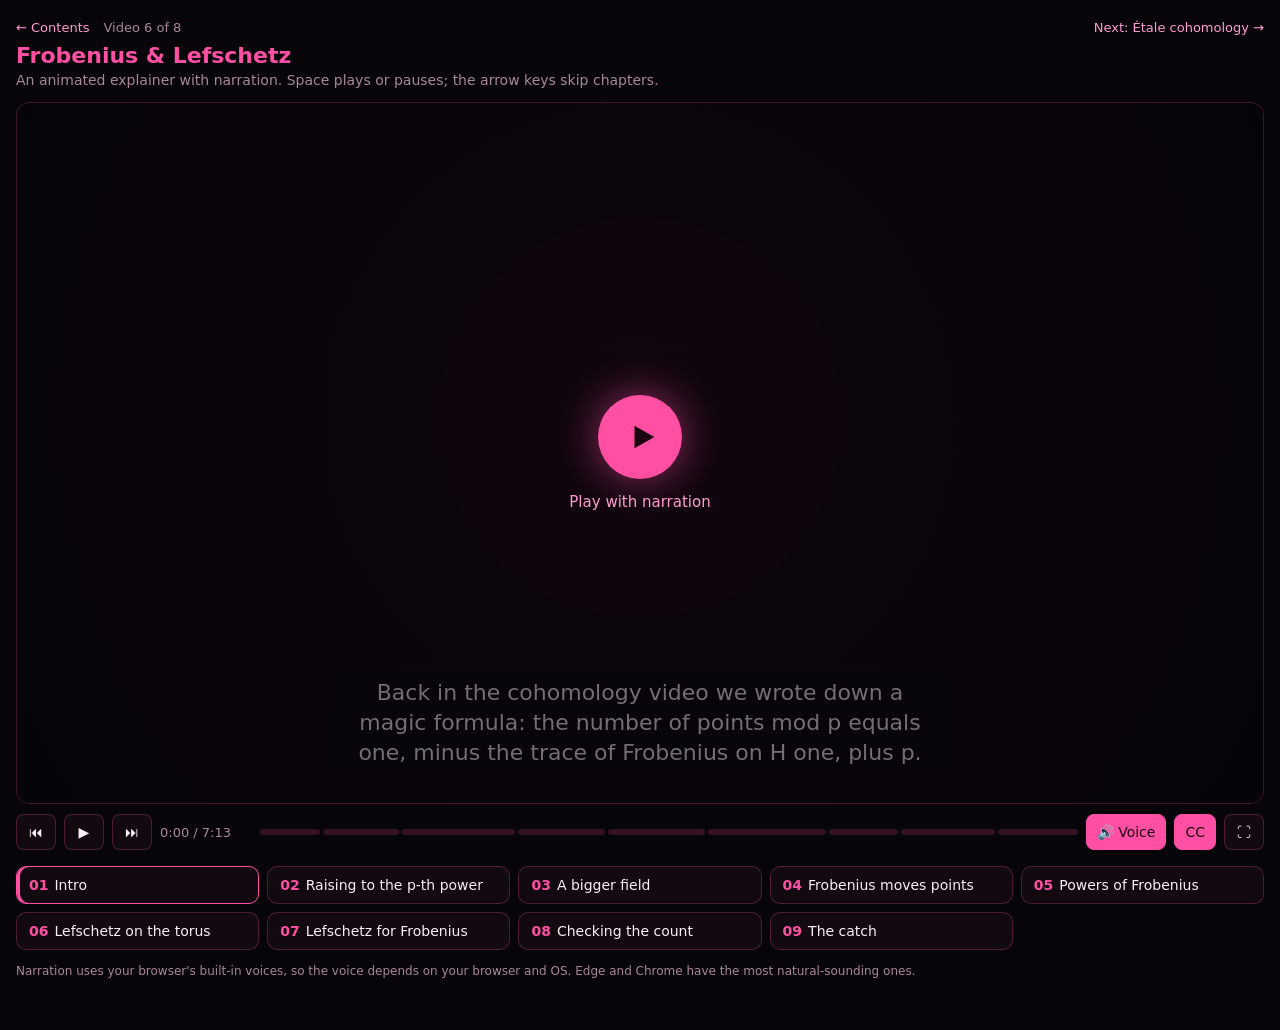
<file: frobenius-lefschetz/index.html>
<!doctype html>
<html lang="en">
<head>
<meta charset="utf-8">
<meta name="viewport" content="width=device-width, initial-scale=1">
<title>Frobenius and Lefschetz</title>
<link rel="stylesheet" href="../_shared/player.css">
<script src="../_shared/player.js"></script>
</head>
<body>
<script>
// ───────────────────────────── arithmetic ─────────────────────────────
// 𝔽₄₉ = { a + b·i : a, b mod 7 } with i² = −1   (−1 is not a square mod 7).
const p = 7;
const md = (n) => ((n % p) + p) % p;
const mul = (u, v) => [md(u[0] * v[0] - u[1] * v[1]), md(u[0] * v[1] + u[1] * v[0])];
const eq = (u, v) => u[0] === v[0] && u[1] === v[1];
const conj = (u) => [u[0], md(-u[1])];                       // Frobenius on 𝔽₄₉: (a + bi)⁷ = a − bi
const F49 = []; for (let a = 0; a < p; a++) for (let b = 0; b < p; b++) F49.push([a, b]);
// E : y² = x³ − x + 1 over 𝔽₄₉
const E49 = [];
for (const x of F49) {
  const r = mul(mul(x, x), x); const rhs = [md(r[0] - x[0] + 1), md(r[1] - x[1])];
  for (const y of F49) if (eq(mul(y, y), rhs)) E49.push([x, y]);
}
const FIXED = E49.filter(([x, y]) => eq(conj(x), x) && eq(conj(y), y)).length + 1;  // + ∞
const TOTAL49 = E49.length + 1;
const SWAPPED = TOTAL49 - FIXED;
// sₙ = αⁿ + ᾱⁿ with α + ᾱ = −4, αᾱ = 7
const S = [2, -4]; for (let n = 2; n <= 6; n++) S.push(-4 * S[n - 1] - 7 * S[n - 2]);
const Nn = (n) => 7 ** n + 1 - S[n];
const minus = (n) => String(n).replace('-', '−');
const binom = (n, k) => { let r = 1; for (let i = 1; i <= k; i++) r = r * (n - k + i) / i; return r; };

// ───────────────────────────── scenes ─────────────────────────────
const scenes = [
  {
    title: 'Intro',
    text: "Back in the cohomology video we wrote down a magic formula: the number of points mod p equals one, minus the trace of Frobenius on H one, plus p. This video explains where it comes from, in two steps. First: the points mod p are exactly the fixed points of one special map, called Frobenius. Second: the Lefschetz formula counts fixed points of any map, using traces on cohomology. Put them together, and the formula falls out.",
    draw(p) {
      txt('Frobenius & Lefschetz', 640, 90, { size: 58, weight: 700, color: COL.pink, glow: 22, alpha: ease(seg(p, 0.0, 0.08)) });
      txt('#E(𝔽ₚ)  =  1 − tr(Frob | H¹) + p', 640, 190, { size: 40, font: MATH, alpha: ease(seg(p, 0.08, 0.16)) });
      txt('where does this come from?', 640, 245, { size: 24, color: COL.soft, alpha: ease(seg(p, 0.2, 0.26)) });
      const la = ease(seg(p, 0.36, 0.44)), ra = ease(seg(p, 0.56, 0.64));
      panel(110, 300, 480, 230, '', la);
      txt('step 1', 350, 340, { size: 20, color: COL.pink, weight: 700, alpha: la });
      txt('points mod p', 350, 405, { size: 30, weight: 700, alpha: la });
      txt('=  fixed points of Frobenius', 350, 455, { size: 26, color: COL.soft, alpha: la });
      panel(690, 300, 480, 230, '', ra);
      txt('step 2', 930, 340, { size: 20, color: COL.pink, weight: 700, alpha: ra });
      txt('Lefschetz', 930, 405, { size: 30, weight: 700, alpha: ra });
      txt('fixed points  =  Σ ± traces', 930, 455, { size: 26, font: MATH, color: COL.soft, alpha: ra });
      arrow(595, 415, 685, 415, COL.pink, 3, ease(seg(p, 0.66, 0.72)));
      txt('put them together → the formula', 640, 600, { size: 28, weight: 700, color: COL.pink, glow: 14, alpha: ease(seg(p, 0.82, 0.9)) });
    },
  },
  {
    title: 'Raising to the p-th power',
    text: "Frobenius is simple: raise everything to the p-th power. Mod seven, look what happens to each number. Zero to the seventh is zero. One to the seventh is one. Two to the seventh is a hundred twenty-eight, which is two mod seven. Every number comes back to itself. That's Fermat's little theorem. And here's the miracle: x plus y, to the seventh, equals x to the seventh plus y to the seventh, because all the middle binomial coefficients are multiples of seven, so they vanish. Raising to the p-th power respects addition and multiplication. It's a symmetry of arithmetic.",
    draw(pp) {
      const C = [330, 350], R = 175;
      const a0 = ease(seg(pp, 0.04, 0.12));
      ring(...C, R, COL.pink, 0.4 * a0, 2);
      txt('mod 7', ...C, { size: 26, color: COL.dim, alpha: a0 });
      for (let k = 0; k < 7; k++) {
        const ang = TAU * k / 7;
        const x = C[0] + R * Math.sin(ang), y = C[1] - R * Math.cos(ang);
        const la = ease(seg(pp, 0.12 + k * 0.035, 0.16 + k * 0.035));
        // self-loop
        const ox = Math.sin(ang), oy = -Math.cos(ang);
        ring(x + ox * 47, y + oy * 47, 16, COL.lav, la, 2.5);
        dot(x, y, 27, la > 0.5 ? COL.pink : COL.bg, a0, la > 0.5 ? 14 : 0);
        ring(x, y, 27, COL.pink, a0, 2);
        txt(String(k), x, y, { size: 26, weight: 700, color: la > 0.5 ? COL.bg : COL.white, alpha: a0 });
      }
      txt('2⁷ = 128 = 18·7 + 2', 330, 590, { size: 26, font: MATH, color: COL.soft, alpha: ease(seg(pp, 0.22, 0.3)) });
      txt('x⁷ = x  for every x   (Fermat)', 330, 640, { size: 26, font: MATH, weight: 700, color: COL.pink, alpha: ease(seg(pp, 0.4, 0.46)) });
      // binomial coefficients
      const ba = ease(seg(pp, 0.5, 0.58));
      txt('(x + y)⁷  =', 900, 170, { size: 32, font: MATH, alpha: ba });
      for (let k = 0; k <= 7; k++) {
        const v = binom(7, k), mid = k > 0 && k < 7;
        const x = 740 + k * 46, kill = ease(seg(pp, 0.66, 0.72));
        txt(String(v), x, 250, { size: 26, font: MATH, weight: 700, color: mid ? COL.lav : COL.white, alpha: ba * (mid ? 1 - 0.7 * kill : 1) });
        if (mid) line(x - 18, 262, x + 18, 238, COL.pink, 2.5, kill);
      }
      txt('the middle ones are all multiples of 7', 900, 300, { size: 20, color: COL.dim, alpha: ease(seg(pp, 0.6, 0.66)) });
      txt('(x + y)⁷  =  x⁷ + y⁷', 900, 390, { size: 38, font: MATH, weight: 700, color: COL.pink, glow: 14, alpha: ease(seg(pp, 0.72, 0.78)) });
      txt('(xy)⁷  =  x⁷ y⁷', 900, 450, { size: 32, font: MATH, alpha: ease(seg(pp, 0.8, 0.85)) });
      txt('Frob : x ↦ xᵖ is a symmetry of arithmetic', 900, 540, { size: 26, color: COL.soft, alpha: ease(seg(pp, 0.88, 0.94)) });
    },
  },
  {
    title: 'A bigger field',
    text: "Mod seven, Frobenius fixes everything, so it's boring. It gets interesting in a bigger field. Since minus one isn't a square mod seven, we can invent a square root i, just like with complex numbers. The field with forty-nine elements, which we'll write as F forty-nine, is all numbers a plus b i. In the picture, b runs from minus three to three, and minus three just means four mod seven. Now raise to the seventh power. The numbers a and b come back to themselves, and i to the seventh is minus i, because i squared is minus one. So a plus b i becomes a minus b i. Frobenius is complex conjugation! It flips the grid upside down: watch two plus three i trade places with two minus three i. Which numbers stay put? Exactly the middle row, where b is zero: the ordinary numbers mod seven.",
    draw(pp, t, dur) {
      const X0 = 150, YC = 390, CELL = 62;
      const a0 = ease(seg(pp, 0.3, 0.36));
      txt('𝔽₄₉ = { a + b i },   i² = −1', 360, 100, { size: 32, font: MATH, alpha: ease(seg(pp, 0.2, 0.28)) });
      // flip: starts once Frobenius is introduced, keeps swinging
      const fl = pp > 0.75 ? 0.5 - 0.5 * Math.cos(Math.max(0, t - 0.75 * dur) * 1.2) : 0;
      const k = Math.cos(Math.PI * fl);
      const ha = ease(seg(pp, 0.79, 0.84));            // highlight 2 + 3i and 2 − 3i
      for (let a = 0; a < 7; a++) for (let b = -3; b <= 3; b++) {
        const x = X0 + a * CELL, y = YC - b * CELL * k;
        const fixed = b === 0;
        const glow = fixed && pp > 0.9;
        const marked = a === 2 && (b === 3 || b === -3) && ha > 0;
        if (marked) continue;
        dot(x, y, glow ? 11 : 8, glow ? COL.pink : fixed ? COL.white : COL.lav, a0 * (fixed || pp < 0.9 ? 1 : 0.6), glow ? 18 : 6);
      }
      if (ha > 0) {
        for (const b of [3, -3]) {
          const x = X0 + 2 * CELL, y = YC - b * CELL * k;
          const c = b > 0 ? COL.pink : COL.white;
          dot(x, y, 12, c, a0 * ha, 18);
          ring(x, y, 18, c, a0 * ha, 2);
          txt(b > 0 ? '2 + 3i' : '2 − 3i', x, y + (y < YC ? -30 : 30), { size: 20, font: MATH, weight: 700, color: c, alpha: a0 * ha });
        }
      }
      txt('a →', X0 + 3 * CELL, YC + 4 * CELL - 10, { size: 18, color: COL.dim, alpha: a0 });
      txt('b', X0 - 50, YC - 3 * CELL, { size: 20, font: MATH, italic: true, color: COL.dim, alpha: a0 });
      txt('3', X0 - 30, YC - 3 * CELL, { size: 18, color: COL.dim, alpha: a0 });
      txt('−3', X0 - 30, YC + 3 * CELL, { size: 18, color: COL.dim, alpha: a0 });
      txt('(−3 ≡ 4)', X0 - 30, YC + 3 * CELL + 24, { size: 18, color: COL.soft, alpha: ease(seg(pp, 0.43, 0.48)) });
      ctx.save(); ctx.setLineDash([6, 8]);
      line(X0 - 20, YC, X0 + 6 * CELL + 20, YC, COL.pink, 1.5, 0.6 * ease(seg(pp, 0.89, 0.93)));
      ctx.restore();
      const RX = 960;
      txt('(a + b i)⁷  =  a⁷ + b⁷ i⁷', RX, 180, { size: 30, font: MATH, alpha: ease(seg(pp, 0.48, 0.54)) });
      txt('a⁷ = a,   b⁷ = b,   i⁷ = (i²)³ i = −i', RX, 232, { size: 24, font: MATH, color: COL.soft, alpha: ease(seg(pp, 0.57, 0.63)) });
      txt('=  a − b i', RX + 40, 287, { size: 32, font: MATH, weight: 700, color: COL.pink, alpha: ease(seg(pp, 0.66, 0.71)) });
      txt('Frobenius = conjugation', RX, 370, { size: 30, weight: 700, color: COL.lav, glow: 12, alpha: ease(seg(pp, 0.74, 0.79)) });
      txt('(it flips the grid:  2 + 3i  ⇄  2 − 3i)', RX, 410, { size: 20, color: COL.dim, alpha: ease(seg(pp, 0.8, 0.85)) });
      txt('fixed points: b = 0', RX, 490, { size: 28, alpha: ease(seg(pp, 0.9, 0.94)) });
      txt('=  𝔽₇, the ordinary numbers', RX, 540, { size: 28, color: COL.pink, weight: 700, alpha: ease(seg(pp, 0.95, 0.99)) });
    },
  },
  {
    title: 'Frobenius moves points',
    text: "Now apply Frobenius to points on our curve, which we'll call E: y squared equals x cubed minus x plus one. Raise both coordinates to the seventh power. Because the coefficients, one and minus one, are fixed by Frobenius, a solution always goes to a solution. Over F forty-nine, the curve E has forty-eight points. Frobenius leaves twelve of them where they are, including the point at infinity, which Frobenius always fixes: there's only one point at infinity, so it has nowhere else to go. These are the twelve points mod seven we counted before. The other thirty-six get swapped in pairs. So the points mod p are exactly the fixed points of Frobenius.",
    draw(pp, t, dur) {
      txt('Frob(x, y) = (x⁷, y⁷)', 640, 70, { size: 34, font: MATH, alpha: ease(seg(pp, 0.04, 0.1)) });
      txt('coefficients 1, −1 are fixed  ⟹  solutions go to solutions', 640, 115, { size: 20, color: COL.dim, alpha: ease(seg(pp, 0.25, 0.31)) });
      const C = [430, 425], RI = 90, RO = 200;
      const a0 = ease(seg(pp, 0.4, 0.46));
      txt(`E over 𝔽₄₉:  ${TOTAL49} points`, 430, 165, { size: 26, color: COL.soft, alpha: a0 });
      const sw = pp > 0.83 ? 0.5 - 0.5 * Math.cos(Math.max(0, t - 0.83 * dur) * 1.4) : 0;
      // swapped pairs on the outer ring
      const npair = SWAPPED / 2, oa = a0 * (pp > 0.5 ? 1 : 0.9);
      for (let j = 0; j < npair; j++) {
        const t0 = TAU * (2 * j + 0.5) / SWAPPED, t1 = TAU * (2 * j + 1.5) / SWAPPED;
        const q0 = lerp(t0, t1, sw), q1 = lerp(t1, t0, sw);
        const P0 = [C[0] + RO * Math.sin(q0), C[1] - RO * Math.cos(q0)];
        const P1 = [C[0] + RO * Math.sin(q1), C[1] - RO * Math.cos(q1)];
        dot(...P0, 7, COL.lav, oa, 8); dot(...P1, 7, COL.lav, oa, 8);
        const arcR = RO + 22, ga = ease(seg(pp, 0.83, 0.87));
        const arc = Array.from({ length: 11 }, (_, i) => { const q = lerp(t0, t1, i / 10); return [C[0] + arcR * Math.sin(q), C[1] - arcR * Math.cos(q)]; });
        polyline(arc, COL.lav, 1.5, 0.6 * ga);
      }
      // fixed points in the middle
      const fa = ease(seg(pp, 0.48, 0.54));
      const ia = ease(seg(pp, 0.55, 0.6));
      for (let j = 0; j < FIXED; j++) {
        const q = TAU * j / FIXED;
        const P0 = [C[0] + RI * Math.sin(q), C[1] - RI * Math.cos(q)];
        dot(...P0, 9, pp > 0.5 ? COL.pink : COL.lav, a0, pp > 0.5 ? 16 : 6);
        if (j === 0) { txt('∞', P0[0], P0[1] - 26, { size: 22, weight: 700, color: ia > 0 ? COL.white : COL.soft, alpha: fa }); ring(P0[0], P0[1], 20, COL.white, 0.8 * ia * (pp < 0.74 ? 1 : 0.4), 2); }
        ring(P0[0], P0[1] - 0, 14, COL.pink, 0.5 * fa, 1.5);
      }
      txt('fixed', C[0], C[1], { size: 22, color: COL.pink, alpha: fa });
      const RX = 970;
      txt(`${FIXED} fixed`, RX, 260, { size: 40, weight: 700, color: COL.pink, glow: 16, alpha: fa });
      txt('including ∞, always fixed', RX, 305, { size: 22, color: COL.soft, alpha: ia });
      txt('(only one point at infinity: nowhere else to go)', RX, 335, { size: 19, color: COL.dim, alpha: ease(seg(pp, 0.63, 0.68)) });
      txt('= the points mod 7 (video 4)', RX, 375, { size: 22, color: COL.soft, alpha: ease(seg(pp, 0.75, 0.8)) });
      txt(`${SWAPPED} swapped in pairs`, RX, 450, { size: 32, weight: 700, color: COL.lav, alpha: ease(seg(pp, 0.83, 0.87)) });
      txt('points mod p  =  fixed points of Frob', RX, 555, { size: 28, weight: 700, color: COL.pink, glow: 14, alpha: ease(seg(pp, 0.89, 0.94)) });
    },
  },
  {
    title: 'Powers of Frobenius',
    text: "Think of the curve E with coordinates in all the finite fields built from arithmetic mod seven at once: seven elements, forty-nine, three hundred forty-three, and so on, each one sitting inside the next. Frobenius acts on that whole set, and each power of Frobenius picks out one layer. Apply Frobenius twice, and those swapped pairs come back home. Frobenius squared fixes all forty-eight points over F forty-nine. In general, the n-th power of Frobenius fixes exactly the points over the field with p to the n elements. So every count in the zeta function, twelve, forty-eight, three hundred twenty-four, is a count of fixed points of some power of Frobenius. Counting solutions has become counting fixed points. And for counting fixed points, topology has a tool.",
    draw(pp) {
      // nested fields 𝔽₇ ⊂ 𝔽₄₉ ⊂ 𝔽₃₄₃
      const NC = [205, 360];
      const layers = [['𝔽₇', 55, 0.15, 0.39], ['𝔽₄₉', 105, 0.17, 0.47], ['𝔽₃₄₃', 155, 0.19, 0.54]];
      const live = pp < 0.31 ? -1 : pp < 0.42 ? 0 : pp < 0.5 ? 1 : 2;
      layers.forEach(([lab, r, at], i) => {
        const a = ease(seg(pp, at, at + 0.05)), on = i === live;
        ring(...NC, r, on ? COL.pink : COL.lav, a * (on ? 1 : 0.5), on ? 3.5 : 2);
        txt(lab, NC[0], NC[1] - r + (i === 0 ? 55 : 25), { size: 20, font: MATH, weight: on ? 700 : 400, color: on ? COL.pink : COL.soft, alpha: a });
      });
      txt('⊂ ⊂ ⊂ …', NC[0], NC[1] + 185, { size: 18, font: MATH, color: COL.dim, alpha: ease(seg(pp, 0.2, 0.25)) });
      txt('Frobⁿ fixes one layer', NC[0], 120, { size: 20, color: COL.pink, alpha: ease(seg(pp, 0.31, 0.37)) });
      txt('E over all fields built from arithmetic mod 7, at once', 640, 60, { size: 24, color: COL.soft, alpha: ease(seg(pp, 0.02, 0.1)) });
      const rows = [
        ['Frob', 'points over 𝔽₇', Nn(1), 0.31],
        ['Frob²', 'points over 𝔽₄₉', Nn(2), 0.42],
        ['Frob³', 'points over 𝔽₃₄₃', Nn(3), 0.5],
        ['Frobⁿ', 'over the field with pⁿ elements', 'Nₙ', 0.55],
      ];
      txt('fixed points of', 520, 170, { size: 22, color: COL.soft, alpha: ease(seg(pp, 0.31, 0.37)) });
      txt('=', 600, 170, { size: 22, color: COL.soft, alpha: ease(seg(pp, 0.31, 0.37)) });
      rows.forEach(([f, what, n, at], i) => {
        const a = ease(seg(pp, at, at + 0.05));
        const y = 230 + i * 70;
        txt(f, 520, y, { size: 32, font: MATH, weight: 700, color: COL.lav, alpha: a });
        txt(what, 640, y, { size: 24, align: 'left', alpha: a });
        txt(String(n), 1170, y, { size: 34, font: MATH, weight: 700, color: COL.pink, alpha: a });
      });
      txt('counting solutions  =  counting fixed points', 640, 590, { size: 32, weight: 700, color: COL.pink, glow: 16, alpha: ease(seg(pp, 0.86, 0.91)) });
      txt('and topology has a tool for that…', 640, 640, { size: 24, color: COL.soft, alpha: ease(seg(pp, 0.93, 0.97)) });
    },
  },
  {
    title: 'Lefschetz on the torus',
    text: "Here's the Lefschetz formula again, warmed up on the torus with three maps. Sliding the torus along has no fixed points. It doesn't change any loop, so the trace on H one is two, and one minus two plus one is zero. Correct. The half-turn, z to minus z, flips both loops: trace minus two, giving four fixed points, as in the cohomology video. And doubling, z to two z, stretches both loops by two, so the trace is four. It wraps the torus around itself two times two, so four times: the determinant of its matrix on H one. So H two contributes four. One minus four plus four is one: just the origin. The H two term is how many times the map wraps the surface around itself. One fine print: Lefschetz really counts fixed points with multiplicity. Each one counts exactly once, as long as the derivative there doesn't leave any direction unchanged.",
    draw(pp) {
      txt('# fixed points  =  tr H⁰  −  tr H¹  +  tr H²', 640, 80, { size: 34, font: MATH, weight: 700, color: COL.pink, alpha: ease(seg(pp, 0.02, 0.1)) });
      const hx = [470, 640, 790, 940, 1110];
      const ha = ease(seg(pp, 0.06, 0.12));
      ['map', 'H⁰', 'H¹', 'H²', 'fixed'].forEach((h, i) => txt(h, i === 0 ? 300 : hx[i], 150, { size: 24, font: MATH, color: COL.soft, alpha: ha }));
      const rows = [
        ['slide  z ↦ z + c', '1', '2', '1', '0', 0.08, 0.14, 0.2, []],
        ['half-turn  z ↦ −z', '1', '−2', '1', '4', 0.28, 0.34, 0.38, [[0, 0], [0.5, 0], [0, 0.5], [0.5, 0.5]]],
        ['double  z ↦ 2z', '1', '4', '4', '1', 0.42, 0.47, 0.67, [[0, 0]]],
      ];
      rows.forEach(([m, h0, h1, h2, f, at, vt, ft, fx], i) => {
        const a = ease(seg(pp, at, at + 0.05)), y = 230 + i * 130;
        txt(m, 120, y, { size: 26, font: MATH, align: 'left', alpha: a });
        // tiny torus square
        const S0 = [hx[0] - 10, y - 45], SZ = 90;
        if (a > 0) {
          ctx.save(); ctx.globalAlpha = a; ctx.strokeStyle = 'rgba(255,79,163,0.6)'; ctx.fillStyle = 'rgba(255,79,163,0.1)';
          ctx.fillRect(...S0, SZ, SZ); ctx.strokeRect(...S0, SZ, SZ); ctx.restore();
          for (const [u, v] of fx) dot(S0[0] + SZ * (0.2 + 1.2 * u), S0[1] + SZ * (0.8 - 1.2 * v), 6, COL.pink, a, 12);
        }
        const va = ease(seg(pp, vt, vt + 0.05));
        // for doubling, the H² number arrives with the "two times two" line
        const v2 = i === 2 ? ease(seg(pp, 0.52, 0.57)) : va;
        txt(h0, hx[1], y, { size: 30, font: MATH, alpha: va });
        txt(h1, hx[2], y, { size: 30, font: MATH, color: COL.lav, alpha: va });
        txt(h2, hx[3], y, { size: 30, font: MATH, alpha: v2 });
        if (i === 2) txt('= det = 2·2', hx[3], y + 32, { size: 18, font: MATH, color: COL.dim, alpha: ease(seg(pp, 0.56, 0.61)) });
        txt(f, hx[4], y, { size: 36, font: MATH, weight: 700, color: COL.pink, glow: 12, alpha: ease(seg(pp, ft, ft + 0.05)) });
      });
      txt('tr H² = how many times the map wraps the surface around itself  (= det on H¹)', 640, 600, { size: 22, color: COL.soft, alpha: ease(seg(pp, 0.74, 0.79)) });
      txt('fine print: fixed points count with multiplicity; each counts once if the derivative there leaves no direction unchanged', 640, 645, { size: 19, color: COL.dim, alpha: ease(seg(pp, 0.84, 0.9)) });
    },
  },
  {
    title: 'Lefschetz for Frobenius',
    text: "Now feed Frobenius into Lefschetz. On H zero, the trace is one. On H one, Frobenius is a two by two matrix with eigenvalues alpha and alpha bar, and its trace is a sub p. On H two, just like for doubling, the number is the determinant of that matrix. For doubling it was two times two. For Frobenius it's alpha times alpha bar, which is p. So Frobenius wraps the curve around itself p times. Altogether, the number of fixed points is one, minus a sub p, plus p.",
    draw(pp) {
      const cols = [['H⁰', '1', 0.05], ['H¹', 'α + ᾱ = aₚ', 0.12], ['H²', 'det = α·ᾱ = p', 0.38]];
      const xs = [260, 640, 1020];
      cols.forEach(([h, tr, at], i) => {
        const a = ease(seg(pp, at, at + 0.06));
        panel(xs[i] - 170, 110, 340, 190, '', a);
        txt(h, xs[i], 150, { size: 30, font: MATH, color: COL.soft, alpha: a });
        txt(i === 2 ? 'tr = p' : `tr = ${tr}`, xs[i], 210, { size: 32, font: MATH, weight: 700, alpha: a, color: i === 1 ? COL.lav : COL.white });
      });
      txt('2×2 matrix, eigenvalues α, ᾱ', 640, 255, { size: 18, color: COL.dim, alpha: ease(seg(pp, 0.2, 0.26)) });
      txt('doubling: det = 2·2 = 4', 1020, 248, { size: 18, font: MATH, color: COL.dim, alpha: ease(seg(pp, 0.55, 0.6)) });
      txt('Frob: det = α·ᾱ = p', 1020, 278, { size: 20, font: MATH, weight: 700, color: COL.pink, alpha: ease(seg(pp, 0.63, 0.68)) });
      txt('Frobenius wraps the curve around itself p times', 640, 360, { size: 24, color: COL.soft, alpha: ease(seg(pp, 0.73, 0.79)) });
      // the formula, term by term
      const fa = ease(seg(pp, 0.84, 0.9));
      txt('#Fix(Frob)  =', 440, 460, { size: 42, font: MATH, weight: 700, color: COL.pink, glow: 18, alpha: fa });
      const terms = [['1', 640, 'H⁰'], ['−', 700, ''], ['aₚ', 760, 'H¹'], ['+', 825, ''], ['p', 885, 'H²']];
      for (const [s, x, h] of terms) {
        txt(s, x, 460, { size: 42, font: MATH, weight: 700, color: COL.pink, glow: 18, alpha: fa });
        if (h) txt(h, x, 515, { size: 20, font: MATH, color: COL.soft, alpha: fa });
      }
    },
  },
  {
    title: 'Checking the count',
    text: "Let's check it. For seven, a sub p is minus four, so we get one, plus four, plus seven: twelve. Exactly the points we counted. For Frobenius squared, the trace is alpha squared plus alpha bar squared, since the eigenvalues of Frobenius squared are alpha squared and alpha bar squared. That works out to two. One minus two plus forty-nine is forty-eight. Correct again. One last worry: does each fixed point count exactly once? Yes. The derivative of x to the p is p times x to the p minus one, which is zero mod p. So the derivative of Frobenius is zero, and it leaves no direction unchanged. Every fixed point counts once, and the formula from the cohomology video is explained.",
    draw(pp) {
      txt('#Fix  =  1  −  tr(on H¹)  +  tr(on H²)', 640, 70, { size: 26, font: MATH, color: COL.soft, alpha: ease(seg(pp, 0.0, 0.05)) });
      txt(`p = 7:   aₚ = −4,   1 − (−4) + 7  =  ${Nn(1)}`, 640, 140, { size: 30, font: MATH, alpha: ease(seg(pp, 0.03, 0.09)) });
      txt('✓ the 12 points we counted', 640, 182, { size: 20, color: COL.pink, alpha: ease(seg(pp, 0.16, 0.2)) });
      txt('Frob²:   eigenvalues α², ᾱ²   ⟹   tr = α² + ᾱ²', 640, 255, { size: 28, font: MATH, alpha: ease(seg(pp, 0.2, 0.26)) });
      txt(`α² + ᾱ²  =  (α + ᾱ)² − 2αᾱ  =  16 − 14  =  ${S[2]}`, 640, 300, { size: 24, font: MATH, color: COL.soft, alpha: ease(seg(pp, 0.41, 0.46)) });
      txt(`1 − ${S[2]} + 49  =  ${Nn(2)}`, 640, 350, { size: 32, font: MATH, weight: 700, color: COL.pink, alpha: ease(seg(pp, 0.45, 0.5)) });
      txt('does each fixed point count once?', 640, 430, { size: 24, color: COL.soft, alpha: ease(seg(pp, 0.52, 0.57)) });
      txt('d(xᵖ)/dx  =  p·xᵖ⁻¹  =  0   mod p', 640, 480, { size: 28, font: MATH, alpha: ease(seg(pp, 0.61, 0.67)) });
      txt('derivative 0  ⟹  no direction left unchanged  ⟹  each fixed point counts once', 640, 525, { size: 21, color: COL.soft, alpha: ease(seg(pp, 0.78, 0.84)) });
      txt('the formula from the cohomology video, explained', 640, 620, { size: 28, weight: 700, color: COL.pink, glow: 14, alpha: ease(seg(pp, 0.92, 0.97)) });
    },
  },
  {
    title: 'The catch',
    text: "There's one huge catch. We used H zero, H one and H two of a curve mod p, with Frobenius acting on them. Where do those come from? The complex numbers have a topology, but no Frobenius: raising to the p-th power doesn't respect addition there. And mod p, the obvious way to define 'nearby' for points is so crude that every curve looks like it has no loops, so its H one is zero. We need a new cohomology that lives mod p, has Frobenius, and still sees the two loops of a torus. Grothendieck built it. That's étale cohomology, the next video.",
    draw(pp) {
      txt('we need Hⁱ of a curve mod p, with Frobenius acting', 640, 90, { size: 28, color: COL.soft, alpha: ease(seg(pp, 0.04, 0.12)) });
      const opts = [
        ['complex topology', 'has loops, but no Frobenius', '(x + y)ᵖ ≠ xᵖ + yᵖ over ℂ', 0.27, false],
        ['obvious “nearby” mod p', 'has Frobenius, but too crude: sees no loops', 'H¹ = 0', 0.44, false],
        ['étale cohomology', 'lives mod p · has Frobenius · H¹ has size 2', 'Grothendieck, 1960s', 0.72, true],
      ];
      opts.forEach(([h, s, n, at, good], i) => {
        const a = ease(seg(pp, at, at + 0.06)), y = 170 + i * 150;
        panel(170, y, 940, 120, '', a);
        txt(h, 210, y + 38, { size: 28, weight: 700, align: 'left', color: good ? COL.pink : COL.white, alpha: a });
        txt(s, 210, y + 82, { size: 22, align: 'left', color: COL.soft, alpha: a });
        txt(n, 1070, y + 60, { size: 22, font: MATH, align: 'right', color: COL.dim, alpha: a });
        const ma = ease(seg(pp, at + 0.08, at + 0.12));
        if (good) txt('✓', 130, y + 60, { size: 44, weight: 700, color: COL.pink, glow: 16, alpha: ma });
        else txt('✗', 130, y + 60, { size: 40, weight: 700, color: COL.dim, alpha: ma });
      });
      txt('next: étale cohomology', 640, 640, { size: 32, weight: 700, color: COL.pink, glow: 20, alpha: ease(seg(pp, 0.88, 0.94)) });
    },
  },
];

startVideo({ title: 'Frobenius & Lefschetz', scenes });
</script>
</body>
</html>
</file>
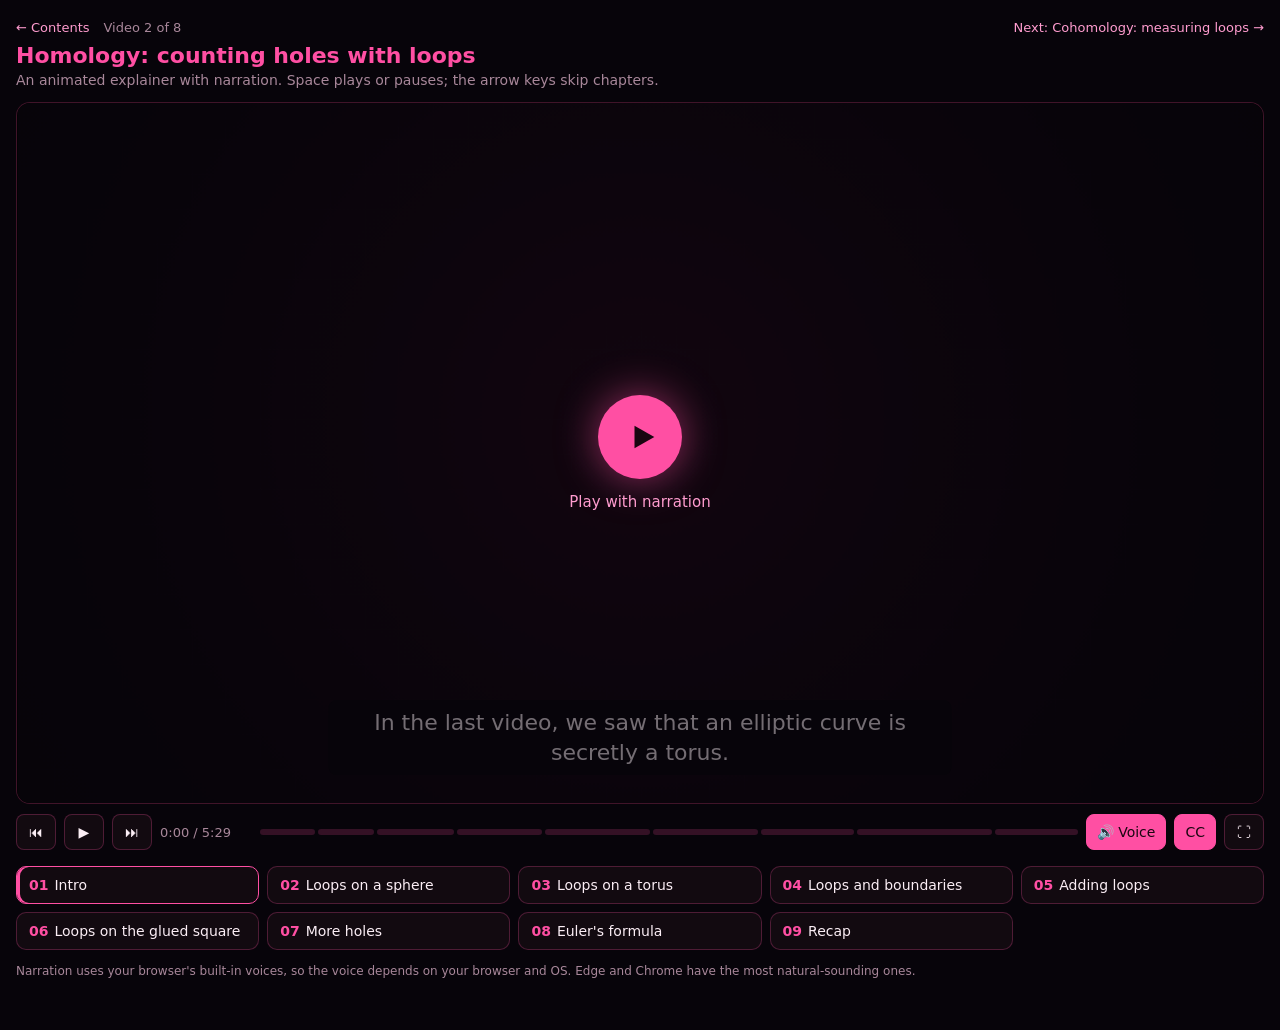
<file: homology-counting-holes/index.html>
<!doctype html>
<html lang="en">
<head>
<meta charset="utf-8">
<meta name="viewport" content="width=device-width, initial-scale=1">
<title>Counting Holes</title>
<link rel="stylesheet" href="../_shared/player.css">
<script src="../_shared/player.js"></script>
</head>
<body>
<script>
// ───────────────────────────── scene art ─────────────────────────────
// Loops on the torus, in (u, v) coordinates: u goes around the hole, v around the tube.
// v = 0.75 is the top of the tube; u = 0.5 faces the camera.
const range = (N, f) => Array.from({ length: N + 1 }, (_, k) => f(k / N));
const meridian = (u, q = 1) => range(90, (s) => [u, 0.75 + q * s]);       // loop a: around the tube
const longitude = (v, q = 1) => range(180, (s) => [0.5 + q * s, v]);      // loop b: around the hole
const U0 = 0.63; // start loops a bit off-center so a loop around the tube shows its circle
const windLoop = (m, n, q = 1) => range(360, (s) => [U0 + m * q * s, 0.75 + n * q * s]);
const mod1 = (x) => ((x % 1) + 1) % 1;

const TORUS = (o) => drawSurface({ pitch: 1.0, ...o });
// Gentle back-and-forth so the loops being discussed stay on the visible side.
const sway = (t, base) => base + 0.35 * Math.sin(t * 0.35);

// A wobbly closed loop around (cx, cy), traced up to fraction q.
function wobble(cx, cy, R, k1, k2, q = 1) {
  return range(Math.max(2, Math.ceil(200 * q)), (s) => {
    const th = TAU * q * s;
    const r = R * (1 + 0.07 * Math.sin(3 * th + k1) + 0.05 * Math.cos(5 * th + k2));
    return [cx + r * Math.cos(th), cy + r * Math.sin(th)];
  });
}
const circlePts = (cx, cy, r) => range(120, (s) => [cx + r * Math.cos(TAU * s), cy + r * Math.sin(TAU * s)]);

// Flat 2D drawings of a torus and a genus-2 surface, with their a/b loops.
function bodyFill(path, cx, cy, rx, a) {
  ctx.save();
  ctx.globalAlpha = a;
  const g = ctx.createRadialGradient(cx - rx * 0.3, cy - 40, 10, cx, cy, rx * 1.1);
  g.addColorStop(0, '#ff8cc6'); g.addColorStop(0.5, '#c92a78'); g.addColorStop(1, '#3a0a24');
  ctx.fillStyle = g;
  path(); ctx.fill();
  ctx.restore();
}
function holeShape(x, y, rx, ry, a) {
  ctx.save();
  ctx.globalAlpha = a;
  ctx.fillStyle = COL.bg;
  ctx.beginPath(); ctx.ellipse(x, y, rx, ry, 0, 0, TAU); ctx.fill();
  ctx.strokeStyle = 'rgba(255,190,225,0.6)'; ctx.lineWidth = 1.5;
  ctx.beginPath(); ctx.ellipse(x, y - ry * 0.4, rx * 1.05, ry * 1.1, 0, 0.15 * Math.PI, 0.85 * Math.PI); ctx.stroke();
  ctx.restore();
}
function bLoop(x, y, rx, ry, a) {
  ctx.save();
  ctx.globalAlpha = a; ctx.strokeStyle = COL.white; ctx.lineWidth = 3.5;
  ctx.shadowColor = COL.white; ctx.shadowBlur = 8;
  ctx.beginPath(); ctx.ellipse(x, y, rx, ry, 0, 0, TAU); ctx.stroke();
  ctx.restore();
}
function aLoop(x, y, ry, a) {
  ctx.save();
  ctx.globalAlpha = a; ctx.strokeStyle = COL.lav; ctx.lineWidth = 3.5;
  ctx.beginPath(); ctx.ellipse(x, y, 11, ry, 0, Math.PI / 2, 1.5 * Math.PI); ctx.stroke();      // front half
  ctx.setLineDash([5, 6]); ctx.globalAlpha = a * 0.6;
  ctx.beginPath(); ctx.ellipse(x, y, 11, ry, 0, -Math.PI / 2, Math.PI / 2); ctx.stroke();       // back half
  ctx.restore();
}
function torus2D(cx, cy, a, loopsA) {
  if (a <= 0) return;
  bodyFill(() => { ctx.beginPath(); ctx.ellipse(cx, cy, 150, 95, 0, 0, TAU); }, cx, cy, 150, a);
  holeShape(cx, cy, 55, 20, a);
  bLoop(cx, cy, 100, 55, loopsA[0]);
  aLoop(cx, cy + 57, 35, loopsA[1]);
}
function genus2D(cx, cy, a, loopsA) {
  if (a <= 0) return;
  const w = 380, h = 190;
  bodyFill(() => rr(cx - w / 2, cy - h / 2, w, h, h / 2), cx, cy, w / 2, a);
  for (const hx of [cx - 88, cx + 88]) {
    holeShape(hx, cy, 48, 18, a);
    bLoop(hx, cy, 76, 52, loopsA[0]);
    aLoop(hx, cy + 56, 35, loopsA[1]);
  }
}

// Small arrowheads along a closed loop, to show its direction.
function arrowsOn(pts, c, a) {
  if (a <= 0) return;
  for (const f of [0.12, 0.45, 0.78]) {
    const i = Math.floor(f * (pts.length - 4));
    arrow(...pts[i], ...pts[i + 3], c, 4, a);
  }
}

// The "plane with a hole" panel: loop A bounds a disk, B goes around the hole,
// C goes around it further out; the strip between B and C has edge C − B.
const HC = [460, 370], HR = 42;
const Bfull = wobble(...HC, 125, 0.4, 1.1), Cfull = wobble(...HC, 205, 2.0, 0.3);
function holePlane(o) {
  const { a0 = 1, Aq = 1, Afill = 1, Bq = 1, k = 0, Cq = 0, strip = 0, dirB = 0, dirC = 0, flipB = false, Dq = 0, Dfill = 0 } = o;
  panel(60, 110, 760, 500, 'a plane with a hole', a0);
  fillPath(circlePts(190, 215, 55), COL.white, 0.22 * Afill);
  if (Aq > 0) polyline(wobble(190, 215, 55, 0, 0, Aq), COL.white, 4, 1);
  txt('A', 190, 215, { size: 26, font: MATH, italic: true, weight: 700, alpha: clamp01(Aq * 1.5) });
  fillPath(Cfull, COL.lav, 0.28 * strip, Bfull);
  // the attempted filling of B shrinks inward until it stops at the hole
  fillPath(Bfull, COL.pink, 0.3 * k, circlePts(...HC, lerp(125, HR, k)));
  dot(...HC, HR, COL.bg, a0);
  ring(...HC, HR, COL.pink, a0 * (k > 0.98 ? 1 : 0.7), k > 0.98 ? 4 : 2);
  txt('hole', HC[0], HC[1], { size: 18, color: COL.dim, alpha: a0 });
  if (Bq > 0) polyline(wobble(...HC, 125, 0.4, 1.1, Bq), COL.pink, 4, 1, 12);
  if (Cq > 0) polyline(wobble(...HC, 205, 2.0, 0.3, Cq), COL.lav, 4, 1);
  // loop D: never goes around the hole, so it bounds a region
  fillPath(circlePts(160, 500, 48), COL.white, 0.22 * Dfill);
  if (Dq > 0) polyline(wobble(160, 500, 48, 1.3, 0.7, Dq), COL.white, 4, 1);
  txt('D', 160, 500, { size: 26, font: MATH, italic: true, weight: 700, alpha: clamp01(Dq * 1.5) });
  arrowsOn(flipB ? [...Bfull].reverse() : Bfull, COL.pink, dirB);
  if (flipB) txt('−B', HC[0] - 150, HC[1] - 92, { size: 26, font: MATH, italic: true, weight: 700, color: COL.pink, alpha: dirB });
  arrowsOn(Cfull, COL.lav, dirC);
  txt('B', HC[0] + 92, HC[1] - 92, { size: 26, font: MATH, italic: true, weight: 700, color: COL.pink, alpha: clamp01(Bq * 1.5) });
  txt('C', HC[0] + 160, HC[1] - 152, { size: 26, font: MATH, italic: true, weight: 700, color: COL.lav, alpha: clamp01(Cq * 1.5) });
}

// ───────────────────────────── scenes ─────────────────────────────
const scenes = [
  {
    title: 'Intro',
    text: "In the last video, we saw that an elliptic curve is secretly a torus. Now we need a way to measure shapes like that. How many holes does it have, and what kind? That's what homology does. The trick is not to look at the holes directly, but to look at loops.",
    draw(p, t) {
      TORUS({
        yaw: sway(t, -0.2), cx: 640, cy: 470, scale: 110, alpha: ease(seg(p, 0.03, 0.15)),
        curves: [
          { pts: meridian(U0, ease(seg(p, 0.7, 0.82))), c: COL.lav, w: 5 },
          { pts: longitude(0.75, ease(seg(p, 0.82, 0.95))), c: COL.white, w: 5 },
        ],
      });
      txt('last time:  E(ℂ) = a torus', 640, 110, { size: 24, font: MATH, italic: true, color: COL.soft, alpha: ease(seg(p, 0.06, 0.16)) });
      txt('Homology', 640, 205, { size: 72, weight: 700, color: COL.pink, glow: 24, alpha: ease(seg(p, 0.47, 0.55)) });
      txt('counting holes with loops', 640, 275, { size: 32, weight: 300, alpha: ease(seg(p, 0.6, 0.68)) });
    },
  },
  {
    title: 'Loops on a sphere',
    text: 'Start with a sphere. Draw any loop on it. Now slide the loop toward the north pole. It shrinks, and shrinks, and finally collapses to a single point. Every loop on a sphere can do this. Nothing gets in the way, so the sphere has no holes for a loop to catch on.',
    draw(p, t) {
      const vlat = lerp(0.56, 0.012, ease(seg(p, 0.3, 0.62)));
      const q = ease(seg(p, 0.1, 0.24));
      drawSurface({
        fn: spherePoint, nu: 40, nv: 24, pitch: 0.55, yaw: t * 0.15, cx: 640, cy: 390, scale: 200,
        alpha: ease(seg(p, 0, 0.08)),
        curves: [{ pts: range(120, (s) => [s * q, vlat]), c: COL.white, w: p > 0.6 ? 9 : 5 }],
      });
      txt('draw any loop', 640, 92, { size: 26, color: COL.soft, alpha: fade(p, 0.1, 0.16, 0.28, 0.31) });
      txt('slide it toward the pole… it shrinks', 640, 92, { size: 26, color: COL.soft, alpha: fade(p, 0.31, 0.35, 0.6, 0.63) });
      txt('…to a single point', 640, 92, { size: 26, color: COL.soft, alpha: fade(p, 0.63, 0.67, 0.78, 0.81) });
      txt('nothing for a loop to catch on', 640, 92, { size: 30, weight: 700, color: COL.pink, glow: 16, alpha: ease(seg(p, 0.81, 0.87)) });
      txt('every loop shrinks ✓', 1080, 380, { size: 30, weight: 700, color: COL.pink, glow: 14, alpha: ease(seg(p, 0.88, 0.95)) });
    },
  },
  {
    title: 'Loops on a torus',
    text: 'Now try a torus. A small loop on the surface still shrinks to a point, no problem. But this loop, going once around the tube, is different. You can slide it around the torus, but you can never shrink it. The tube is in the way. The same goes for a loop that runs once around the central hole. These two loops, call them a and b, catch on the torus in two different ways.',
    draw(p, t) {
      const rho = 0.085 * (1 - ease(seg(p, 0.12, 0.22)));
      const small = range(80, (s) => [0.38 + rho * 0.42 * Math.cos(TAU * s * ease(seg(p, 0.05, 0.1))), 0.75 + rho * Math.sin(TAU * s * ease(seg(p, 0.05, 0.1)))]);
      const ua = lerp(0.5, 0.68, ease(seg(p, 0.36, 0.52)));
      const curves = [];
      if (p < 0.23) curves.push({ pts: small, c: '#ffd6ec', w: rho < 0.01 ? 9 : 5 });
      curves.push({ pts: meridian(ua, ease(seg(p, 0.24, 0.32))), c: COL.lav, w: 5 });
      curves.push({ pts: longitude(0.75, ease(seg(p, 0.58, 0.7))), c: COL.white, w: 5 });
      TORUS({ yaw: sway(t, -0.25), cx: 640, cy: 400, scale: 150, alpha: ease(seg(p, 0, 0.05)), curves });
      txt('a small loop still shrinks to a point ✓', 640, 92, { size: 26, color: COL.soft, alpha: fade(p, 0.05, 0.09, 0.21, 0.24) });
      txt('around the tube: it slides, but never shrinks', 640, 92, { size: 26, color: COL.soft, alpha: fade(p, 0.24, 0.28, 0.54, 0.57) });
      txt('same for a loop around the hole', 640, 92, { size: 26, color: COL.soft, alpha: fade(p, 0.57, 0.6, 0.74, 0.77) });
      txt('two different ways to catch', 640, 92, { size: 30, weight: 700, color: COL.pink, glow: 16, alpha: ease(seg(p, 0.77, 0.83)) });
      const la = ease(seg(p, 0.28, 0.34)), lb = ease(seg(p, 0.66, 0.72));
      line(70, 170, 104, 170, COL.lav, 5, la);
      txt('a  around the tube', 118, 170, { size: 24, align: 'left', color: COL.lav, alpha: la });
      line(70, 215, 104, 215, COL.white, 5, lb);
      txt('b  around the hole', 118, 215, { size: 24, align: 'left', alpha: lb });
    },
  },
  {
    title: 'Loops and boundaries',
    text: "Here's the precise idea behind homology. Instead of asking whether a loop shrinks, ask whether it is a boundary: the edge of some region. On a sphere, every loop is the edge of a cap, so both tests agree. Now take a flat plane with a hole punched in it. Loop A surrounds a little disk, so it is a boundary. Loop B goes around the hole. Try to fill it in, and the filling hits the hole. So B is not a boundary.",
    draw(p) {
      txt('is the loop a boundary, the edge of some region?', 640, 92, { size: 26, color: COL.soft, alpha: fade(p, 0.12, 0.16, 0.25, 0.28) });
      txt('on a sphere, every loop is the edge of a cap: both tests agree', 640, 92, { size: 26, color: COL.soft, alpha: fade(p, 0.28, 0.32, 0.43, 0.46) });
      // a sphere with a loop and the cap it bounds
      const ba = fade(p, 0.27, 0.32, 0.43, 0.47);
      if (ba > 0) {
        const cx = 640, cy = 390, r = 170, rx = r * Math.cos(Math.PI / 6), ry = 0.24 * rx, ly = cy - r / 2;
        ball(cx, cy, r, ba);
        const cap = [
          ...range(60, (s) => { const ph = lerp(7 * Math.PI / 6, 11 * Math.PI / 6, s); return [cx + r * Math.cos(ph), cy + r * Math.sin(ph)]; }),
          ...range(60, (s) => [cx + rx * Math.cos(Math.PI * s), ly + ry * Math.sin(Math.PI * s)]),
        ];
        fillPath(cap, COL.white, 0.35 * ba * ease(seg(p, 0.35, 0.4)));
        polyline(range(120, (s) => [cx + rx * Math.cos(TAU * s), ly + ry * Math.sin(TAU * s)]), COL.white, 4, ba);
        txt('cap', cx, ly - 45, { size: 22, weight: 700, color: COL.bg, alpha: ba * ease(seg(p, 0.36, 0.4)) });
      }
      const a0 = ease(seg(p, 0.45, 0.5));
      if (a0 > 0) {
        holePlane({
          a0, Aq: ease(seg(p, 0.55, 0.6)), Afill: ease(seg(p, 0.6, 0.66)),
          Bq: ease(seg(p, 0.69, 0.74)), k: ease(seg(p, 0.76, 0.85)),
        });
      }
      const RX = 1045;
      txt('A is the edge of a disk', RX, 190, { size: 24, alpha: ease(seg(p, 0.6, 0.65)) });
      txt('A is a boundary', RX, 230, { size: 30, weight: 700, alpha: ease(seg(p, 0.64, 0.68)) });
      txt('any filling of B hits the hole', RX, 330, { size: 24, color: COL.pink, alpha: ease(seg(p, 0.83, 0.87)) });
      txt('B is not a boundary', RX, 370, { size: 30, weight: 700, color: COL.pink, alpha: ease(seg(p, 0.87, 0.91)) });
    },
  },
  {
    title: 'Adding loops',
    text: 'To add loops, just take them together. Running a loop backwards gives its negative. Now draw a loop C outside B, going the same way. The edge of the strip between them is C minus B. Homology counts every boundary as zero. So C minus B is zero, which means C equals B. A loop that never goes around the hole, like D, bounds a region, so it is zero. So every loop is a whole number of copies of B. That is the first homology group, H one. Here it is Z, the integers, counting how many times you wind around the hole.',
    draw(p) {
      holePlane({
        Cq: ease(seg(p, 0.15, 0.22)), strip: ease(seg(p, 0.25, 0.31)),
        dirB: ease(seg(p, 0.06, 0.09)), flipB: p >= 0.09 && p < 0.14, dirC: ease(seg(p, 0.2, 0.23)),
        Dq: ease(seg(p, 0.5, 0.56)), Dfill: ease(seg(p, 0.58, 0.62)),
      });
      txt('a sum: just take the loops together', 640, 92, { size: 26, color: COL.soft, alpha: fade(p, 0.01, 0.03, 0.12, 0.14) });
      txt('the strip between B and C', 640, 92, { size: 26, color: COL.lav, alpha: fade(p, 0.24, 0.27, 0.31, 0.33) });
      txt('every boundary counts as zero', 640, 92, { size: 30, weight: 700, color: COL.pink, glow: 16, alpha: ease(seg(p, 0.33, 0.37)) });
      const RX = 1045;
      txt('x + y :  take x and y together', RX, 150, { size: 22, font: MATH, italic: true, alpha: ease(seg(p, 0.02, 0.06)) });
      txt('−x :  run x backwards', RX, 188, { size: 22, font: MATH, italic: true, alpha: ease(seg(p, 0.08, 0.12)) });
      txt('edge of the strip = C − B', RX, 245, { size: 24, color: COL.lav, alpha: ease(seg(p, 0.29, 0.33)) });
      txt('C − B = 0,  so  C = B', RX, 290, { size: 28, font: MATH, italic: true, weight: 700, color: COL.lav, alpha: ease(seg(p, 0.41, 0.47)) });
      txt('D bounds a region:  D = 0', RX, 335, { size: 24, font: MATH, italic: true, alpha: ease(seg(p, 0.59, 0.63)) });
      txt('every loop = n · B', RX, 380, { size: 28, font: MATH, italic: true, weight: 700, alpha: ease(seg(p, 0.66, 0.72)) });
      txt('H₁ = loops / boundaries', RX, 450, { size: 30, weight: 700, color: COL.pink, glow: 16, alpha: ease(seg(p, 0.76, 0.8)) });
      txt('here  H₁ = ℤ', RX, 500, { size: 32, font: MATH, weight: 700, alpha: ease(seg(p, 0.83, 0.86)) });
      txt('the number of times you wind around the hole', RX, 540, { size: 18, color: COL.soft, alpha: ease(seg(p, 0.87, 0.91)) });
    },
  },
  {
    title: 'Loops on the glued square',
    text: 'Back on the glued square from the last video, a straight line across the square becomes a loop on the torus. A horizontal line is the loop b, around the hole. A vertical line is the loop a, around the tube. A diagonal goes across once and up once, so it is a plus b. A shallower line goes across three times and up twice: three b plus two a. Any loop can be pulled tight into a straight line like these, or a point, without changing it in homology. So the first homology of the torus is Z squared: pairs of whole numbers.',
    draw(p, t) {
      const S0 = [110, 210], SZ = 340;
      const sq = (u, v) => [S0[0] + u * SZ, S0[1] + SZ - v * SZ];
      const sa = ease(seg(p, 0.01, 0.07));
      if (sa > 0) {
        ctx.save();
        ctx.globalAlpha = sa; ctx.fillStyle = 'rgba(255,79,163,0.14)';
        ctx.fillRect(S0[0], S0[1], SZ, SZ);
        ctx.restore();
      }
      arrow(...sq(0, 0), ...sq(1, 0), COL.white, 3, sa, 1);
      arrow(...sq(0, 1), ...sq(1, 1), COL.white, 3, sa, 1);
      arrow(...sq(0, 0), ...sq(0, 1), COL.lav, 3, sa, 2);
      arrow(...sq(1, 0), ...sq(1, 1), COL.lav, 3, sa, 2);
      txt('opposite edges glued', S0[0] + SZ / 2, S0[1] - 26, { size: 18, color: COL.dim, alpha: sa });

      // a, b: when the loop draws in; out: when it fades; lab: when its caption fades.
      // b and a stay up while the diagonal draws, so a + b reads as "across, then up".
      const loops = [
        { m: 1, n: 0, c: COL.white, a: 0.19, b: 0.26, out: 0.5, lab: 0.28, label: 'horizontal  →  b, around the hole' },
        { m: 0, n: 1, c: COL.lav, a: 0.28, b: 0.35, out: 0.5, lab: 0.37, label: 'vertical  →  a, around the tube' },
        { m: 1, n: 1, c: '#ffd6ec', a: 0.38, b: 0.46, out: 0.5, lab: 0.49, label: 'diagonal: across once, up once  →  a + b' },
        { m: 3, n: 2, c: COL.white, a: 0.5, b: 0.6, out: 0.68, lab: 0.68, label: 'shallower: across 3, up 2  →  3b + 2a' },
      ];
      const curves = [];
      for (const L of loops) {
        const vis = fade(p, L.a, L.a + 0.02, L.out, L.out + 0.02);
        if (vis <= 0) continue;
        const q = ease(seg(p, L.a, L.b));
        // on the square: break the path where it wraps across an edge
        const N = 400, segs = [[]];
        let prev = null;
        for (let k = 0; k <= N; k++) {
          const s = (q * k) / N;
          const u = mod1(U0 + L.m * s), v = mod1(0.75 + L.n * s);
          if (prev && (Math.abs(u - prev[0]) > 0.5 || Math.abs(v - prev[1]) > 0.5)) segs.push([]);
          segs[segs.length - 1].push(sq(u, v));
          prev = [u, v];
        }
        for (const sgm of segs) polyline(sgm, L.c, 4, vis, 10);
        dot(...sq(U0, 0.75), 6, L.c, vis);
        if (vis > 0.5) curves.push({ pts: windLoop(L.m, L.n, q), c: L.c, w: 5 });
        txt(L.label, 640, 92, { size: 26, color: L.c, alpha: fade(p, L.a, L.a + 0.02, L.lab, L.lab + 0.015) });
      }
      // a wiggly loop pulled tight into a straight line, on the square and on the torus
      const wv = fade(p, 0.7, 0.72, 0.87, 0.9);
      if (wv > 0) {
        const kk = 1 - ease(seg(p, 0.73, 0.81));
        const wig = (s) => 0.75 + kk * (0.09 * Math.sin(TAU * 2 * s) + 0.04 * Math.sin(TAU * 5 * s + 1));
        polyline(range(200, (s) => sq(s, wig(s))), '#ffd6ec', 4, wv, 10);
        if (wv > 0.5) curves.push({ pts: range(200, (s) => [U0 + s, wig(s)]), c: '#ffd6ec', w: 5 });
      }
      TORUS({ yaw: sway(t, -0.25), cx: 880, cy: 390, scale: 135, alpha: ease(seg(p, 0.03, 0.1)), curves });
      txt('pull any loop tight: same in homology', 640, 92, { size: 26, color: COL.soft, alpha: fade(p, 0.7, 0.72, 0.81, 0.83) });
      txt('every loop  ≃  m·b + n·a', 640, 92, { size: 30, font: MATH, italic: true, color: COL.soft, alpha: fade(p, 0.83, 0.85, 0.88, 0.9) });
      txt('H₁(torus) = ℤ²', 640, 92, { size: 40, font: MATH, weight: 700, color: COL.pink, glow: 18, alpha: ease(seg(p, 0.89, 0.94)) });
    },
  },
  {
    title: 'More holes',
    text: 'A sphere has no loops that catch, so its first homology is zero. A torus has one handle, which gives two loops: a and b. A surface with two handles has four, so its first homology is Z to the fourth. A big loop around both holes adds nothing new: the outer loop minus b one minus b two is the edge of the shaded region, so the outer loop equals b one plus b two. In general, a surface of genus g has first homology Z to the power two g.',
    draw(p) {
      const cy = 320;
      const s1 = ease(seg(p, 0, 0.05)), s2 = ease(seg(p, 0.13, 0.17)), s3 = ease(seg(p, 0.26, 0.3));
      ball(200, cy, 95, s1);
      torus2D(560, cy, s2, [ease(seg(p, 0.21, 0.24)), ease(seg(p, 0.23, 0.26))]);
      genus2D(990, cy, s3, [ease(seg(p, 0.3, 0.34)), ease(seg(p, 0.32, 0.36))]);
      // a big loop around both holes, and the region it bounds together with b₁ and b₂
      const G = [990, cy], BX = 178, BY = 84;
      const ra = ease(seg(p, 0.62, 0.67));
      if (ra > 0) {
        ctx.save();
        ctx.globalAlpha = 0.3 * ra; ctx.fillStyle = '#ffd6ec';
        ctx.beginPath();
        ctx.ellipse(...G, BX, BY, 0, 0, TAU);
        for (const hx of [G[0] - 88, G[0] + 88]) { ctx.moveTo(hx + 76, cy); ctx.ellipse(hx, cy, 76, 52, 0, 0, TAU); }
        ctx.fill('evenodd');
        ctx.restore();
      }
      const bq = ease(seg(p, 0.43, 0.5));
      if (bq > 0) polyline(range(160, (s) => [G[0] + BX * Math.cos(TAU * bq * s), cy + BY * Math.sin(TAU * bq * s)]), '#ffd6ec', 4, 1, 12);
      // orientations: all three loops run the same way, so the region's edge is outer − b₁ − b₂
      const da = ease(seg(p, 0.53, 0.58));
      arrowsOn(range(160, (s) => [G[0] + BX * Math.cos(TAU * s), cy + BY * Math.sin(TAU * s)]), '#ffd6ec', da);
      for (const hx of [G[0] - 88, G[0] + 88]) arrowsOn(range(120, (s) => [hx + 76 * Math.cos(TAU * s), cy + 52 * Math.sin(TAU * s)]), COL.white, da);
      const col = (x, name, h, a) => {
        txt(name, x, 480, { size: 22, color: COL.soft, alpha: a });
        txt(h, x, 525, { size: 34, font: MATH, weight: 700, alpha: a });
      };
      col(200, 'sphere · genus 0', 'H₁ = 0', ease(seg(p, 0.07, 0.12)));
      col(560, 'torus · genus 1', 'H₁ = ℤ²', ease(seg(p, 0.24, 0.28)));
      col(990, 'genus 2', 'H₁ = ℤ⁴', ease(seg(p, 0.37, 0.41)));
      txt('outer loop = b₁ + b₂', 990, 570, { size: 24, font: MATH, italic: true, color: '#ffd6ec', alpha: ease(seg(p, 0.71, 0.76)) });
      txt('each handle: one loop around the hole, one around the tube', 640, 92, { size: 24, color: COL.soft, alpha: fade(p, 0.15, 0.2, 0.39, 0.42) });
      txt('a loop around both holes?', 640, 92, { size: 26, color: '#ffd6ec', alpha: fade(p, 0.43, 0.46, 0.51, 0.53) });
      txt('outer − b₁ − b₂  =  edge of the shaded region', 640, 92, { size: 26, font: MATH, italic: true, color: '#ffd6ec', alpha: fade(p, 0.54, 0.57, 0.76, 0.78) });
      txt('genus g  →  H₁ = ℤ²ᵍ', 640, 92, { size: 38, font: MATH, weight: 700, color: COL.pink, glow: 18, alpha: ease(seg(p, 0.79, 0.85)) });
    },
  },
  {
    title: "Euler's formula",
    text: "Homology explains an old formula of Euler. Build a shape out of vertices, edges, and faces, and compute V minus E plus F. For a tetrahedron, that's four minus six plus four, which is two. For the torus, use the glued square: one corner point, two edges, one face. One minus two plus one is zero. Why? Build the shape piece by piece. Each vertex starts a new piece. Each edge either joins two pieces or closes a new loop. Each face either fills a loop or seals off a closed shell. What survives is pieces, minus unfilled loops, plus shells: H zero, H one, and H two. A genus g surface has one piece and two g loops, and the surface encloses one closed shell. So we get one, minus two g, plus one.",
    draw(p) {
      const ex = 1 - ease(seg(p, 0.4, 0.44)); // the two examples clear away for the explanation
      // tetrahedron (seen from slightly above)
      const A = [300, 165], B = [150, 440], C = [450, 440], D = [325, 370];
      const fa = ex * ease(seg(p, 0.1, 0.13));
      for (const tri of [[A, B, C], [A, B, D], [A, C, D], [B, C, D]]) fillPath(tri, COL.pink, 0.16 * fa);
      const ea = ex * ease(seg(p, 0.09, 0.12));
      for (const [P1, P2] of [[A, B], [A, C], [B, C], [A, D], [B, D], [C, D]]) line(...P1, ...P2, COL.white, 2.5, ea);
      const va = ex * ease(seg(p, 0.07, 0.1));
      for (const P0 of [A, B, C, D]) dot(...P0, 8, COL.pink, va, 12);
      txt('tetrahedron', 300, 490, { size: 22, color: COL.soft, alpha: va });
      txt('V − E + F', 300, 535, { size: 26, font: MATH, italic: true, alpha: ex * ease(seg(p, 0.13, 0.17)) });
      txt('4 − 6 + 4 = 2', 300, 575, { size: 30, font: MATH, weight: 700, color: COL.pink, alpha: ex * ease(seg(p, 0.19, 0.24)) });
      // glued square = torus
      const S0 = [750, 175], SZ = 260;
      const sq = (u, v) => [S0[0] + u * SZ, S0[1] + SZ - v * SZ];
      const qa = ex * ease(seg(p, 0.25, 0.29));
      fillPath([sq(0, 0), sq(1, 0), sq(1, 1), sq(0, 1)], COL.pink, ex * (0.14 * qa + 0.2 * ease(seg(p, 0.33, 0.35))));
      const eh = ease(seg(p, 0.31, 0.33));
      arrow(...sq(0, 0), ...sq(1, 0), COL.white, 3 + 2 * eh, qa, 1);
      arrow(...sq(0, 1), ...sq(1, 1), COL.white, 3 + 2 * eh, qa, 1);
      arrow(...sq(0, 0), ...sq(0, 1), COL.lav, 3 + 2 * eh, qa, 2);
      arrow(...sq(1, 0), ...sq(1, 1), COL.lav, 3 + 2 * eh, qa, 2);
      const ca = ex * ease(seg(p, 0.29, 0.32));
      for (const [u, v] of [[0, 0], [1, 0], [0, 1], [1, 1]]) dot(...sq(u, v), 9, COL.pink, Math.max(qa * 0.5, ca), 14 * ca);
      txt('torus (glued square)', 880, 490, { size: 22, color: COL.soft, alpha: qa });
      txt('1 vertex · 2 edges · 1 face', 880, 535, { size: 24, alpha: ex * ease(seg(p, 0.3, 0.35)) });
      txt('1 − 2 + 1 = 0', 880, 575, { size: 30, font: MATH, weight: 700, color: COL.pink, alpha: ex * ease(seg(p, 0.35, 0.39)) });
      txt('all 4 corners are one point', 880, 140, { size: 18, color: COL.dim, alpha: ex * ease(seg(p, 0.3, 0.33)) });
      // why: build the shape piece by piece (a sketch)
      txt('why?  build it piece by piece', 640, 92, { size: 30, weight: 700, color: COL.pink, glow: 16, alpha: fade(p, 0.4, 0.44, 0.64, 0.67) });
      const rule = (y, s, a) => txt(s, 640, y, { size: 22, color: COL.soft, alpha: a });
      rule(170, 'each vertex  →  +1 piece', ease(seg(p, 0.45, 0.49)));
      rule(210, 'each edge  →  joins two pieces (−1 piece)  or  closes a loop (+1 loop)', ease(seg(p, 0.49, 0.54)));
      rule(250, 'each face  →  fills a loop (−1 loop)  or  seals a closed shell (+1 shell)', ease(seg(p, 0.57, 0.62)));
      txt('V − E + F  =  pieces − loops + shells', 640, 92, { size: 32, font: MATH, weight: 700, color: COL.pink, glow: 16, alpha: ease(seg(p, 0.66, 0.7)) });
      const terms = [
        { x: 440, h: 'H₀', what: 'connected pieces', n: '1', a: ease(seg(p, 0.71, 0.74)), na: ease(seg(p, 0.79, 0.82)) },
        { x: 640, h: 'H₁', what: 'unfilled loops', n: '2g', a: ease(seg(p, 0.73, 0.76)), na: ease(seg(p, 0.82, 0.85)) },
        { x: 840, h: 'H₂', what: 'closed shells', n: '1', a: ease(seg(p, 0.75, 0.78)), na: ease(seg(p, 0.86, 0.89)) },
      ];
      for (const T of terms) {
        txt(T.h, T.x, 330, { size: 40, font: MATH, weight: 700, alpha: T.a });
        txt(T.what, T.x, 375, { size: 20, color: COL.soft, alpha: T.a });
        txt(T.n, T.x, 440, { size: 44, font: MATH, weight: 700, color: COL.pink, glow: 12, alpha: T.na });
      }
      for (const [x, s, a, na] of [[540, '−', terms[1].a, terms[1].na], [740, '+', terms[2].a, terms[2].na]]) {
        txt(s, x, 330, { size: 40, font: MATH, alpha: a });
        txt(s, x, 440, { size: 44, font: MATH, color: COL.pink, alpha: na });
      }
      txt('1 − 2g + 1  =  2 − 2g', 640, 515, { size: 32, font: MATH, weight: 700, color: COL.pink, glow: 16, alpha: ease(seg(p, 0.92, 0.96)) });
    },
  },
  {
    title: 'Recap',
    text: "So here's what to remember. Homology counts independent loops, and boundaries count as zero. A sphere has none, a torus has two, a genus g surface has two g. For an elliptic curve, lift loop b to the plane: it becomes a path from zero to omega one, so integrating d z along it gives omega one. Loop a gives omega two the same way. Hold on to that number two. When we count points modulo a prime, it comes back.",
    draw(p, t) {
      TORUS({
        yaw: sway(t, -0.3), cx: 900, cy: 380, scale: 130, alpha: fade(p, 0, 0.05, 0.36, 0.41),
        curves: [{ pts: meridian(U0), c: COL.lav, w: 5 }, { pts: longitude(0.75), c: COL.white, w: 5 }],
      });
      // the lattice of periods in the plane; loop b lifts to the path 0 → ω₁, loop a to 0 → ω₂
      const la = ease(seg(p, 0.38, 0.44));
      if (la > 0) {
        const O = [720, 500], w1 = [190, 0], w2 = [70, -150];
        const at = (n, m) => [O[0] + n * w1[0] + m * w2[0], O[1] + n * w1[1] + m * w2[1]];
        fillPath([at(0, 0), at(1, 0), at(1, 1), at(0, 1)], COL.pink, 0.16 * la);
        for (let n = -1; n <= 3; n++) for (let m = -1; m <= 3; m++) {
          const [x, y] = at(n, m);
          if (x > 610 && x < 1250 && y > 150 && y < 640) dot(x, y, 5, COL.soft, la);
        }
        txt('the plane ℂ and its lattice of periods', 985, 130, { size: 18, color: COL.dim, alpha: la });
        txt('0', O[0] - 16, O[1] + 22, { size: 22, font: MATH, alpha: la });
        const q1 = ease(seg(p, 0.45, 0.53)), q2 = ease(seg(p, 0.66, 0.72));
        if (q1 > 0) arrow(...O, ...at(q1, 0), COL.white, 4, 1);
        if (q2 > 0) arrow(...O, ...at(0, q2), COL.lav, 4, 1);
        txt('ω₁', at(1, 0)[0], O[1] + 26, { size: 26, font: MATH, italic: true, alpha: ease(seg(p, 0.52, 0.56)) });
        txt('ω₂', at(0, 1)[0] - 28, at(0, 1)[1] - 6, { size: 26, font: MATH, italic: true, color: COL.lav, alpha: ease(seg(p, 0.7, 0.74)) });
      }
      const X = 70;
      const row = (y, s, a, o = {}) => txt(s, X, y, { size: 27, align: 'left', alpha: a, ...o });
      row(160, 'H₁ counts independent loops', ease(seg(p, 0.06, 0.12)));
      row(205, 'boundaries count as 0', ease(seg(p, 0.11, 0.17)), { color: COL.soft });
      row(270, 'sphere 0 · torus ℤ² · genus g ℤ²ᵍ', ease(seg(p, 0.17, 0.25)), { font: MATH });
      row(345, 'H₁(E(ℂ)) = ℤ²', ease(seg(p, 0.33, 0.38)), { font: MATH, size: 34, weight: 700, color: COL.pink });
      row(395, 'b lifts to 0 → ω₁:   ∫ dz = ω₁', ease(seg(p, 0.56, 0.62)), { font: MATH, italic: true, size: 25 });
      row(437, 'a lifts to 0 → ω₂:   ∫ dz = ω₂', ease(seg(p, 0.68, 0.73)), { font: MATH, italic: true, size: 25, color: COL.lav });
      txt('remember this 2.', X, 515, { size: 40, align: 'left', weight: 700, color: COL.pink, glow: 20, alpha: ease(seg(p, 0.76, 0.81)) });
      txt('next: counting points mod p', X, 565, { size: 22, align: 'left', color: COL.dim, alpha: ease(seg(p, 0.84, 0.9)) });
    },
  },
];

startVideo({ title: 'Homology: counting holes with loops', scenes });
</script>
</body>
</html>
</file>
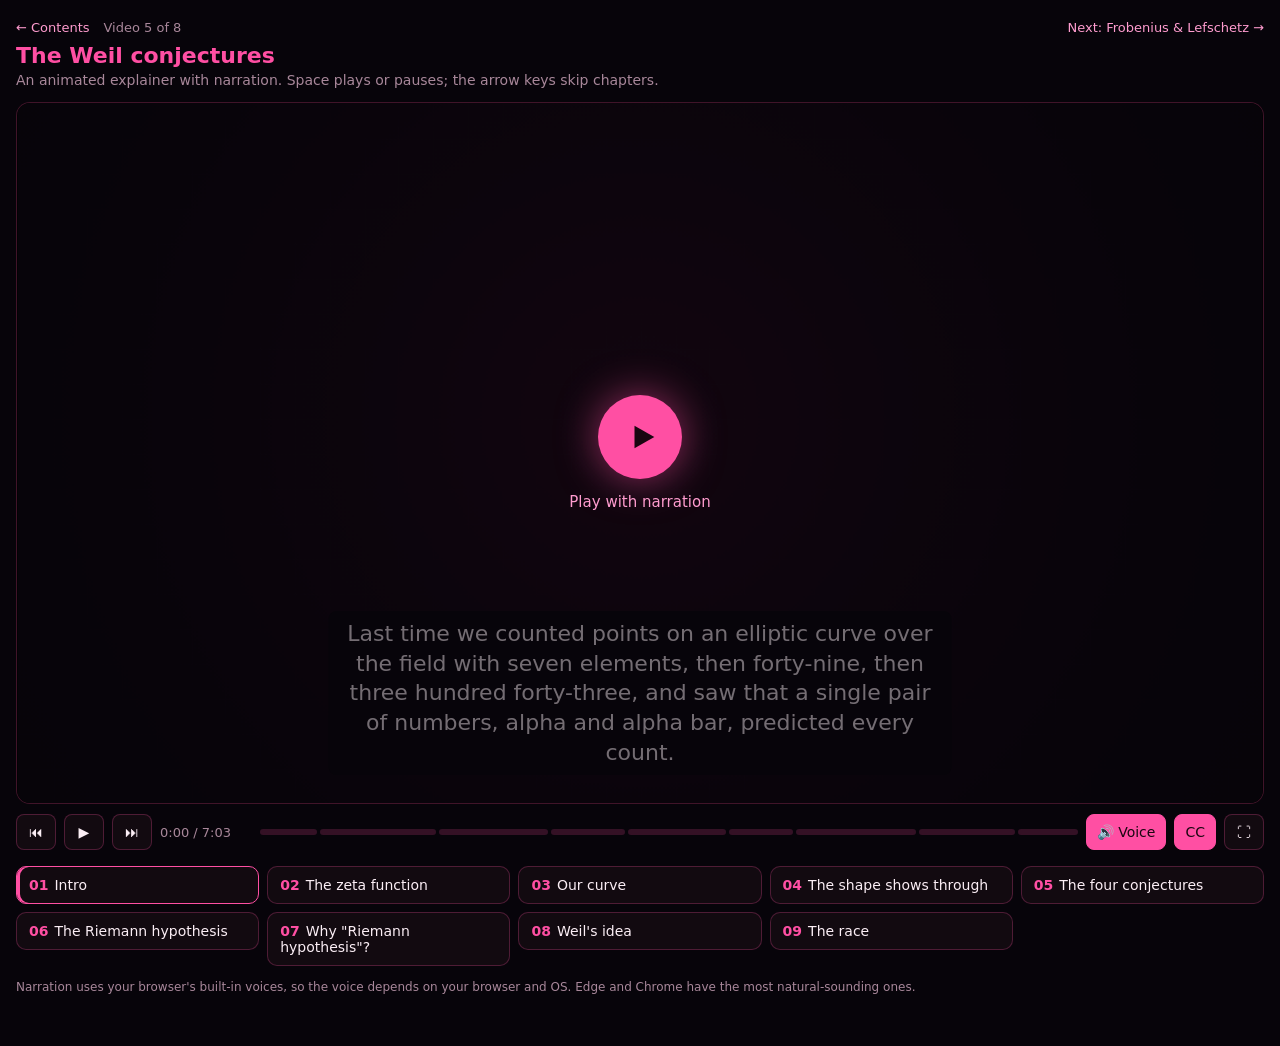
<file: weil-conjectures/index.html>
<!doctype html>
<html lang="en">
<head>
<meta charset="utf-8">
<meta name="viewport" content="width=device-width, initial-scale=1">
<title>The Weil Conjectures</title>
<link rel="stylesheet" href="../_shared/player.css">
<script src="../_shared/player.js"></script>
</head>
<body>
<script>
// ───────────────────────────── the numbers ─────────────────────────────
// E : y² = x³ − x + 1 over 𝔽₇.  aₚ = α + ᾱ = −4,  αᾱ = 7.
const P = 7, A = -4;
// sₙ = αⁿ + ᾱⁿ via sₙ = A·sₙ₋₁ − P·sₙ₋₂;   Nₙ = Pⁿ + 1 − sₙ
const S = [2, A];
for (let n = 2; n <= 8; n++) S.push(A * S[n - 1] - P * S[n - 2]);
const Nn = (n) => P ** n + 1 - S[n];
const minus = (n) => String(n).replace('-', '−');
const THETA = Math.atan2(Math.sqrt(4 * P - A * A), A);   // arg α

function card(x, y, w, h, n, head, body, a, hot = false) {
  if (a <= 0) return;
  panel(x, y, w, h, '', a);
  if (hot) { ctx.save(); ctx.globalAlpha = a; ctx.strokeStyle = COL.pink; ctx.lineWidth = 2.5; ctx.shadowColor = COL.pink; ctx.shadowBlur = 18; rr(x, y, w, h, 14); ctx.stroke(); ctx.restore(); }
  txt(n, x + 28, y + 30, { size: 20, weight: 700, color: COL.pink, alpha: a });
  txt(head, x + w / 2, y + 42, { size: 26, weight: 700, alpha: a });
  txt(body, x + w / 2, y + h - 42, { size: 22, font: MATH, color: COL.soft, alpha: a });
}

// ───────────────────────────── scenes ─────────────────────────────
const scenes = [
  {
    title: 'Intro',
    text: "Last time we counted points on an elliptic curve over the field with seven elements, then forty-nine, then three hundred forty-three, and saw that a single pair of numbers, alpha and alpha bar, predicted every count. That's suspicious. In nineteen forty-nine, André Weil asked: is this always true, for every equation, in any number of variables? His answer became the Weil conjectures, the problem that étale cohomology was built to solve.",
    draw(p) {
      txt('The Weil conjectures', 640, 90, { size: 58, weight: 700, color: COL.pink, glow: 22, alpha: ease(seg(p, 0.0, 0.08)) });
      const row = (n, at) => {
        const a = ease(seg(p, at, at + 0.05));
        const y = 190 + n * 52;
        txt(`over 𝔽 with 7${'⁰¹²³⁴⁵⁶'[n]} elements:`, 560, y, { size: 26, font: MATH, align: 'right', color: COL.soft, alpha: a });
        txt(`${Nn(n)} points`, 600, y, { size: 28, font: MATH, weight: 700, align: 'left', alpha: a });
      };
      for (let n = 1; n <= 5; n++) row(n, 0.05 + n * 0.04);
      txt('⋮', 640, 480, { size: 30, color: COL.dim, alpha: ease(seg(p, 0.28, 0.32)) });
      txt('all controlled by  α, ᾱ = −2 ± √3 i', 640, 530, { size: 32, font: MATH, color: COL.lav, glow: 10, alpha: ease(seg(p, 0.36, 0.43)) });
      txt('Weil, 1949: is this always true?', 640, 610, { size: 32, weight: 700, color: COL.pink, glow: 16, alpha: ease(seg(p, 0.52, 0.6)) });
    },
  },
  {
    title: 'The zeta function',
    text: "First, Weil packaged all the counts together. Take the count over the field with p to the n elements, call it N sub n, and pack them all into one power series, like this. Why the exponential, and why divide by n? Try a single point: one point over every field, so the series is t, plus t squared over two, plus t cubed over three. That sum is minus the log of one minus t, and the exponential undoes the log, leaving one over one minus t. That's the reason for the exp and the one over n: any term c to the n in the count becomes one simple factor, one over one minus c t. A line, plus its point at infinity, has p to the n plus one points, and its zeta function is one over one minus t, times one minus p t. Simple fractions.",
    draw(p) {
      txt('Z(t)  =  exp( N₁t + N₂t²/2 + N₃t³/3 + ⋯ )', 640, 120, { size: 40, font: MATH, weight: 700, color: COL.pink, glow: 16, alpha: ease(seg(p, 0.13, 0.19)) });
      txt('Nₙ = number of points over the field with pⁿ elements', 640, 180, { size: 22, color: COL.soft, alpha: ease(seg(p, 0.1, 0.16)) });
      txt('why exp, and why divide by n?  try one point:', 640, 230, { size: 20, color: COL.dim, alpha: fade(p, 0.21, 0.26, 0.56, 0.59) });
      txt('the reason:   cⁿ in the count   ⟶   one factor  1 / (1 − ct)', 640, 232, { size: 28, font: MATH, weight: 700, color: COL.lav, glow: 10, alpha: ease(seg(p, 0.6, 0.66)) });
      const la = ease(seg(p, 0.26, 0.31)), ra = ease(seg(p, 0.77, 0.82));
      panel(90, 280, 520, 300, 'a single point', la);
      dot(350, 330, 11, COL.pink, la, 18);
      txt('Nₙ = 1', 350, 380, { size: 26, font: MATH, alpha: ease(seg(p, 0.29, 0.34)) });
      txt('Z = exp( t + t²/2 + t³/3 + ⋯ )', 350, 432, { size: 26, font: MATH, alpha: ease(seg(p, 0.35, 0.4)) });
      txt('= exp( −log(1 − t) )', 350, 480, { size: 26, font: MATH, color: COL.lav, alpha: ease(seg(p, 0.44, 0.49)) });
      txt('= 1 / (1 − t)', 350, 535, { size: 34, font: MATH, weight: 700, color: COL.pink, alpha: ease(seg(p, 0.54, 0.59)) });
      panel(670, 280, 520, 300, 'a line, plus its point at ∞', ra);
      line(780, 360, 1080, 360, COL.lav, 3, ra);
      dot(1100, 360, 6, COL.lav, ra);
      txt('+ ∞', 1130, 360, { size: 20, color: COL.lav, alpha: ra });
      txt('Nₙ = pⁿ + 1', 930, 425, { size: 28, font: MATH, alpha: ra });
      txt('Z(t) = 1 / ((1 − t)(1 − pt))', 930, 510, { size: 32, font: MATH, weight: 700, color: COL.pink, alpha: ease(seg(p, 0.86, 0.91)) });
      txt('infinite lists → simple fractions', 640, 640, { size: 28, weight: 700, color: COL.pink, glow: 14, alpha: ease(seg(p, 0.94, 0.99)) });
    },
  },
  {
    title: 'Our curve',
    text: "Now our elliptic curve mod seven. Feed in all the counts: twelve, forty-eight, three hundred twenty-four, and on forever. Last time we saw that N sub n equals one, plus seven to the n, minus alpha to the n, minus alpha bar to the n. Each piece of that formula becomes one factor, just like the point and the line. The one gives one minus t, and the seven to the n gives one minus seven t, both on the bottom, like the line. The alphas come with a minus sign, which flips them to the top: one minus alpha t, times one minus alpha bar t. Multiplied out, that's one plus four t plus seven t squared. Infinitely many counts, compressed into three small polynomials. That's the first Weil conjecture: the zeta function is always a fraction of polynomials.",
    draw(p) {
      const a0 = ease(seg(p, 0.0, 0.05));
      txt('E :  y² = x³ − x + 1   over 𝔽₇', 640, 66, { size: 30, font: MATH, alpha: a0 });
      for (let n = 1; n <= 6; n++) {
        const a = ease(seg(p, 0.06 + n * 0.02, 0.09 + n * 0.02));
        txt(`N${'₀₁₂₃₄₅₆'[n]} = ${Nn(n)}`, 170 + (n - 1) * 190, 122, { size: 24, font: MATH, color: COL.soft, alpha: a });
      }
      // the count formula, one term per factor
      const fa = ease(seg(p, 0.1, 0.16));
      const ka = ease(seg(p, 0.37, 0.42)), kb = ease(seg(p, 0.44, 0.49)), kc = ease(seg(p, 0.55, 0.6));
      txt('Nₙ  =', 455, 205, { size: 36, font: MATH, align: 'right', alpha: fa });
      txt('1', 500, 205, { size: 36, font: MATH, weight: 700, color: ka > 0.5 ? COL.pink : COL.white, alpha: fa });
      txt('− αⁿ − ᾱⁿ', 640, 205, { size: 36, font: MATH, weight: 700, color: kc > 0.5 ? COL.lav : COL.white, alpha: fa });
      txt('+ 7ⁿ', 790, 205, { size: 36, font: MATH, weight: 700, color: kb > 0.5 ? COL.pink : COL.white, alpha: fa });
      // curved arrows around the sides of the fraction
      const bez = (x1, y1, cx, cy, x2, y2, c, a) => {
        if (a <= 0) return;
        const pts = [];
        for (let k = 0; k <= 24; k++) { const s = k / 24, u = 1 - s; pts.push([u * u * x1 + 2 * u * s * cx + s * s * x2, u * u * y1 + 2 * u * s * cy + s * s * y2]); }
        polyline(pts.slice(0, 23), c, 2.5, a);
        arrow(pts[22][0], pts[22][1], x2, y2, c, 2.5, a);
      };
      const ya = ease(seg(p, 0.27, 0.32));
      txt('Z(t) =', 380, 378, { size: 40, font: MATH, align: 'right', alpha: ya });
      line(470, 378, 815, 378, COL.white, 3, ya);
      bez(498, 228, 410, 330, 488, 430, COL.pink, ka);
      txt('(1 − t)', 560, 432, { size: 40, font: MATH, alpha: ka });
      bez(792, 228, 870, 330, 812, 430, COL.pink, kb);
      txt('(1 − 7t)', 725, 432, { size: 40, font: MATH, alpha: kb });
      txt('same as the line', 860, 470, { size: 20, color: COL.dim, align: 'left', alpha: ease(seg(p, 0.51, 0.56)) });
      arrow(640, 228, 640, 290, COL.lav, 2.5, kc);
      txt('(1 − αt)(1 − ᾱt)', 640, 322, { size: 40, font: MATH, color: COL.lav, alpha: ease(seg(p, 0.63, 0.68)) });
      txt('top multiplied out:  1 + 4t + 7t²', 640, 512, { size: 34, font: MATH, weight: 700, color: COL.pink, glow: 14, alpha: ease(seg(p, 0.72, 0.77)) });
      txt('infinitely many counts → 3 small polynomials', 640, 572, { size: 26, color: COL.soft, alpha: ease(seg(p, 0.8, 0.85)) });
      txt('Conjecture 1: Z is always a fraction of polynomials', 640, 632, { size: 30, weight: 700, color: COL.pink, glow: 14, alpha: ease(seg(p, 0.86, 0.92)) });
    },
  },
  {
    title: 'The shape shows through',
    text: "Here's the second surprise. Look at the degrees of those polynomials. The bottom left, one minus t, has degree one. The top has degree two. The bottom right has degree one. One, two, one. Where have we seen that? Those are the sizes of H zero, H one and H two for the torus, from the homology and cohomology videos. And the top-bottom pattern, H one on top, H zero and H two below, matches the alternating signs in the Lefschetz formula. Counting points mod p somehow sees the shape of the complex torus.",
    draw(p, t) {
      const rows = [
        ['H⁰', '1 − t', '1', 0.15, 470, COL.white],
        ['H¹', '1 + 4t + 7t²', '2', 0.25, 270, COL.pink],
        ['H²', '1 − 7t', '1', 0.35, 470, COL.white],
      ];
      // fraction layout: H¹ on top, H⁰ and H² below
      const a0 = ease(seg(p, 0.03, 0.1));
      line(140, 370, 760, 370, COL.white, 3, a0);
      txt('(1 + 4t + 7t²)', 450, 300, { size: 44, font: MATH, color: COL.pink, alpha: a0 });
      txt('(1 − t)', 300, 440, { size: 44, font: MATH, alpha: a0 });
      txt('(1 − 7t)', 590, 440, { size: 44, font: MATH, alpha: a0 });
      const da = (at) => ease(seg(p, at, at + 0.05));
      txt('degree 1', 300, 500, { size: 22, color: COL.lav, alpha: da(0.15) });
      txt('degree 2', 450, 240, { size: 22, color: COL.lav, alpha: da(0.22) });
      txt('degree 1', 590, 500, { size: 22, color: COL.lav, alpha: da(0.29) });
      txt('1,  2,  1', 450, 590, { size: 44, weight: 700, font: MATH, color: COL.lav, glow: 14, alpha: da(0.34) });
      // torus with Betti numbers
      const ta = ease(seg(p, 0.42, 0.5));
      drawSurface({ pitch: 1.0, yaw: -0.25 + 0.35 * Math.sin(t * 0.35), cx: 1010, cy: 300, scale: 95, alpha: ta });
      const b = [['H⁰ = ℤ', '1'], ['H¹ = ℤ²', '2'], ['H² = ℤ', '1']];
      b.forEach(([h, d], i) => {
        const a = ease(seg(p, 0.48 + i * 0.04, 0.52 + i * 0.04));
        txt(h, 960, 460 + i * 46, { size: 26, font: MATH, align: 'right', alpha: a });
        txt(`size ${d}`, 990, 460 + i * 46, { size: 24, align: 'left', color: COL.lav, alpha: a });
      });
      txt('H¹ on top, H⁰ and H² below  =  the Lefschetz signs  + − +', 640, 660, { size: 24, color: COL.soft, alpha: ease(seg(p, 0.7, 0.78)) });
      txt('mod p counting sees the complex shape!', 640, 140 - 60, { size: 30, weight: 700, color: COL.pink, glow: 16, alpha: ease(seg(p, 0.88, 0.94)) });
    },
  },
  {
    title: 'The four conjectures',
    text: "Weil conjectured this for every smooth equation, with no sharp corners or crossings, in any dimension. Here q is the size of the field, p or a power of p, and d is the dimension: one for curves. Four statements. One: the zeta function is a fraction of polynomials, where P sub i is the polynomial for H sub i. Two: a mirror symmetry, swapping t with t prime, where q to the d, times t, times t prime, equals one. For our curve, seven divided by alpha is exactly alpha bar, so the roots come in mirror pairs. Three: the degrees of the polynomials are the Betti numbers, the sizes of H i for the complex shape. And four, the hardest: the Riemann hypothesis.",
    draw(p) {
      txt('any smooth X (no sharp corners or crossings), any dimension:', 640, 68, { size: 24, color: COL.soft, alpha: ease(seg(p, 0.0, 0.06)) });
      txt('q = size of the field (p or a power of p)      d = dimension (1 for curves)', 640, 102, { size: 21, font: MATH, color: COL.lav, alpha: ease(seg(p, 0.1, 0.16)) });
      const cw = 540, ch = 200;
      card(80, 130, cw, ch, '1', 'Rationality', 'Z(t) = P₁ P₃ ⋯ / P₀ P₂ ⋯', ease(seg(p, 0.29, 0.34)));
      txt('Pᵢ = the polynomial for Hⁱ', 350, 228, { size: 21, font: MATH, color: COL.lav, alpha: ease(seg(p, 0.37, 0.42)) });
      card(660, 130, cw, ch, '2', 'Functional equation', 't  ↔  t′,    qᵈ · t · t′ = 1', ease(seg(p, 0.45, 0.5)));
      txt('ours:  7 / α = ᾱ   →  roots in mirror pairs', 930, 228, { size: 21, font: MATH, color: COL.lav, alpha: ease(seg(p, 0.62, 0.67)) });
      card(80, 360, cw, ch, '3', 'Betti numbers', 'deg Pᵢ = size of Hⁱ for the complex shape', ease(seg(p, 0.76, 0.81)));
      card(660, 360, cw, ch, '4', 'Riemann hypothesis', 'the hardest one  (next)', ease(seg(p, 0.91, 0.96)), p > 0.96);
    },
  },
  {
    title: 'The Riemann hypothesis',
    text: "Write each polynomial P sub i as a product of factors, one minus alpha t. The Riemann hypothesis says every such alpha has size exactly the square root of q, raised to the power i. Check it on our curve, where q is seven and i is one: alpha is minus two plus root three i, and its size squared is four plus three, which is seven. So alpha has size root seven. That's the root p bound from last time.",
    draw(p) {
      txt('Pᵢ(t) = (1 − α₁t)(1 − α₂t) ⋯', 640, 110, { size: 38, font: MATH, alpha: ease(seg(p, 0.0, 0.07)) });
      txt('Conjecture 4:  every such α has  |α| = (√q)ⁱ', 640, 195, { size: 36, font: MATH, weight: 700, color: COL.pink, glow: 16, alpha: ease(seg(p, 0.16, 0.23)) });
      const ca = ease(seg(p, 0.38, 0.44));
      txt('our curve:  q = 7,  i = 1', 380, 300, { size: 28, font: MATH, color: COL.soft, alpha: ca });
      txt('α = −2 + √3 i', 380, 365, { size: 32, font: MATH, alpha: ease(seg(p, 0.55, 0.6)) });
      txt('|α|² = 4 + 3 = 7', 380, 430, { size: 32, font: MATH, alpha: ease(seg(p, 0.66, 0.71)) });
      txt('|α| = √7  ✓', 380, 500, { size: 38, font: MATH, weight: 700, color: COL.pink, glow: 14, alpha: ease(seg(p, 0.79, 0.84)) });
      // complex plane: circle of radius √7 through α and ᾱ
      const CX = 950, CY = 420, S = 46, R = Math.sqrt(P) * S;
      line(CX - 170, CY, CX + 170, CY, COL.white, 1.2, 0.4 * ca);
      line(CX, CY - 150, CX, CY + 150, COL.white, 1.2, 0.4 * ca);
      const ra = ease(seg(p, 0.79, 0.84));
      ring(CX, CY, R, COL.lav, ra, 2);
      txt('radius √7', CX + 82, CY - 120, { size: 20, color: COL.lav, align: 'left', alpha: ra });
      const za = ease(seg(p, 0.55, 0.6));
      const ax = CX + A / 2 * S, ay = Math.sqrt(4 * P - A * A) / 2 * S;
      dot(ax, CY - ay, 8, COL.pink, za, 14);
      dot(ax, CY + ay, 8, COL.pink, za, 14);
      txt('α', ax - 22, CY - ay - 14, { size: 24, font: MATH, color: COL.pink, alpha: za });
      txt('ᾱ', ax - 22, CY + ay + 16, { size: 24, font: MATH, color: COL.pink, alpha: za });
      line(CX, CY, ax, CY - ay, COL.pink, 2, 0.7 * ra);
      txt('curves:  |α| = √p,  the bound from video 4', 640, 625, { size: 26, font: MATH, color: COL.lav, alpha: ease(seg(p, 0.87, 0.93)) });
    },
  },
  {
    title: 'Why "Riemann hypothesis"?',
    text: "Why name it after Riemann? His zeta function is one, plus two to the minus s, plus three to the minus s, and so on. Substitute t equals p to the minus s in ours. The zeros of our zeta function happen where p to the s equals alpha. The size of p to the s is p to the real part of s, and alpha has size root p, so every zero has real part exactly one half. Here they are, marching up the line. The lines at real part zero and one hold the poles, where the bottom of the fraction is zero and the function blows up. That's exactly the original Riemann hypothesis, a million dollar Millennium problem: Riemann's nontrivial zeros, ignoring easy ones at minus two, minus four, and so on, also lie on the line of real part one half. Over finite fields, Weil's version can actually be proved.",
    draw(p) {
      txt('Riemann:  ζ(s) = 1 + 2⁻ˢ + 3⁻ˢ + ⋯', 340, 78, { size: 26, font: MATH, color: COL.soft, alpha: ease(seg(p, 0.03, 0.09)) });
      txt('t = p⁻ˢ :   zeros where  pˢ = α', 340, 132, { size: 28, font: MATH, alpha: ease(seg(p, 0.14, 0.2)) });
      txt('|pˢ| = p^(Re s)', 340, 186, { size: 28, font: MATH, color: COL.lav, alpha: ease(seg(p, 0.29, 0.34)) });
      txt('|α| = √p   ⟹   Re s = ½', 340, 242, { size: 32, font: MATH, weight: 700, color: COL.pink, alpha: ease(seg(p, 0.42, 0.47)) });
      // s-plane
      const OX = 820, OY = 380, U = 220, V = 34;   // Re → x, Im → y
      const sx = (re) => OX + U * (re - 0.5), sy = (im) => OY - V * im;
      const a0 = ease(seg(p, 0.1, 0.18));
      panel(600, 80, 440, 600, 'the s-plane', a0);
      line(sx(-0.4), OY, sx(1.4), OY, COL.white, 1.2, 0.4 * a0);
      const pa = ease(seg(p, 0.53, 0.58));
      line(sx(0), 120, sx(0), 660, COL.white, 1.2, (0.4 - 0.15 * pa) * a0);
      line(sx(1), 120, sx(1), 660, COL.white, 1, 0.25 * a0);
      txt('0', sx(0) - 16, OY + 30, { size: 18, color: COL.dim, alpha: a0 });
      txt('1', sx(1) + 16, OY + 30, { size: 18, color: COL.dim, alpha: a0 });
      // poles: t = 1 (Re s = 0) and t = 1/7 (Re s = 1), from (1 − t)(1 − 7t)
      for (let k = -2; k <= 2; k++) {
        const im = TAU * k / Math.log(P);
        for (const re of [0, 1]) {
          const x = sx(re), y = sy(im);
          line(x - 7, y - 7, x + 7, y + 7, COL.soft, 2.5, pa);
          line(x - 7, y + 7, x + 7, y - 7, COL.soft, 2.5, pa);
        }
      }
      txt('× = poles: bottom of the fraction is 0, Z blows up', 340, 382, { size: 20, color: COL.soft, alpha: pa });
      const la = ease(seg(p, 0.42, 0.47));
      ctx.save(); ctx.setLineDash([8, 8]);
      line(sx(0.5), 120, sx(0.5), 660, COL.lav, 2, la);
      ctx.restore();
      txt('Re s = ½', sx(0.5), 690 - 20, { size: 20, color: COL.lav, alpha: la });
      // zeros: s = ½ + i(±θ + 2πk)/ln p
      const L = Math.log(P);
      const zs = [];
      for (let k = -3; k <= 3; k++) for (const sg of [1, -1]) zs.push((sg * THETA + TAU * k) / L);
      zs.sort((a, b) => Math.abs(a) - Math.abs(b));
      zs.forEach((im, i) => {
        if (Math.abs(im) > 8) return;
        const a = ease(seg(p, 0.48 + i * 0.01, 0.51 + i * 0.01));
        dot(sx(0.5), sy(im), 8, COL.pink, a, 16);
      });
      txt('zeros of our curve', 340, 300, { size: 24, color: COL.pink, alpha: ease(seg(p, 0.48, 0.52)) });
      txt('all on the line', 340, 338, { size: 24, color: COL.soft, alpha: ease(seg(p, 0.5, 0.54)) });
      const ra = ease(seg(p, 0.66, 0.71));
      panel(80, 420, 500, 200, '', ra);
      txt('Riemann (1859), unsolved:', 330, 460, { size: 22, color: COL.soft, alpha: ra });
      txt('nontrivial zeros of ζ(s) have Re s = ½', 330, 496, { size: 24, font: MATH, weight: 700, alpha: ra });
      txt('(ignoring easy zeros at −2, −4, −6, …)', 330, 526, { size: 18, color: COL.dim, alpha: ease(seg(p, 0.8, 0.85)) });
      txt('a Millennium Prize problem · $1,000,000', 330, 560, { size: 20, color: COL.lav, alpha: ease(seg(p, 0.72, 0.77)) });
      txt('the finite-field version can be proved', 330, 596, { size: 22, color: COL.pink, weight: 700, alpha: ease(seg(p, 0.92, 0.97)) });
    },
  },
  {
    title: "Weil's idea",
    text: "Weil also saw why it should be true. A point mod p is a fixed point of Frobenius. If varieties mod p had a cohomology like the complex one, the Lefschetz formula would turn point counts into traces of Frobenius on each H i. Then the zeta function would be a fraction with one polynomial per cohomology group. For our curve, the determinant of one minus t Frobenius on H one would be exactly one plus four t plus seven t squared, the top of our fraction. That explains conjectures one, two and three at once. The catch: no such cohomology existed. Over each finite field the curve is just a scatter of dots: no continuous loops to draw, no holes to count.",
    draw(p) {
      const steps = [
        ['points mod p', 'fixed points of Frobenius', 0.05],
        ['Lefschetz', 'Nₙ = Σ (−1)ⁱ tr(Frobⁿ | Hⁱ)', 0.19],
        ['so', 'Z(t) = Π det(1 − t·Frob | Hⁱ)^(±1)', 0.3],
        ['for us', 'det(1 − t·Frob | H¹) = 1 + 4t + 7t²', 0.43],
        ['explains', 'conjectures 1–3: rationality · symmetry · Betti', 0.63],
      ];
      steps.forEach(([h, b, at], i) => {
        const a = ease(seg(p, at, at + 0.06));
        const y = 90 + i * 88;
        txt(h, 300, y, { size: 26, color: COL.soft, align: 'right', alpha: a });
        txt(b, 340, y, { size: 28, font: MATH, align: 'left', alpha: a, color: i === 4 ? COL.lav : i === 3 ? COL.pink : COL.white });
        if (i < 4) arrow(250, y + 22, 250, y + 64, COL.pink, 2.5, ease(seg(p, steps[i + 1][2] - 0.04, steps[i + 1][2])));
      });
      const ca = ease(seg(p, 0.71, 0.76));
      txt('the catch:  which Hⁱ ?', 640, 560, { size: 38, weight: 700, color: COL.pink, glow: 18, alpha: ca });
      txt('over each finite field the curve is a scatter of dots: no continuous loops, no holes', 640, 620, { size: 22, color: COL.soft, alpha: ease(seg(p, 0.77, 0.82)) });
    },
  },
  {
    title: 'The race',
    text: "So began a twenty-five year race. In nineteen sixty, Dwork proved rationality with p-adic analysis. In the sixties, Grothendieck and his school built étale cohomology, exactly the cohomology Weil wanted, and with it proved the first three conjectures. The Riemann hypothesis held out until nineteen seventy-four, when Deligne, Grothendieck's student, proved it, and won the Fields Medal. The next videos follow the same path: Frobenius and Lefschetz up close, then étale cohomology, then Deligne's proof.",
    draw(p) {
      const X0 = 140, X1 = 1140, Y = 330;
      const yr = (y) => X0 + (X1 - X0) * (y - 1945) / (1980 - 1945);
      const a0 = ease(seg(p, 0.02, 0.1));
      line(X0, Y, X1, Y, COL.pink, 2, 0.6 * a0);
      const ev = [
        [1949, 'Weil', 'states the conjectures', 0.04, -1],
        [1960, 'Dwork', 'rationality (p-adic)', 0.14, 1],
        [1964, 'Grothendieck', 'étale cohomology: 1, 2, 3', 0.3, -1],
        [1974, 'Deligne', 'Riemann hypothesis', 0.5, 1],
      ];
      for (const [y, who, what, at, side] of ev) {
        const a = ease(seg(p, at, at + 0.06));
        const x = yr(y), hot = who === 'Deligne';
        dot(x, Y, hot ? 11 : 8, COL.pink, a, hot ? 20 : 10);
        line(x, Y, x, Y + side * 60, COL.pink, 1.5, 0.6 * a);
        txt(String(y), x, Y - side * 26, { size: 20, color: COL.dim, alpha: a });
        txt(who, x, Y + side * 85, { size: 28, weight: 700, color: hot ? COL.pink : COL.white, alpha: a });
        txt(what, x, Y + side * 120, { size: 20, color: COL.soft, alpha: a });
      }
      txt('Fields Medal, 1978', yr(1974), Y + 160, { size: 22, color: COL.lav, alpha: ease(seg(p, 0.58, 0.64)) });
      const na = ease(seg(p, 0.7, 0.78));
      txt('next:', 260, 610, { size: 24, color: COL.dim, alpha: na });
      ['6 · Frobenius & Lefschetz', '7 · étale cohomology', '8 · Deligne’s proof'].forEach((s, i) =>
        txt(s, 470 + i * 300, 610, { size: 24, weight: 700, color: i === 0 ? COL.pink : COL.soft, alpha: ease(seg(p, 0.74 + i * 0.05, 0.8 + i * 0.05)) }));
    },
  },
];

startVideo({ title: 'The Weil conjectures', scenes });
</script>
</body>
</html>
</file>
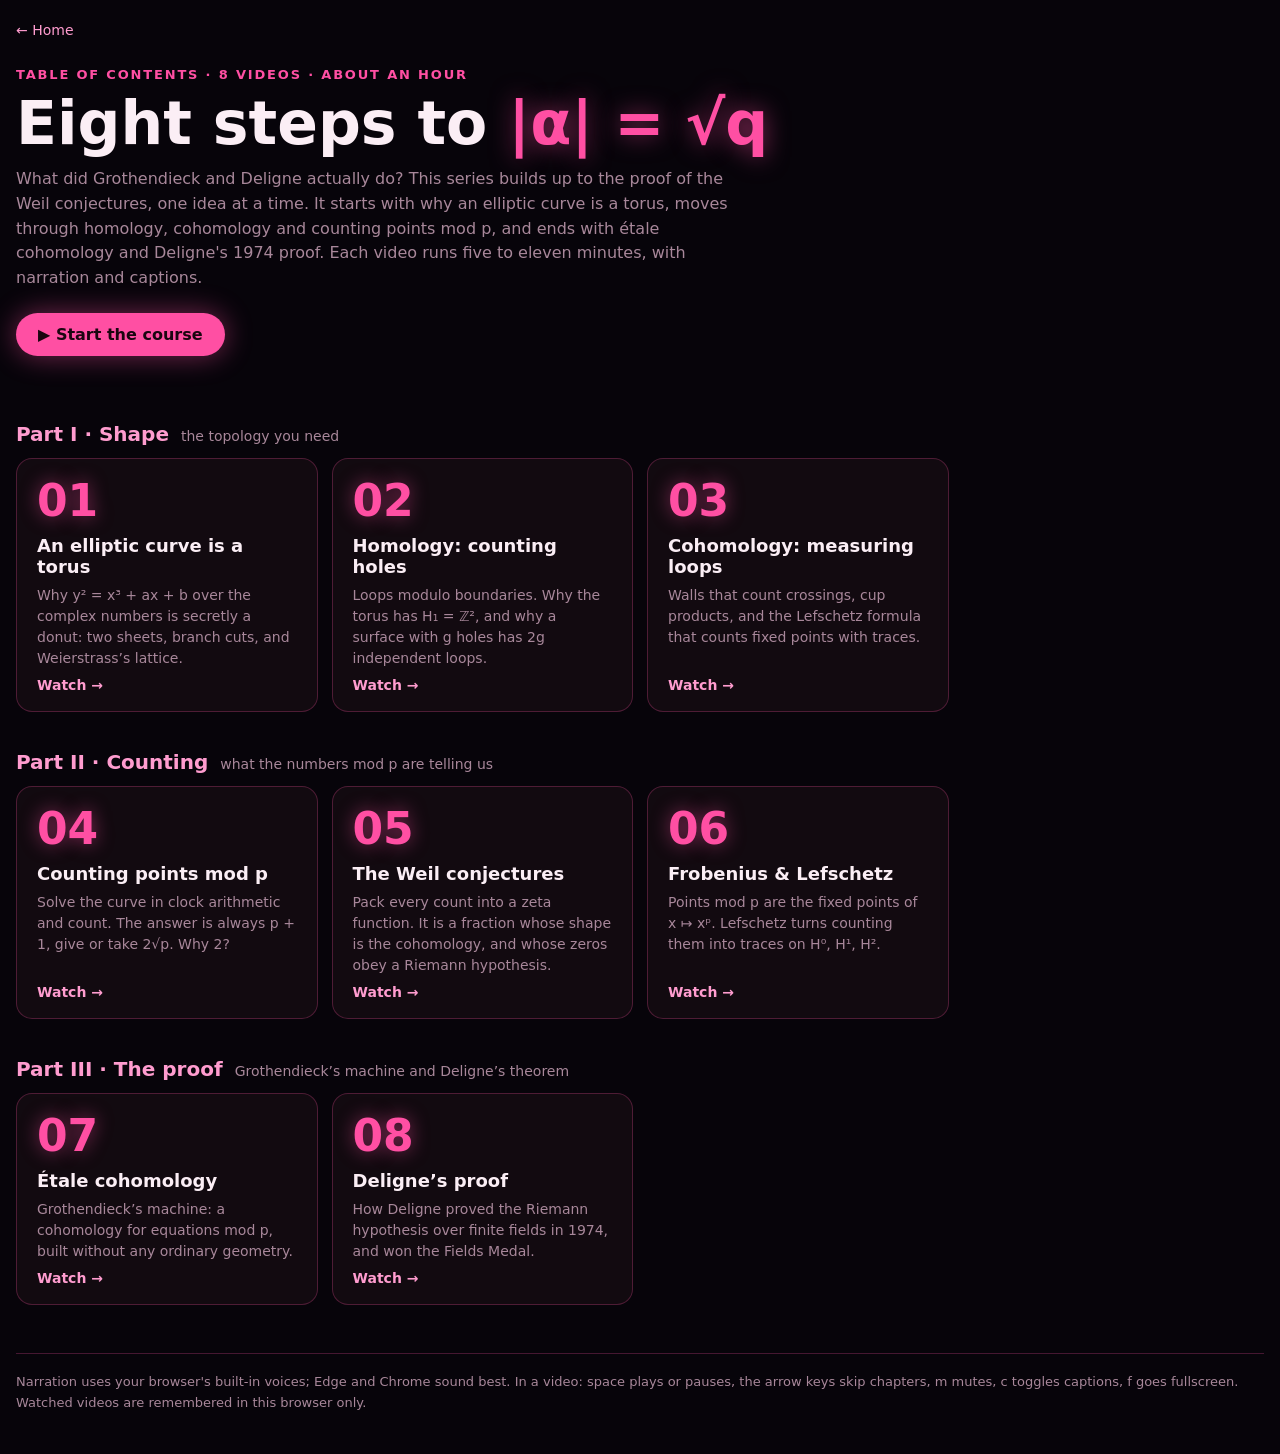
<file: contents.html>
<!doctype html>
<html lang="en">
<head>
<meta charset="utf-8">
<meta name="viewport" content="width=device-width, initial-scale=1">
<title>Contents · The Riemann Hypothesis over Finite Fields</title>
<link rel="stylesheet" href="_shared/player.css">
<script src="_shared/player.js"></script>
<style>
  .hero { padding: 28px 0 28px; }
  .home { color: var(--soft); text-decoration: none; font-size: 14px; }
  .home:hover { color: var(--pink); }
  .hero .kicker { color: var(--pink); font-size: 13px; letter-spacing: 0.14em; text-transform: uppercase; font-weight: 600; }
  .hero h1 { font-size: clamp(34px, 6vw, 60px); margin: 10px 0 12px; line-height: 1.05; color: var(--text); }
  .hero h1 em { font-style: normal; color: var(--pink); text-shadow: 0 0 24px rgba(255, 79, 163, 0.55); }
  .hero p { color: var(--muted); max-width: 720px; font-size: 16px; line-height: 1.55; margin: 0 0 22px; }
  .cta { display: inline-block; background: var(--pink); color: #1a0610; padding: 12px 22px; border-radius: 999px; font-weight: 700; text-decoration: none; box-shadow: 0 0 28px rgba(255, 79, 163, 0.45); }
  .cta:hover { filter: brightness(1.1); }
  .progress { color: var(--muted); font-size: 13px; margin-left: 14px; }
  .part { margin: 38px 0 12px; display: flex; align-items: baseline; gap: 12px; }
  .part h2 { margin: 0; font-size: 20px; color: var(--soft); font-weight: 600; }
  .part span { color: var(--muted); font-size: 14px; }
  .grid { display: grid; grid-template-columns: repeat(auto-fill, minmax(280px, 1fr)); gap: 14px; }
  .card { position: relative; display: flex; flex-direction: column; gap: 8px; padding: 20px 20px 18px; border-radius: 16px; background: var(--panel); border: 1px solid var(--line); color: inherit; text-decoration: none; transition: border-color .15s, transform .15s, box-shadow .15s; min-height: 200px; }
  a.card:hover { border-color: var(--pink); transform: translateY(-2px); box-shadow: 0 8px 30px rgba(255, 79, 163, 0.18); }
  .card .num { font-size: 44px; font-weight: 800; color: var(--pink); line-height: 1; text-shadow: 0 0 18px rgba(255, 79, 163, 0.5); font-variant-numeric: tabular-nums; }
  .card h3 { margin: 4px 0 0; font-size: 18px; }
  .card p { margin: 0; color: var(--muted); font-size: 14px; line-height: 1.5; flex: 1; }
  .card .go { color: var(--soft); font-size: 14px; font-weight: 600; }
  .card.soon { opacity: 0.5; }
  .card.soon .num { color: var(--muted); text-shadow: none; }
  .card .seen { position: absolute; top: 16px; right: 16px; font-size: 12px; color: #1a0610; background: var(--soft); border-radius: 999px; padding: 2px 9px; font-weight: 700; }
  footer { margin-top: 48px; color: var(--muted); font-size: 13px; line-height: 1.6; border-top: 1px solid var(--line); padding-top: 18px; }
</style>
</head>
<body>
<main>
  <a class="home" href="index.html">← Home</a>
  <section class="hero">
    <div class="kicker">Table of contents · 8 videos · about an hour</div>
    <h1>Eight steps to <em>|α| = √q</em></h1>
    <p>What did Grothendieck and Deligne actually do? This series builds up to the proof of the Weil conjectures, one idea at a time. It starts with why an elliptic curve is a torus, moves through homology, cohomology and counting points mod p, and ends with étale cohomology and Deligne's 1974 proof. Each video runs five to eleven minutes, with narration and captions.</p>
    <a class="cta" id="cta" href="elliptic-curve-torus/index.html">▶ Start the course</a><span class="progress" id="progress"></span>
  </section>

  <div id="parts"></div>

  <footer>
    Narration uses your browser's built-in voices; Edge and Chrome sound best. In a video: space plays or pauses, the arrow keys skip chapters, m mutes, c toggles captions, f goes fullscreen.<br>
    Watched videos are remembered in this browser only.
  </footer>
</main>
<script>
  const PARTS = [
    { name: 'Part I · Shape', note: 'the topology you need', items: [0, 1, 2] },
    { name: 'Part II · Counting', note: 'what the numbers mod p are telling us', items: [3, 4, 5] },
    { name: 'Part III · The proof', note: 'Grothendieck’s machine and Deligne’s theorem', items: [6, 7] },
  ];
  let seen = {};
  try { seen = JSON.parse(localStorage.getItem('course-seen') || '{}'); } catch (e) {}
  const root = document.getElementById('parts');
  for (const part of PARTS) {
    const head = document.createElement('div');
    head.className = 'part';
    head.innerHTML = `<h2></h2><span></span>`;
    head.querySelector('h2').textContent = part.name;
    head.querySelector('span').textContent = part.note;
    root.appendChild(head);
    const grid = document.createElement('div');
    grid.className = 'grid';
    for (const i of part.items) {
      const c = COURSE[i];
      const el = document.createElement(c.ready ? 'a' : 'div');
      el.className = 'card' + (c.ready ? '' : ' soon');
      if (c.ready) el.href = `${c.slug}/index.html`;
      el.innerHTML = `<div class="num"></div><h3></h3><p></p><div class="go"></div>`;
      el.querySelector('.num').textContent = String(i + 1).padStart(2, '0');
      el.querySelector('h3').textContent = c.title;
      el.querySelector('p').textContent = c.blurb;
      el.querySelector('.go').textContent = c.ready ? 'Watch →' : 'Coming soon';
      if (seen[c.slug]) { const b = document.createElement('span'); b.className = 'seen'; b.textContent = 'watched'; el.appendChild(b); }
      grid.appendChild(el);
    }
    root.appendChild(grid);
  }
  // "Continue" button: first ready video not yet watched.
  const nextUp = COURSE.find((c) => c.ready && !seen[c.slug]);
  const done = COURSE.filter((c) => seen[c.slug]).length;
  if (done && nextUp) {
    const cta = document.getElementById('cta');
    cta.href = `${nextUp.slug}/index.html`;
    cta.textContent = `▶ Continue: ${nextUp.title}`;
  }
  if (done) document.getElementById('progress').textContent = `${done} of ${COURSE.length} watched`;
</script>
</body>
</html>
</file>
<file: _shared/player.css>
:root {
  --bg: #07040a;
  --panel: #120a10;
  --pink: #ff4fa3;
  --soft: #ff9ccf;
  --text: #fbeef5;
  --muted: #a8879a;
  --line: rgba(255, 79, 163, 0.25);
}
* { box-sizing: border-box; }
html, body {
  margin: 0;
  background: var(--bg);
  color: var(--text);
  font-family: "Segoe UI", system-ui, -apple-system, sans-serif;
}
main { max-width: 1280px; margin: 0 auto; padding: 20px 16px 40px; }
.course-nav { display: flex; align-items: center; gap: 14px; margin-bottom: 8px; font-size: 13px; color: var(--muted); }
.course-nav a { color: var(--soft); text-decoration: none; }
.course-nav a:hover { color: var(--pink); text-decoration: underline; }
.course-nav .next { margin-left: auto; }
header h1 { font-size: 22px; margin: 0 0 4px; color: var(--pink); font-weight: 600; }
header p { margin: 0 0 14px; color: var(--muted); font-size: 14px; }

.player {
  position: relative;
  width: 100%;
  aspect-ratio: 16 / 9;
  background: #000;
  border: 1px solid var(--line);
  border-radius: 14px;
  overflow: hidden;
}
.player:fullscreen { border-radius: 0; border: 0; }
canvas { width: 100%; height: 100%; display: block; object-fit: contain; }

.caption {
  position: absolute;
  left: 50%;
  bottom: 4%;
  transform: translateX(-50%);
  max-width: 86%;
  text-align: center;
  font-size: clamp(13px, 1.9vw, 22px);
  line-height: 1.35;
  background: rgba(7, 4, 10, 0.8);
  padding: 0.35em 0.8em;
  border-radius: 8px;
  pointer-events: none;
}
.caption:empty { display: none; }

.start {
  position: absolute;
  inset: 0;
  display: flex;
  flex-direction: column;
  align-items: center;
  justify-content: center;
  gap: 14px;
  background: rgba(7, 4, 10, 0.55);
  border: 0;
  color: var(--text);
  cursor: pointer;
  font: inherit;
}
.start[hidden] { display: none; }
.start .disc {
  width: 84px; height: 84px; border-radius: 50%;
  background: var(--pink);
  display: grid; place-items: center;
  box-shadow: 0 0 40px rgba(255, 79, 163, 0.55);
}
.start .disc svg { margin-left: 6px; }
.start span { font-size: 15px; color: var(--soft); }

.controls { display: flex; align-items: center; gap: 8px; margin-top: 10px; flex-wrap: wrap; }
.controls button {
  background: var(--panel); color: var(--text);
  border: 1px solid var(--line); border-radius: 8px;
  height: 36px; min-width: 40px; padding: 0 10px;
  font: inherit; font-size: 14px; cursor: pointer;
}
.controls button:hover { border-color: var(--pink); }
.controls button[aria-pressed="true"] { background: var(--pink); color: #1a0610; border-color: var(--pink); }
.controls button:disabled { opacity: 0.4; cursor: not-allowed; }
.time { font-variant-numeric: tabular-nums; color: var(--muted); font-size: 13px; min-width: 92px; }

.bar { flex: 1 1 240px; display: flex; gap: 3px; height: 36px; }
.segw { display: flex; align-items: center; cursor: pointer; min-width: 6px; }
.seg { position: relative; width: 100%; height: 6px; background: rgba(255, 79, 163, 0.18); border-radius: 3px; overflow: hidden; }
.segw:hover .seg { height: 9px; }
.seg i { position: absolute; left: 0; top: 0; bottom: 0; width: 0; background: var(--pink); }

.chapters {
  display: grid;
  grid-template-columns: repeat(auto-fill, minmax(220px, 1fr));
  gap: 8px; margin: 16px 0 0; padding: 0; list-style: none;
}
.chapters button {
  width: 100%; text-align: left;
  background: var(--panel); border: 1px solid var(--line); color: var(--text);
  border-radius: 10px; padding: 10px 12px;
  font: inherit; font-size: 14px; cursor: pointer;
}
.chapters button:hover { border-color: var(--pink); }
.chapters button.on { border-color: var(--pink); box-shadow: inset 3px 0 0 var(--pink); }
.chapters b { color: var(--pink); margin-right: 6px; font-variant-numeric: tabular-nums; }
.hint { color: var(--muted); font-size: 12px; margin-top: 14px; }
.hint a { color: var(--soft); }

/* end card */
.endcard {
  position: absolute; inset: 0; z-index: 5;
  display: flex; flex-direction: column; align-items: center; justify-content: center; gap: 16px;
  background: radial-gradient(ellipse at center, rgba(40, 8, 26, 0.97), rgba(7, 4, 10, 0.98));
  padding: 24px; text-align: center;
}
.endcard[hidden] { display: none; }
.ec-kicker { font-size: 13px; letter-spacing: 0.14em; text-transform: uppercase; color: var(--soft); }
.ec-next {
  display: flex; align-items: center; gap: 18px; max-width: 620px; text-align: left;
  padding: 16px 22px; border-radius: 14px; text-decoration: none; color: var(--text);
  background: rgba(255, 79, 163, 0.10); border: 1px solid rgba(255, 79, 163, 0.45);
  box-shadow: 0 0 40px rgba(255, 79, 163, 0.25); transition: transform .15s, box-shadow .15s;
}
.ec-next:hover { transform: translateY(-2px); box-shadow: 0 0 60px rgba(255, 79, 163, 0.45); }
.ec-play { flex: none; width: 56px; height: 56px; border-radius: 50%; background: var(--pink); color: #1a0610; display: grid; place-items: center; font-size: 22px; }
.ec-next b { display: block; font-size: 22px; margin-bottom: 4px; }
.ec-next small { display: block; font-size: 14px; color: var(--soft); line-height: 1.4; }
.ec-count { font-size: 14px; color: var(--soft); min-height: 1em; }
.ec-done { font-size: 26px; color: var(--text); }
.ec-row { display: flex; gap: 10px; flex-wrap: wrap; justify-content: center; }
.ec-row button, .ec-row a {
  background: var(--panel); color: var(--text); border: 1px solid var(--line); border-radius: 8px;
  padding: 8px 14px; font: inherit; font-size: 14px; cursor: pointer; text-decoration: none;
}
.ec-row button:hover, .ec-row a:hover { border-color: var(--pink); }
</file>
